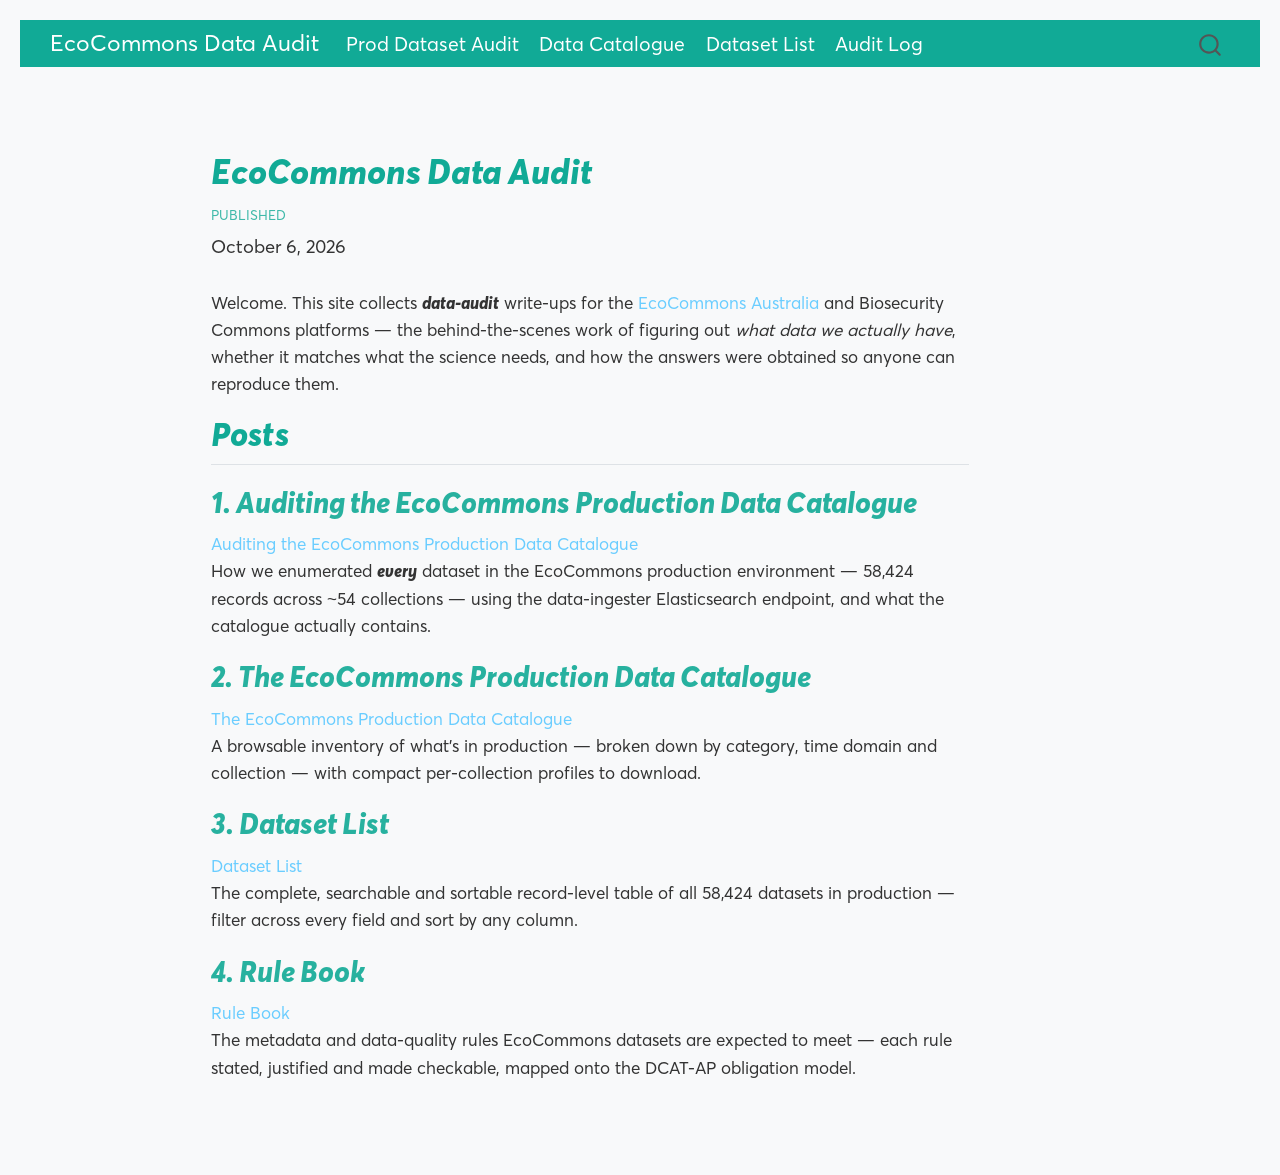
<file: docs/index.html>
<!DOCTYPE html>
<html xmlns="http://www.w3.org/1999/xhtml" lang="en" xml:lang="en"><head>

<meta charset="utf-8">
<meta name="generator" content="quarto-1.6.40">

<meta name="viewport" content="width=device-width, initial-scale=1.0, user-scalable=yes">

<meta name="dcterms.date" content="2026-10-06">

<title>EcoCommons Data Audit</title>
<style>
code{white-space: pre-wrap;}
span.smallcaps{font-variant: small-caps;}
div.columns{display: flex; gap: min(4vw, 1.5em);}
div.column{flex: auto; overflow-x: auto;}
div.hanging-indent{margin-left: 1.5em; text-indent: -1.5em;}
ul.task-list{list-style: none;}
ul.task-list li input[type="checkbox"] {
  width: 0.8em;
  margin: 0 0.8em 0.2em -1em; /* quarto-specific, see https://github.com/quarto-dev/quarto-cli/issues/4556 */ 
  vertical-align: middle;
}
</style>


<script src="site_libs/quarto-nav/quarto-nav.js"></script>
<script src="site_libs/quarto-nav/headroom.min.js"></script>
<script src="site_libs/clipboard/clipboard.min.js"></script>
<script src="site_libs/quarto-search/autocomplete.umd.js"></script>
<script src="site_libs/quarto-search/fuse.min.js"></script>
<script src="site_libs/quarto-search/quarto-search.js"></script>
<meta name="quarto:offset" content="./">
<link href="./https://raw.githubusercontent.com/EcoCommons-Australia-2024-2026/ec-notebook_site_materials/main/images/favicon_square.png" rel="icon" type="image/png">
<script src="site_libs/quarto-html/quarto.js"></script>
<script src="site_libs/quarto-html/popper.min.js"></script>
<script src="site_libs/quarto-html/tippy.umd.min.js"></script>
<script src="site_libs/quarto-html/anchor.min.js"></script>
<link href="site_libs/quarto-html/tippy.css" rel="stylesheet">
<link href="site_libs/quarto-html/quarto-syntax-highlighting-549806ee2085284f45b00abea8c6df48.css" rel="stylesheet" id="quarto-text-highlighting-styles">
<script src="site_libs/bootstrap/bootstrap.min.js"></script>
<link href="site_libs/bootstrap/bootstrap-icons.css" rel="stylesheet">
<link href="site_libs/bootstrap/bootstrap-6bd9cfa162949bde0a231f530c97869d.min.css" rel="stylesheet" append-hash="true" id="quarto-bootstrap" data-mode="light">
<script id="quarto-search-options" type="application/json">{
  "location": "navbar",
  "copy-button": false,
  "collapse-after": 3,
  "panel-placement": "end",
  "type": "overlay",
  "limit": 50,
  "keyboard-shortcut": [
    "f",
    "/",
    "s"
  ],
  "show-item-context": false,
  "language": {
    "search-no-results-text": "No results",
    "search-matching-documents-text": "matching documents",
    "search-copy-link-title": "Copy link to search",
    "search-hide-matches-text": "Hide additional matches",
    "search-more-match-text": "more match in this document",
    "search-more-matches-text": "more matches in this document",
    "search-clear-button-title": "Clear",
    "search-text-placeholder": "",
    "search-detached-cancel-button-title": "Cancel",
    "search-submit-button-title": "Submit",
    "search-label": "Search"
  }
}</script>


<link rel="stylesheet" href="styles/ec_html_template.css">
</head>

<body class="nav-fixed fullcontent">

<div id="quarto-search-results"></div>
  <header id="quarto-header" class="headroom fixed-top">
    <nav class="navbar navbar-expand-lg " data-bs-theme="dark">
      <div class="navbar-container container-fluid">
      <div class="navbar-brand-container mx-auto">
    <a class="navbar-brand" href="./index.html">
    <span class="navbar-title">EcoCommons Data Audit</span>
    </a>
  </div>
            <div id="quarto-search" class="" title="Search"></div>
          <button class="navbar-toggler" type="button" data-bs-toggle="collapse" data-bs-target="#navbarCollapse" aria-controls="navbarCollapse" role="menu" aria-expanded="false" aria-label="Toggle navigation" onclick="if (window.quartoToggleHeadroom) { window.quartoToggleHeadroom(); }">
  <span class="navbar-toggler-icon"></span>
</button>
          <div class="collapse navbar-collapse" id="navbarCollapse">
            <ul class="navbar-nav navbar-nav-scroll me-auto">
  <li class="nav-item">
    <a class="nav-link" href="./ecocommons_prod_data_audit.html"> 
<span class="menu-text">Prod Dataset Audit</span></a>
  </li>  
  <li class="nav-item">
    <a class="nav-link" href="./prod_dataset_catalogue.html"> 
<span class="menu-text">Data Catalogue</span></a>
  </li>  
  <li class="nav-item">
    <a class="nav-link" href="./dataset_list.html"> 
<span class="menu-text">Dataset List</span></a>
  </li>  
  <li class="nav-item">
    <a class="nav-link" href="./audit_log.html"> 
<span class="menu-text">Audit Log</span></a>
  </li>  
</ul>
          </div> <!-- /navcollapse -->
            <div class="quarto-navbar-tools">
</div>
      </div> <!-- /container-fluid -->
    </nav>
</header>
<!-- content -->
<div id="quarto-content" class="quarto-container page-columns page-rows-contents page-layout-article page-navbar">
<!-- sidebar -->
<!-- margin-sidebar -->
    
<!-- main -->
<main class="content" id="quarto-document-content">

<header id="title-block-header" class="quarto-title-block default">
<div class="quarto-title">
<h1 class="title">EcoCommons Data Audit</h1>
</div>



<div class="quarto-title-meta">

    
    <div>
    <div class="quarto-title-meta-heading">Published</div>
    <div class="quarto-title-meta-contents">
      <p class="date">October 6, 2026</p>
    </div>
  </div>
  
    
  </div>
  


</header>


<p>Welcome. This site collects <strong>data-audit</strong> write-ups for the <a href="https://www.ecocommons.org.au/">EcoCommons Australia</a> and Biosecurity Commons platforms — the behind-the-scenes work of figuring out <em>what data we actually have</em>, whether it matches what the science needs, and how the answers were obtained so anyone can reproduce them.</p>
<section id="posts" class="level2">
<h2 class="anchored" data-anchor-id="posts">Posts</h2>
<section id="auditing-the-ecocommons-production-data-catalogue" class="level3">
<h3 class="anchored" data-anchor-id="auditing-the-ecocommons-production-data-catalogue">1. Auditing the EcoCommons Production Data Catalogue</h3>
<p><a href="./ecocommons_prod_data_audit.html">Auditing the EcoCommons Production Data Catalogue</a><br>
How we enumerated <strong>every</strong> dataset in the EcoCommons production environment — 58,424 records across ~54 collections — using the data-ingester Elasticsearch endpoint, and what the catalogue actually contains.</p>
</section>
<section id="the-ecocommons-production-data-catalogue" class="level3">
<h3 class="anchored" data-anchor-id="the-ecocommons-production-data-catalogue">2. The EcoCommons Production Data Catalogue</h3>
<p><a href="./prod_dataset_catalogue.html">The EcoCommons Production Data Catalogue</a><br>
A browsable inventory of what’s in production — broken down by category, time domain and collection — with compact per-collection profiles to download.</p>
</section>
<section id="dataset-list" class="level3">
<h3 class="anchored" data-anchor-id="dataset-list">3. Dataset List</h3>
<p><a href="./dataset_list.html">Dataset List</a><br>
The complete, searchable and sortable record-level table of all 58,424 datasets in production — filter across every field and sort by any column.</p>
</section>
<section id="rule-book" class="level3">
<h3 class="anchored" data-anchor-id="rule-book">4. Rule Book</h3>
<p><a href="./rule_book.html">Rule Book</a><br>
The metadata and data-quality rules EcoCommons datasets are expected to meet — each rule stated, justified and made checkable, mapped onto the DCAT-AP obligation model.</p>


</section>
</section>

</main> <!-- /main -->
<script id="quarto-html-after-body" type="application/javascript">
window.document.addEventListener("DOMContentLoaded", function (event) {
  const toggleBodyColorMode = (bsSheetEl) => {
    const mode = bsSheetEl.getAttribute("data-mode");
    const bodyEl = window.document.querySelector("body");
    if (mode === "dark") {
      bodyEl.classList.add("quarto-dark");
      bodyEl.classList.remove("quarto-light");
    } else {
      bodyEl.classList.add("quarto-light");
      bodyEl.classList.remove("quarto-dark");
    }
  }
  const toggleBodyColorPrimary = () => {
    const bsSheetEl = window.document.querySelector("link#quarto-bootstrap");
    if (bsSheetEl) {
      toggleBodyColorMode(bsSheetEl);
    }
  }
  toggleBodyColorPrimary();  
  const icon = "";
  const anchorJS = new window.AnchorJS();
  anchorJS.options = {
    placement: 'right',
    icon: icon
  };
  anchorJS.add('.anchored');
  const isCodeAnnotation = (el) => {
    for (const clz of el.classList) {
      if (clz.startsWith('code-annotation-')) {                     
        return true;
      }
    }
    return false;
  }
  const onCopySuccess = function(e) {
    // button target
    const button = e.trigger;
    // don't keep focus
    button.blur();
    // flash "checked"
    button.classList.add('code-copy-button-checked');
    var currentTitle = button.getAttribute("title");
    button.setAttribute("title", "Copied!");
    let tooltip;
    if (window.bootstrap) {
      button.setAttribute("data-bs-toggle", "tooltip");
      button.setAttribute("data-bs-placement", "left");
      button.setAttribute("data-bs-title", "Copied!");
      tooltip = new bootstrap.Tooltip(button, 
        { trigger: "manual", 
          customClass: "code-copy-button-tooltip",
          offset: [0, -8]});
      tooltip.show();    
    }
    setTimeout(function() {
      if (tooltip) {
        tooltip.hide();
        button.removeAttribute("data-bs-title");
        button.removeAttribute("data-bs-toggle");
        button.removeAttribute("data-bs-placement");
      }
      button.setAttribute("title", currentTitle);
      button.classList.remove('code-copy-button-checked');
    }, 1000);
    // clear code selection
    e.clearSelection();
  }
  const getTextToCopy = function(trigger) {
      const codeEl = trigger.previousElementSibling.cloneNode(true);
      for (const childEl of codeEl.children) {
        if (isCodeAnnotation(childEl)) {
          childEl.remove();
        }
      }
      return codeEl.innerText;
  }
  const clipboard = new window.ClipboardJS('.code-copy-button:not([data-in-quarto-modal])', {
    text: getTextToCopy
  });
  clipboard.on('success', onCopySuccess);
  if (window.document.getElementById('quarto-embedded-source-code-modal')) {
    const clipboardModal = new window.ClipboardJS('.code-copy-button[data-in-quarto-modal]', {
      text: getTextToCopy,
      container: window.document.getElementById('quarto-embedded-source-code-modal')
    });
    clipboardModal.on('success', onCopySuccess);
  }
    var localhostRegex = new RegExp(/^(?:http|https):\/\/localhost\:?[0-9]*\//);
    var mailtoRegex = new RegExp(/^mailto:/);
      var filterRegex = new RegExp('/' + window.location.host + '/');
    var isInternal = (href) => {
        return filterRegex.test(href) || localhostRegex.test(href) || mailtoRegex.test(href);
    }
    // Inspect non-navigation links and adorn them if external
 	var links = window.document.querySelectorAll('a[href]:not(.nav-link):not(.navbar-brand):not(.toc-action):not(.sidebar-link):not(.sidebar-item-toggle):not(.pagination-link):not(.no-external):not([aria-hidden]):not(.dropdown-item):not(.quarto-navigation-tool):not(.about-link)');
    for (var i=0; i<links.length; i++) {
      const link = links[i];
      if (!isInternal(link.href)) {
        // undo the damage that might have been done by quarto-nav.js in the case of
        // links that we want to consider external
        if (link.dataset.originalHref !== undefined) {
          link.href = link.dataset.originalHref;
        }
      }
    }
  function tippyHover(el, contentFn, onTriggerFn, onUntriggerFn) {
    const config = {
      allowHTML: true,
      maxWidth: 500,
      delay: 100,
      arrow: false,
      appendTo: function(el) {
          return el.parentElement;
      },
      interactive: true,
      interactiveBorder: 10,
      theme: 'quarto',
      placement: 'bottom-start',
    };
    if (contentFn) {
      config.content = contentFn;
    }
    if (onTriggerFn) {
      config.onTrigger = onTriggerFn;
    }
    if (onUntriggerFn) {
      config.onUntrigger = onUntriggerFn;
    }
    window.tippy(el, config); 
  }
  const noterefs = window.document.querySelectorAll('a[role="doc-noteref"]');
  for (var i=0; i<noterefs.length; i++) {
    const ref = noterefs[i];
    tippyHover(ref, function() {
      // use id or data attribute instead here
      let href = ref.getAttribute('data-footnote-href') || ref.getAttribute('href');
      try { href = new URL(href).hash; } catch {}
      const id = href.replace(/^#\/?/, "");
      const note = window.document.getElementById(id);
      if (note) {
        return note.innerHTML;
      } else {
        return "";
      }
    });
  }
  const xrefs = window.document.querySelectorAll('a.quarto-xref');
  const processXRef = (id, note) => {
    // Strip column container classes
    const stripColumnClz = (el) => {
      el.classList.remove("page-full", "page-columns");
      if (el.children) {
        for (const child of el.children) {
          stripColumnClz(child);
        }
      }
    }
    stripColumnClz(note)
    if (id === null || id.startsWith('sec-')) {
      // Special case sections, only their first couple elements
      const container = document.createElement("div");
      if (note.children && note.children.length > 2) {
        container.appendChild(note.children[0].cloneNode(true));
        for (let i = 1; i < note.children.length; i++) {
          const child = note.children[i];
          if (child.tagName === "P" && child.innerText === "") {
            continue;
          } else {
            container.appendChild(child.cloneNode(true));
            break;
          }
        }
        if (window.Quarto?.typesetMath) {
          window.Quarto.typesetMath(container);
        }
        return container.innerHTML
      } else {
        if (window.Quarto?.typesetMath) {
          window.Quarto.typesetMath(note);
        }
        return note.innerHTML;
      }
    } else {
      // Remove any anchor links if they are present
      const anchorLink = note.querySelector('a.anchorjs-link');
      if (anchorLink) {
        anchorLink.remove();
      }
      if (window.Quarto?.typesetMath) {
        window.Quarto.typesetMath(note);
      }
      if (note.classList.contains("callout")) {
        return note.outerHTML;
      } else {
        return note.innerHTML;
      }
    }
  }
  for (var i=0; i<xrefs.length; i++) {
    const xref = xrefs[i];
    tippyHover(xref, undefined, function(instance) {
      instance.disable();
      let url = xref.getAttribute('href');
      let hash = undefined; 
      if (url.startsWith('#')) {
        hash = url;
      } else {
        try { hash = new URL(url).hash; } catch {}
      }
      if (hash) {
        const id = hash.replace(/^#\/?/, "");
        const note = window.document.getElementById(id);
        if (note !== null) {
          try {
            const html = processXRef(id, note.cloneNode(true));
            instance.setContent(html);
          } finally {
            instance.enable();
            instance.show();
          }
        } else {
          // See if we can fetch this
          fetch(url.split('#')[0])
          .then(res => res.text())
          .then(html => {
            const parser = new DOMParser();
            const htmlDoc = parser.parseFromString(html, "text/html");
            const note = htmlDoc.getElementById(id);
            if (note !== null) {
              const html = processXRef(id, note);
              instance.setContent(html);
            } 
          }).finally(() => {
            instance.enable();
            instance.show();
          });
        }
      } else {
        // See if we can fetch a full url (with no hash to target)
        // This is a special case and we should probably do some content thinning / targeting
        fetch(url)
        .then(res => res.text())
        .then(html => {
          const parser = new DOMParser();
          const htmlDoc = parser.parseFromString(html, "text/html");
          const note = htmlDoc.querySelector('main.content');
          if (note !== null) {
            // This should only happen for chapter cross references
            // (since there is no id in the URL)
            // remove the first header
            if (note.children.length > 0 && note.children[0].tagName === "HEADER") {
              note.children[0].remove();
            }
            const html = processXRef(null, note);
            instance.setContent(html);
          } 
        }).finally(() => {
          instance.enable();
          instance.show();
        });
      }
    }, function(instance) {
    });
  }
      let selectedAnnoteEl;
      const selectorForAnnotation = ( cell, annotation) => {
        let cellAttr = 'data-code-cell="' + cell + '"';
        let lineAttr = 'data-code-annotation="' +  annotation + '"';
        const selector = 'span[' + cellAttr + '][' + lineAttr + ']';
        return selector;
      }
      const selectCodeLines = (annoteEl) => {
        const doc = window.document;
        const targetCell = annoteEl.getAttribute("data-target-cell");
        const targetAnnotation = annoteEl.getAttribute("data-target-annotation");
        const annoteSpan = window.document.querySelector(selectorForAnnotation(targetCell, targetAnnotation));
        const lines = annoteSpan.getAttribute("data-code-lines").split(",");
        const lineIds = lines.map((line) => {
          return targetCell + "-" + line;
        })
        let top = null;
        let height = null;
        let parent = null;
        if (lineIds.length > 0) {
            //compute the position of the single el (top and bottom and make a div)
            const el = window.document.getElementById(lineIds[0]);
            top = el.offsetTop;
            height = el.offsetHeight;
            parent = el.parentElement.parentElement;
          if (lineIds.length > 1) {
            const lastEl = window.document.getElementById(lineIds[lineIds.length - 1]);
            const bottom = lastEl.offsetTop + lastEl.offsetHeight;
            height = bottom - top;
          }
          if (top !== null && height !== null && parent !== null) {
            // cook up a div (if necessary) and position it 
            let div = window.document.getElementById("code-annotation-line-highlight");
            if (div === null) {
              div = window.document.createElement("div");
              div.setAttribute("id", "code-annotation-line-highlight");
              div.style.position = 'absolute';
              parent.appendChild(div);
            }
            div.style.top = top - 2 + "px";
            div.style.height = height + 4 + "px";
            div.style.left = 0;
            let gutterDiv = window.document.getElementById("code-annotation-line-highlight-gutter");
            if (gutterDiv === null) {
              gutterDiv = window.document.createElement("div");
              gutterDiv.setAttribute("id", "code-annotation-line-highlight-gutter");
              gutterDiv.style.position = 'absolute';
              const codeCell = window.document.getElementById(targetCell);
              const gutter = codeCell.querySelector('.code-annotation-gutter');
              gutter.appendChild(gutterDiv);
            }
            gutterDiv.style.top = top - 2 + "px";
            gutterDiv.style.height = height + 4 + "px";
          }
          selectedAnnoteEl = annoteEl;
        }
      };
      const unselectCodeLines = () => {
        const elementsIds = ["code-annotation-line-highlight", "code-annotation-line-highlight-gutter"];
        elementsIds.forEach((elId) => {
          const div = window.document.getElementById(elId);
          if (div) {
            div.remove();
          }
        });
        selectedAnnoteEl = undefined;
      };
        // Handle positioning of the toggle
    window.addEventListener(
      "resize",
      throttle(() => {
        elRect = undefined;
        if (selectedAnnoteEl) {
          selectCodeLines(selectedAnnoteEl);
        }
      }, 10)
    );
    function throttle(fn, ms) {
    let throttle = false;
    let timer;
      return (...args) => {
        if(!throttle) { // first call gets through
            fn.apply(this, args);
            throttle = true;
        } else { // all the others get throttled
            if(timer) clearTimeout(timer); // cancel #2
            timer = setTimeout(() => {
              fn.apply(this, args);
              timer = throttle = false;
            }, ms);
        }
      };
    }
      // Attach click handler to the DT
      const annoteDls = window.document.querySelectorAll('dt[data-target-cell]');
      for (const annoteDlNode of annoteDls) {
        annoteDlNode.addEventListener('click', (event) => {
          const clickedEl = event.target;
          if (clickedEl !== selectedAnnoteEl) {
            unselectCodeLines();
            const activeEl = window.document.querySelector('dt[data-target-cell].code-annotation-active');
            if (activeEl) {
              activeEl.classList.remove('code-annotation-active');
            }
            selectCodeLines(clickedEl);
            clickedEl.classList.add('code-annotation-active');
          } else {
            // Unselect the line
            unselectCodeLines();
            clickedEl.classList.remove('code-annotation-active');
          }
        });
      }
  const findCites = (el) => {
    const parentEl = el.parentElement;
    if (parentEl) {
      const cites = parentEl.dataset.cites;
      if (cites) {
        return {
          el,
          cites: cites.split(' ')
        };
      } else {
        return findCites(el.parentElement)
      }
    } else {
      return undefined;
    }
  };
  var bibliorefs = window.document.querySelectorAll('a[role="doc-biblioref"]');
  for (var i=0; i<bibliorefs.length; i++) {
    const ref = bibliorefs[i];
    const citeInfo = findCites(ref);
    if (citeInfo) {
      tippyHover(citeInfo.el, function() {
        var popup = window.document.createElement('div');
        citeInfo.cites.forEach(function(cite) {
          var citeDiv = window.document.createElement('div');
          citeDiv.classList.add('hanging-indent');
          citeDiv.classList.add('csl-entry');
          var biblioDiv = window.document.getElementById('ref-' + cite);
          if (biblioDiv) {
            citeDiv.innerHTML = biblioDiv.innerHTML;
          }
          popup.appendChild(citeDiv);
        });
        return popup.innerHTML;
      });
    }
  }
});
</script>
</div> <!-- /content -->




</body></html>
</file>
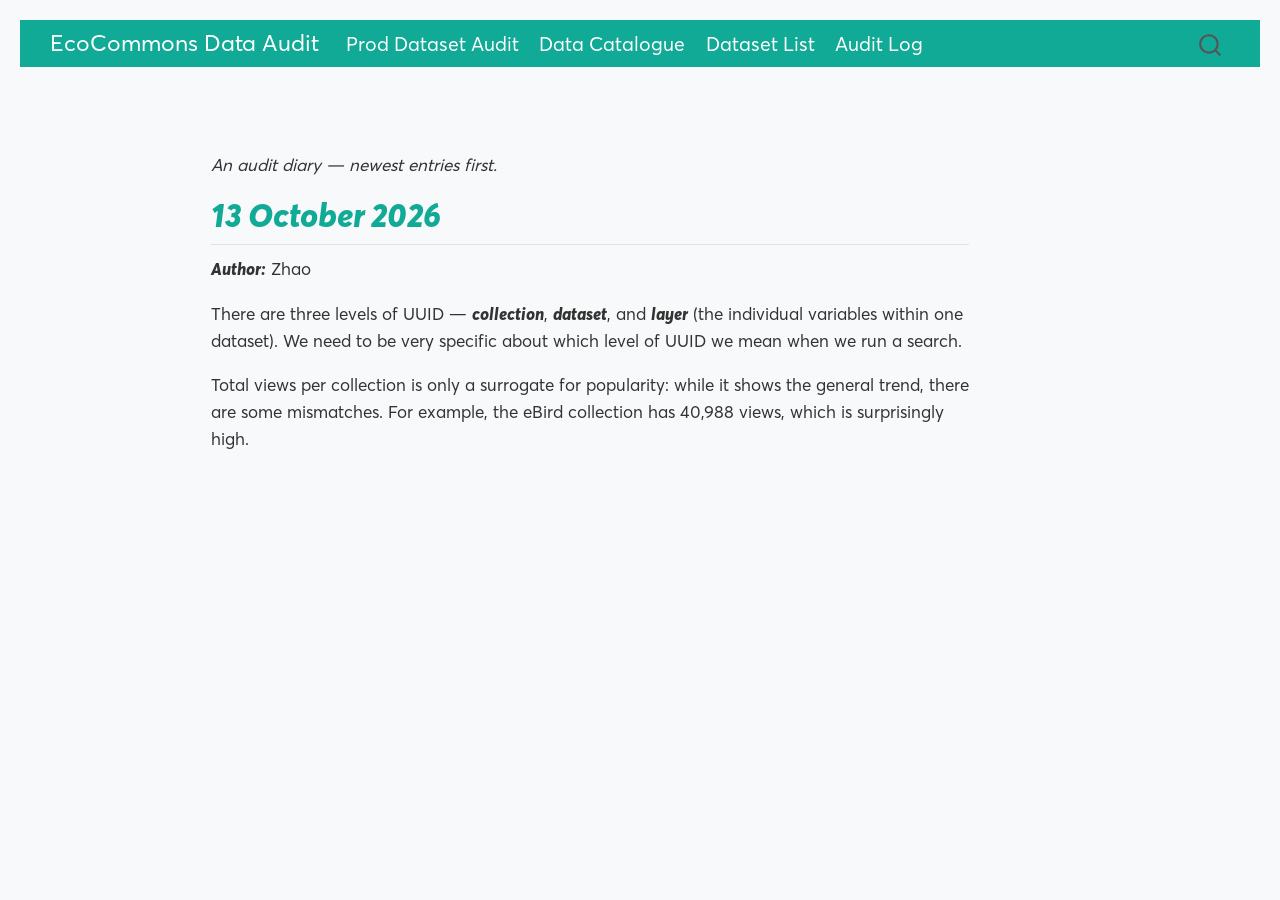
<file: docs/audit_log.html>
<!DOCTYPE html>
<html xmlns="http://www.w3.org/1999/xhtml" lang="en" xml:lang="en"><head>

<meta charset="utf-8">
<meta name="generator" content="quarto-1.6.40">

<meta name="viewport" content="width=device-width, initial-scale=1.0, user-scalable=yes">

<meta name="dcterms.date" content="2026-10-13">
<meta name="description" content="A dated, append-only log of changes to the EcoCommons data audit — what was checked or changed, why, and by whom — maintained across each audit pass.">

<title>Dataset Audit Log – EcoCommons Data Audit</title>
<style>
code{white-space: pre-wrap;}
span.smallcaps{font-variant: small-caps;}
div.columns{display: flex; gap: min(4vw, 1.5em);}
div.column{flex: auto; overflow-x: auto;}
div.hanging-indent{margin-left: 1.5em; text-indent: -1.5em;}
ul.task-list{list-style: none;}
ul.task-list li input[type="checkbox"] {
  width: 0.8em;
  margin: 0 0.8em 0.2em -1em; /* quarto-specific, see https://github.com/quarto-dev/quarto-cli/issues/4556 */ 
  vertical-align: middle;
}
</style>


<script src="site_libs/quarto-nav/quarto-nav.js"></script>
<script src="site_libs/quarto-nav/headroom.min.js"></script>
<script src="site_libs/clipboard/clipboard.min.js"></script>
<script src="site_libs/quarto-search/autocomplete.umd.js"></script>
<script src="site_libs/quarto-search/fuse.min.js"></script>
<script src="site_libs/quarto-search/quarto-search.js"></script>
<meta name="quarto:offset" content="./">
<link href="./https://raw.githubusercontent.com/EcoCommons-Australia-2024-2026/ec-notebook_site_materials/main/images/favicon_square.png" rel="icon" type="image/png">
<script src="site_libs/quarto-html/quarto.js"></script>
<script src="site_libs/quarto-html/popper.min.js"></script>
<script src="site_libs/quarto-html/tippy.umd.min.js"></script>
<script src="site_libs/quarto-html/anchor.min.js"></script>
<link href="site_libs/quarto-html/tippy.css" rel="stylesheet">
<link href="site_libs/quarto-html/quarto-syntax-highlighting-549806ee2085284f45b00abea8c6df48.css" rel="stylesheet" id="quarto-text-highlighting-styles">
<script src="site_libs/bootstrap/bootstrap.min.js"></script>
<link href="site_libs/bootstrap/bootstrap-icons.css" rel="stylesheet">
<link href="site_libs/bootstrap/bootstrap-6bd9cfa162949bde0a231f530c97869d.min.css" rel="stylesheet" append-hash="true" id="quarto-bootstrap" data-mode="light">
<script id="quarto-search-options" type="application/json">{
  "location": "navbar",
  "copy-button": false,
  "collapse-after": 3,
  "panel-placement": "end",
  "type": "overlay",
  "limit": 50,
  "keyboard-shortcut": [
    "f",
    "/",
    "s"
  ],
  "show-item-context": false,
  "language": {
    "search-no-results-text": "No results",
    "search-matching-documents-text": "matching documents",
    "search-copy-link-title": "Copy link to search",
    "search-hide-matches-text": "Hide additional matches",
    "search-more-match-text": "more match in this document",
    "search-more-matches-text": "more matches in this document",
    "search-clear-button-title": "Clear",
    "search-text-placeholder": "",
    "search-detached-cancel-button-title": "Cancel",
    "search-submit-button-title": "Submit",
    "search-label": "Search"
  }
}</script>


<link rel="stylesheet" href="styles/ec_html_template.css">
</head>

<body class="nav-fixed fullcontent">

<div id="quarto-search-results"></div>
  <header id="quarto-header" class="headroom fixed-top">
    <nav class="navbar navbar-expand-lg " data-bs-theme="dark">
      <div class="navbar-container container-fluid">
      <div class="navbar-brand-container mx-auto">
    <a class="navbar-brand" href="./index.html">
    <span class="navbar-title">EcoCommons Data Audit</span>
    </a>
  </div>
            <div id="quarto-search" class="" title="Search"></div>
          <button class="navbar-toggler" type="button" data-bs-toggle="collapse" data-bs-target="#navbarCollapse" aria-controls="navbarCollapse" role="menu" aria-expanded="false" aria-label="Toggle navigation" onclick="if (window.quartoToggleHeadroom) { window.quartoToggleHeadroom(); }">
  <span class="navbar-toggler-icon"></span>
</button>
          <div class="collapse navbar-collapse" id="navbarCollapse">
            <ul class="navbar-nav navbar-nav-scroll me-auto">
  <li class="nav-item">
    <a class="nav-link" href="./ecocommons_prod_data_audit.html"> 
<span class="menu-text">Prod Dataset Audit</span></a>
  </li>  
  <li class="nav-item">
    <a class="nav-link" href="./prod_dataset_catalogue.html"> 
<span class="menu-text">Data Catalogue</span></a>
  </li>  
  <li class="nav-item">
    <a class="nav-link" href="./dataset_list.html"> 
<span class="menu-text">Dataset List</span></a>
  </li>  
  <li class="nav-item">
    <a class="nav-link active" href="./audit_log.html" aria-current="page"> 
<span class="menu-text">Audit Log</span></a>
  </li>  
</ul>
          </div> <!-- /navcollapse -->
            <div class="quarto-navbar-tools">
</div>
      </div> <!-- /container-fluid -->
    </nav>
</header>
<!-- content -->
<div id="quarto-content" class="quarto-container page-columns page-rows-contents page-layout-article page-navbar">
<!-- sidebar -->
<!-- margin-sidebar -->
    
<!-- main -->
<main class="content" id="quarto-document-content">

<header id="title-block-header" class="quarto-title-block default">
<div class="quarto-title">
<h1 class="title">Dataset Audit Log</h1>
<p class="subtitle lead">A running record of audit activity, catalogue changes and data-quality findings</p>
</div>

<div>
  <div class="description">
    A dated, append-only log of changes to the EcoCommons data audit — what was checked or changed, why, and by whom — maintained across each audit pass.
  </div>
</div>


<div class="quarto-title-meta">

    
    <div>
    <div class="quarto-title-meta-heading">Published</div>
    <div class="quarto-title-meta-contents">
      <p class="date">October 13, 2026</p>
    </div>
  </div>
  
    
  </div>
  


</header>


<style>
/* This page: hide the title block (title / subtitle / description / date)
   so the page opens directly on the log. The page title is still used for
   the navbar tab and the browser tab via the YAML `title`. */
#title-block-header { display: none; }
</style>
<p><em>An audit diary — newest entries first.</em></p>
<section id="october-2026" class="level2">
<h2 class="anchored" data-anchor-id="october-2026">13 October 2026</h2>
<p><strong>Author:</strong> Zhao</p>
<p>There are three levels of UUID — <strong>collection</strong>, <strong>dataset</strong>, and <strong>layer</strong> (the individual variables within one dataset). We need to be very specific about which level of UUID we mean when we run a search.</p>
<p>Total views per collection is only a surrogate for popularity: while it shows the general trend, there are some mismatches. For example, the eBird collection has 40,988 views, which is surprisingly high.</p>


</section>

</main> <!-- /main -->
<script id="quarto-html-after-body" type="application/javascript">
window.document.addEventListener("DOMContentLoaded", function (event) {
  const toggleBodyColorMode = (bsSheetEl) => {
    const mode = bsSheetEl.getAttribute("data-mode");
    const bodyEl = window.document.querySelector("body");
    if (mode === "dark") {
      bodyEl.classList.add("quarto-dark");
      bodyEl.classList.remove("quarto-light");
    } else {
      bodyEl.classList.add("quarto-light");
      bodyEl.classList.remove("quarto-dark");
    }
  }
  const toggleBodyColorPrimary = () => {
    const bsSheetEl = window.document.querySelector("link#quarto-bootstrap");
    if (bsSheetEl) {
      toggleBodyColorMode(bsSheetEl);
    }
  }
  toggleBodyColorPrimary();  
  const icon = "";
  const anchorJS = new window.AnchorJS();
  anchorJS.options = {
    placement: 'right',
    icon: icon
  };
  anchorJS.add('.anchored');
  const isCodeAnnotation = (el) => {
    for (const clz of el.classList) {
      if (clz.startsWith('code-annotation-')) {                     
        return true;
      }
    }
    return false;
  }
  const onCopySuccess = function(e) {
    // button target
    const button = e.trigger;
    // don't keep focus
    button.blur();
    // flash "checked"
    button.classList.add('code-copy-button-checked');
    var currentTitle = button.getAttribute("title");
    button.setAttribute("title", "Copied!");
    let tooltip;
    if (window.bootstrap) {
      button.setAttribute("data-bs-toggle", "tooltip");
      button.setAttribute("data-bs-placement", "left");
      button.setAttribute("data-bs-title", "Copied!");
      tooltip = new bootstrap.Tooltip(button, 
        { trigger: "manual", 
          customClass: "code-copy-button-tooltip",
          offset: [0, -8]});
      tooltip.show();    
    }
    setTimeout(function() {
      if (tooltip) {
        tooltip.hide();
        button.removeAttribute("data-bs-title");
        button.removeAttribute("data-bs-toggle");
        button.removeAttribute("data-bs-placement");
      }
      button.setAttribute("title", currentTitle);
      button.classList.remove('code-copy-button-checked');
    }, 1000);
    // clear code selection
    e.clearSelection();
  }
  const getTextToCopy = function(trigger) {
      const codeEl = trigger.previousElementSibling.cloneNode(true);
      for (const childEl of codeEl.children) {
        if (isCodeAnnotation(childEl)) {
          childEl.remove();
        }
      }
      return codeEl.innerText;
  }
  const clipboard = new window.ClipboardJS('.code-copy-button:not([data-in-quarto-modal])', {
    text: getTextToCopy
  });
  clipboard.on('success', onCopySuccess);
  if (window.document.getElementById('quarto-embedded-source-code-modal')) {
    const clipboardModal = new window.ClipboardJS('.code-copy-button[data-in-quarto-modal]', {
      text: getTextToCopy,
      container: window.document.getElementById('quarto-embedded-source-code-modal')
    });
    clipboardModal.on('success', onCopySuccess);
  }
    var localhostRegex = new RegExp(/^(?:http|https):\/\/localhost\:?[0-9]*\//);
    var mailtoRegex = new RegExp(/^mailto:/);
      var filterRegex = new RegExp('/' + window.location.host + '/');
    var isInternal = (href) => {
        return filterRegex.test(href) || localhostRegex.test(href) || mailtoRegex.test(href);
    }
    // Inspect non-navigation links and adorn them if external
 	var links = window.document.querySelectorAll('a[href]:not(.nav-link):not(.navbar-brand):not(.toc-action):not(.sidebar-link):not(.sidebar-item-toggle):not(.pagination-link):not(.no-external):not([aria-hidden]):not(.dropdown-item):not(.quarto-navigation-tool):not(.about-link)');
    for (var i=0; i<links.length; i++) {
      const link = links[i];
      if (!isInternal(link.href)) {
        // undo the damage that might have been done by quarto-nav.js in the case of
        // links that we want to consider external
        if (link.dataset.originalHref !== undefined) {
          link.href = link.dataset.originalHref;
        }
      }
    }
  function tippyHover(el, contentFn, onTriggerFn, onUntriggerFn) {
    const config = {
      allowHTML: true,
      maxWidth: 500,
      delay: 100,
      arrow: false,
      appendTo: function(el) {
          return el.parentElement;
      },
      interactive: true,
      interactiveBorder: 10,
      theme: 'quarto',
      placement: 'bottom-start',
    };
    if (contentFn) {
      config.content = contentFn;
    }
    if (onTriggerFn) {
      config.onTrigger = onTriggerFn;
    }
    if (onUntriggerFn) {
      config.onUntrigger = onUntriggerFn;
    }
    window.tippy(el, config); 
  }
  const noterefs = window.document.querySelectorAll('a[role="doc-noteref"]');
  for (var i=0; i<noterefs.length; i++) {
    const ref = noterefs[i];
    tippyHover(ref, function() {
      // use id or data attribute instead here
      let href = ref.getAttribute('data-footnote-href') || ref.getAttribute('href');
      try { href = new URL(href).hash; } catch {}
      const id = href.replace(/^#\/?/, "");
      const note = window.document.getElementById(id);
      if (note) {
        return note.innerHTML;
      } else {
        return "";
      }
    });
  }
  const xrefs = window.document.querySelectorAll('a.quarto-xref');
  const processXRef = (id, note) => {
    // Strip column container classes
    const stripColumnClz = (el) => {
      el.classList.remove("page-full", "page-columns");
      if (el.children) {
        for (const child of el.children) {
          stripColumnClz(child);
        }
      }
    }
    stripColumnClz(note)
    if (id === null || id.startsWith('sec-')) {
      // Special case sections, only their first couple elements
      const container = document.createElement("div");
      if (note.children && note.children.length > 2) {
        container.appendChild(note.children[0].cloneNode(true));
        for (let i = 1; i < note.children.length; i++) {
          const child = note.children[i];
          if (child.tagName === "P" && child.innerText === "") {
            continue;
          } else {
            container.appendChild(child.cloneNode(true));
            break;
          }
        }
        if (window.Quarto?.typesetMath) {
          window.Quarto.typesetMath(container);
        }
        return container.innerHTML
      } else {
        if (window.Quarto?.typesetMath) {
          window.Quarto.typesetMath(note);
        }
        return note.innerHTML;
      }
    } else {
      // Remove any anchor links if they are present
      const anchorLink = note.querySelector('a.anchorjs-link');
      if (anchorLink) {
        anchorLink.remove();
      }
      if (window.Quarto?.typesetMath) {
        window.Quarto.typesetMath(note);
      }
      if (note.classList.contains("callout")) {
        return note.outerHTML;
      } else {
        return note.innerHTML;
      }
    }
  }
  for (var i=0; i<xrefs.length; i++) {
    const xref = xrefs[i];
    tippyHover(xref, undefined, function(instance) {
      instance.disable();
      let url = xref.getAttribute('href');
      let hash = undefined; 
      if (url.startsWith('#')) {
        hash = url;
      } else {
        try { hash = new URL(url).hash; } catch {}
      }
      if (hash) {
        const id = hash.replace(/^#\/?/, "");
        const note = window.document.getElementById(id);
        if (note !== null) {
          try {
            const html = processXRef(id, note.cloneNode(true));
            instance.setContent(html);
          } finally {
            instance.enable();
            instance.show();
          }
        } else {
          // See if we can fetch this
          fetch(url.split('#')[0])
          .then(res => res.text())
          .then(html => {
            const parser = new DOMParser();
            const htmlDoc = parser.parseFromString(html, "text/html");
            const note = htmlDoc.getElementById(id);
            if (note !== null) {
              const html = processXRef(id, note);
              instance.setContent(html);
            } 
          }).finally(() => {
            instance.enable();
            instance.show();
          });
        }
      } else {
        // See if we can fetch a full url (with no hash to target)
        // This is a special case and we should probably do some content thinning / targeting
        fetch(url)
        .then(res => res.text())
        .then(html => {
          const parser = new DOMParser();
          const htmlDoc = parser.parseFromString(html, "text/html");
          const note = htmlDoc.querySelector('main.content');
          if (note !== null) {
            // This should only happen for chapter cross references
            // (since there is no id in the URL)
            // remove the first header
            if (note.children.length > 0 && note.children[0].tagName === "HEADER") {
              note.children[0].remove();
            }
            const html = processXRef(null, note);
            instance.setContent(html);
          } 
        }).finally(() => {
          instance.enable();
          instance.show();
        });
      }
    }, function(instance) {
    });
  }
      let selectedAnnoteEl;
      const selectorForAnnotation = ( cell, annotation) => {
        let cellAttr = 'data-code-cell="' + cell + '"';
        let lineAttr = 'data-code-annotation="' +  annotation + '"';
        const selector = 'span[' + cellAttr + '][' + lineAttr + ']';
        return selector;
      }
      const selectCodeLines = (annoteEl) => {
        const doc = window.document;
        const targetCell = annoteEl.getAttribute("data-target-cell");
        const targetAnnotation = annoteEl.getAttribute("data-target-annotation");
        const annoteSpan = window.document.querySelector(selectorForAnnotation(targetCell, targetAnnotation));
        const lines = annoteSpan.getAttribute("data-code-lines").split(",");
        const lineIds = lines.map((line) => {
          return targetCell + "-" + line;
        })
        let top = null;
        let height = null;
        let parent = null;
        if (lineIds.length > 0) {
            //compute the position of the single el (top and bottom and make a div)
            const el = window.document.getElementById(lineIds[0]);
            top = el.offsetTop;
            height = el.offsetHeight;
            parent = el.parentElement.parentElement;
          if (lineIds.length > 1) {
            const lastEl = window.document.getElementById(lineIds[lineIds.length - 1]);
            const bottom = lastEl.offsetTop + lastEl.offsetHeight;
            height = bottom - top;
          }
          if (top !== null && height !== null && parent !== null) {
            // cook up a div (if necessary) and position it 
            let div = window.document.getElementById("code-annotation-line-highlight");
            if (div === null) {
              div = window.document.createElement("div");
              div.setAttribute("id", "code-annotation-line-highlight");
              div.style.position = 'absolute';
              parent.appendChild(div);
            }
            div.style.top = top - 2 + "px";
            div.style.height = height + 4 + "px";
            div.style.left = 0;
            let gutterDiv = window.document.getElementById("code-annotation-line-highlight-gutter");
            if (gutterDiv === null) {
              gutterDiv = window.document.createElement("div");
              gutterDiv.setAttribute("id", "code-annotation-line-highlight-gutter");
              gutterDiv.style.position = 'absolute';
              const codeCell = window.document.getElementById(targetCell);
              const gutter = codeCell.querySelector('.code-annotation-gutter');
              gutter.appendChild(gutterDiv);
            }
            gutterDiv.style.top = top - 2 + "px";
            gutterDiv.style.height = height + 4 + "px";
          }
          selectedAnnoteEl = annoteEl;
        }
      };
      const unselectCodeLines = () => {
        const elementsIds = ["code-annotation-line-highlight", "code-annotation-line-highlight-gutter"];
        elementsIds.forEach((elId) => {
          const div = window.document.getElementById(elId);
          if (div) {
            div.remove();
          }
        });
        selectedAnnoteEl = undefined;
      };
        // Handle positioning of the toggle
    window.addEventListener(
      "resize",
      throttle(() => {
        elRect = undefined;
        if (selectedAnnoteEl) {
          selectCodeLines(selectedAnnoteEl);
        }
      }, 10)
    );
    function throttle(fn, ms) {
    let throttle = false;
    let timer;
      return (...args) => {
        if(!throttle) { // first call gets through
            fn.apply(this, args);
            throttle = true;
        } else { // all the others get throttled
            if(timer) clearTimeout(timer); // cancel #2
            timer = setTimeout(() => {
              fn.apply(this, args);
              timer = throttle = false;
            }, ms);
        }
      };
    }
      // Attach click handler to the DT
      const annoteDls = window.document.querySelectorAll('dt[data-target-cell]');
      for (const annoteDlNode of annoteDls) {
        annoteDlNode.addEventListener('click', (event) => {
          const clickedEl = event.target;
          if (clickedEl !== selectedAnnoteEl) {
            unselectCodeLines();
            const activeEl = window.document.querySelector('dt[data-target-cell].code-annotation-active');
            if (activeEl) {
              activeEl.classList.remove('code-annotation-active');
            }
            selectCodeLines(clickedEl);
            clickedEl.classList.add('code-annotation-active');
          } else {
            // Unselect the line
            unselectCodeLines();
            clickedEl.classList.remove('code-annotation-active');
          }
        });
      }
  const findCites = (el) => {
    const parentEl = el.parentElement;
    if (parentEl) {
      const cites = parentEl.dataset.cites;
      if (cites) {
        return {
          el,
          cites: cites.split(' ')
        };
      } else {
        return findCites(el.parentElement)
      }
    } else {
      return undefined;
    }
  };
  var bibliorefs = window.document.querySelectorAll('a[role="doc-biblioref"]');
  for (var i=0; i<bibliorefs.length; i++) {
    const ref = bibliorefs[i];
    const citeInfo = findCites(ref);
    if (citeInfo) {
      tippyHover(citeInfo.el, function() {
        var popup = window.document.createElement('div');
        citeInfo.cites.forEach(function(cite) {
          var citeDiv = window.document.createElement('div');
          citeDiv.classList.add('hanging-indent');
          citeDiv.classList.add('csl-entry');
          var biblioDiv = window.document.getElementById('ref-' + cite);
          if (biblioDiv) {
            citeDiv.innerHTML = biblioDiv.innerHTML;
          }
          popup.appendChild(citeDiv);
        });
        return popup.innerHTML;
      });
    }
  }
});
</script>
</div> <!-- /content -->




</body></html>
</file>
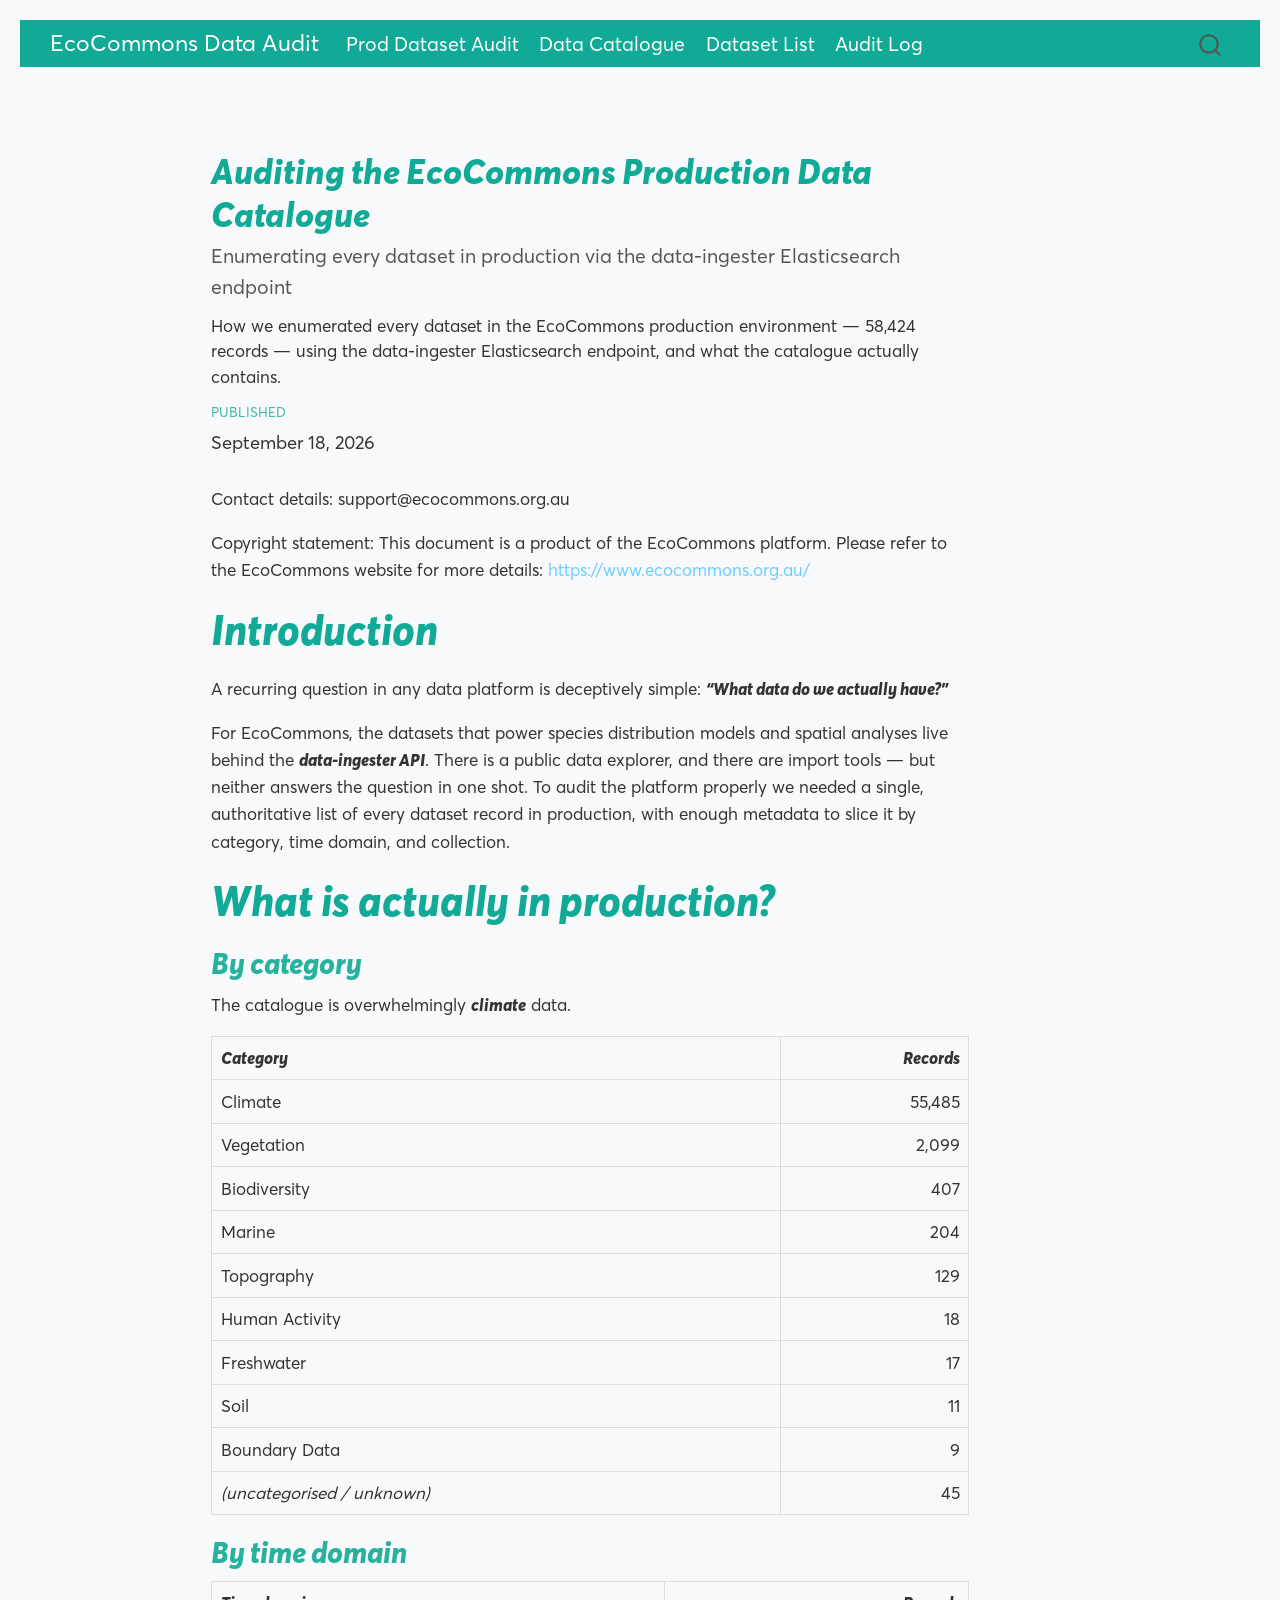
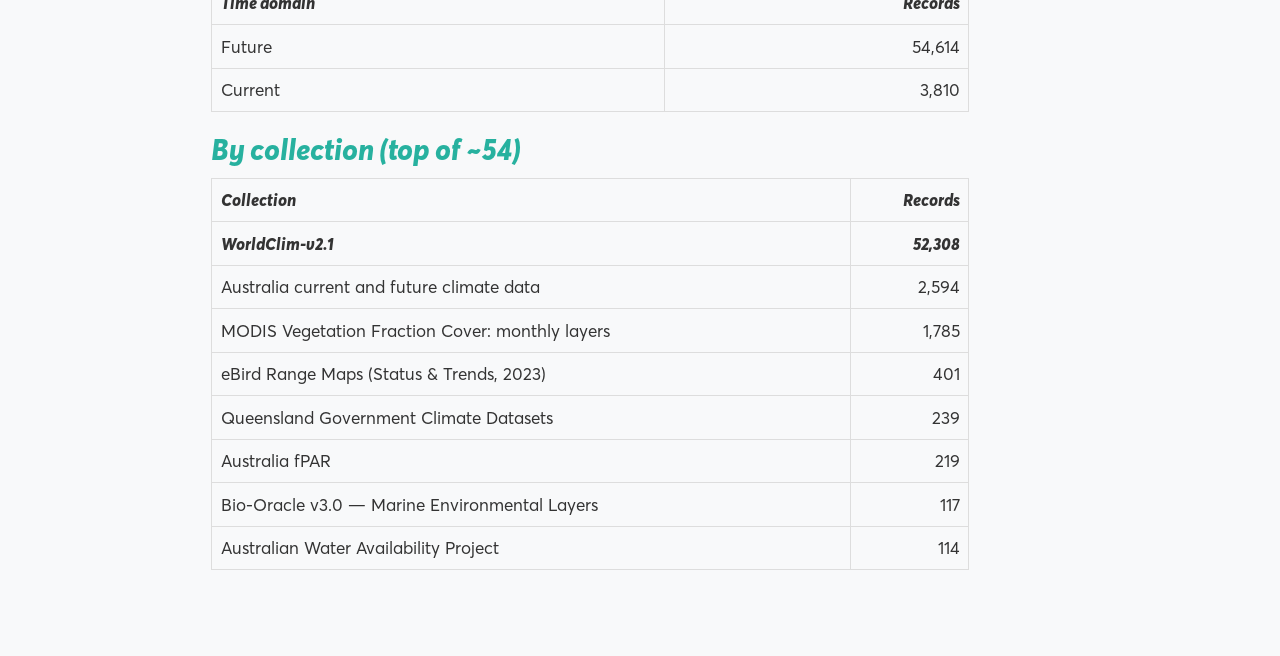
<file: docs/ecocommons_prod_data_audit.html>
<!DOCTYPE html>
<html xmlns="http://www.w3.org/1999/xhtml" lang="en" xml:lang="en"><head>

<meta charset="utf-8">
<meta name="generator" content="quarto-1.6.40">

<meta name="viewport" content="width=device-width, initial-scale=1.0, user-scalable=yes">

<meta name="dcterms.date" content="2026-09-18">
<meta name="description" content="How we enumerated every dataset in the EcoCommons production environment — 58,424 records — using the data-ingester Elasticsearch endpoint, and what the catalogue actually contains.">

<title>Auditing the EcoCommons Production Data Catalogue – EcoCommons Data Audit</title>
<style>
code{white-space: pre-wrap;}
span.smallcaps{font-variant: small-caps;}
div.columns{display: flex; gap: min(4vw, 1.5em);}
div.column{flex: auto; overflow-x: auto;}
div.hanging-indent{margin-left: 1.5em; text-indent: -1.5em;}
ul.task-list{list-style: none;}
ul.task-list li input[type="checkbox"] {
  width: 0.8em;
  margin: 0 0.8em 0.2em -1em; /* quarto-specific, see https://github.com/quarto-dev/quarto-cli/issues/4556 */ 
  vertical-align: middle;
}
</style>


<script src="site_libs/quarto-nav/quarto-nav.js"></script>
<script src="site_libs/quarto-nav/headroom.min.js"></script>
<script src="site_libs/clipboard/clipboard.min.js"></script>
<script src="site_libs/quarto-search/autocomplete.umd.js"></script>
<script src="site_libs/quarto-search/fuse.min.js"></script>
<script src="site_libs/quarto-search/quarto-search.js"></script>
<meta name="quarto:offset" content="./">
<link href="./https://raw.githubusercontent.com/EcoCommons-Australia-2024-2026/ec-notebook_site_materials/main/images/favicon_square.png" rel="icon" type="image/png">
<script src="site_libs/quarto-html/quarto.js"></script>
<script src="site_libs/quarto-html/popper.min.js"></script>
<script src="site_libs/quarto-html/tippy.umd.min.js"></script>
<script src="site_libs/quarto-html/anchor.min.js"></script>
<link href="site_libs/quarto-html/tippy.css" rel="stylesheet">
<link href="site_libs/quarto-html/quarto-syntax-highlighting-549806ee2085284f45b00abea8c6df48.css" rel="stylesheet" id="quarto-text-highlighting-styles">
<script src="site_libs/bootstrap/bootstrap.min.js"></script>
<link href="site_libs/bootstrap/bootstrap-icons.css" rel="stylesheet">
<link href="site_libs/bootstrap/bootstrap-6bd9cfa162949bde0a231f530c97869d.min.css" rel="stylesheet" append-hash="true" id="quarto-bootstrap" data-mode="light">
<script id="quarto-search-options" type="application/json">{
  "location": "navbar",
  "copy-button": false,
  "collapse-after": 3,
  "panel-placement": "end",
  "type": "overlay",
  "limit": 50,
  "keyboard-shortcut": [
    "f",
    "/",
    "s"
  ],
  "show-item-context": false,
  "language": {
    "search-no-results-text": "No results",
    "search-matching-documents-text": "matching documents",
    "search-copy-link-title": "Copy link to search",
    "search-hide-matches-text": "Hide additional matches",
    "search-more-match-text": "more match in this document",
    "search-more-matches-text": "more matches in this document",
    "search-clear-button-title": "Clear",
    "search-text-placeholder": "",
    "search-detached-cancel-button-title": "Cancel",
    "search-submit-button-title": "Submit",
    "search-label": "Search"
  }
}</script>


<link rel="stylesheet" href="styles/ec_html_template.css">
</head>

<body class="nav-fixed fullcontent">

<div id="quarto-search-results"></div>
  <header id="quarto-header" class="headroom fixed-top">
    <nav class="navbar navbar-expand-lg " data-bs-theme="dark">
      <div class="navbar-container container-fluid">
      <div class="navbar-brand-container mx-auto">
    <a class="navbar-brand" href="./index.html">
    <span class="navbar-title">EcoCommons Data Audit</span>
    </a>
  </div>
            <div id="quarto-search" class="" title="Search"></div>
          <button class="navbar-toggler" type="button" data-bs-toggle="collapse" data-bs-target="#navbarCollapse" aria-controls="navbarCollapse" role="menu" aria-expanded="false" aria-label="Toggle navigation" onclick="if (window.quartoToggleHeadroom) { window.quartoToggleHeadroom(); }">
  <span class="navbar-toggler-icon"></span>
</button>
          <div class="collapse navbar-collapse" id="navbarCollapse">
            <ul class="navbar-nav navbar-nav-scroll me-auto">
  <li class="nav-item">
    <a class="nav-link active" href="./ecocommons_prod_data_audit.html" aria-current="page"> 
<span class="menu-text">Prod Dataset Audit</span></a>
  </li>  
  <li class="nav-item">
    <a class="nav-link" href="./prod_dataset_catalogue.html"> 
<span class="menu-text">Data Catalogue</span></a>
  </li>  
  <li class="nav-item">
    <a class="nav-link" href="./dataset_list.html"> 
<span class="menu-text">Dataset List</span></a>
  </li>  
  <li class="nav-item">
    <a class="nav-link" href="./audit_log.html"> 
<span class="menu-text">Audit Log</span></a>
  </li>  
</ul>
          </div> <!-- /navcollapse -->
            <div class="quarto-navbar-tools">
</div>
      </div> <!-- /container-fluid -->
    </nav>
</header>
<!-- content -->
<div id="quarto-content" class="quarto-container page-columns page-rows-contents page-layout-article page-navbar">
<!-- sidebar -->
<!-- margin-sidebar -->
    
<!-- main -->
<main class="content" id="quarto-document-content">

<header id="title-block-header" class="quarto-title-block default">
<div class="quarto-title">
<h1 class="title">Auditing the EcoCommons Production Data Catalogue</h1>
<p class="subtitle lead">Enumerating every dataset in production via the data-ingester Elasticsearch endpoint</p>
</div>

<div>
  <div class="description">
    How we enumerated every dataset in the EcoCommons production environment — 58,424 records — using the data-ingester Elasticsearch endpoint, and what the catalogue actually contains.
  </div>
</div>


<div class="quarto-title-meta">

    
    <div>
    <div class="quarto-title-meta-heading">Published</div>
    <div class="quarto-title-meta-contents">
      <p class="date">September 18, 2026</p>
    </div>
  </div>
  
    
  </div>
  


</header>


<p>Contact details: support@ecocommons.org.au</p>
<p>Copyright statement: This document is a product of the EcoCommons platform. Please refer to the EcoCommons website for more details: <a href="https://www.ecocommons.org.au/" class="uri">https://www.ecocommons.org.au/</a></p>
<section id="introduction" class="level1">
<h1>Introduction</h1>
<p>A recurring question in any data platform is deceptively simple: <strong>“What data do we actually have?”</strong></p>
<p>For EcoCommons, the datasets that power species distribution models and spatial analyses live behind the <strong>data-ingester API</strong>. There is a public data explorer, and there are import tools — but neither answers the question in one shot. To audit the platform properly we needed a single, authoritative list of every dataset record in production, with enough metadata to slice it by category, time domain, and collection.</p>
</section>
<section id="what-is-actually-in-production" class="level1">
<h1>What is actually in production?</h1>
<section id="by-category" class="level3">
<h3 class="anchored" data-anchor-id="by-category">By category</h3>
<p>The catalogue is overwhelmingly <strong>climate</strong> data.</p>
<table class="caption-top table">
<thead>
<tr class="header">
<th style="text-align: left;">Category</th>
<th style="text-align: right;">Records</th>
</tr>
</thead>
<tbody>
<tr class="odd">
<td style="text-align: left;">Climate</td>
<td style="text-align: right;">55,485</td>
</tr>
<tr class="even">
<td style="text-align: left;">Vegetation</td>
<td style="text-align: right;">2,099</td>
</tr>
<tr class="odd">
<td style="text-align: left;">Biodiversity</td>
<td style="text-align: right;">407</td>
</tr>
<tr class="even">
<td style="text-align: left;">Marine</td>
<td style="text-align: right;">204</td>
</tr>
<tr class="odd">
<td style="text-align: left;">Topography</td>
<td style="text-align: right;">129</td>
</tr>
<tr class="even">
<td style="text-align: left;">Human Activity</td>
<td style="text-align: right;">18</td>
</tr>
<tr class="odd">
<td style="text-align: left;">Freshwater</td>
<td style="text-align: right;">17</td>
</tr>
<tr class="even">
<td style="text-align: left;">Soil</td>
<td style="text-align: right;">11</td>
</tr>
<tr class="odd">
<td style="text-align: left;">Boundary Data</td>
<td style="text-align: right;">9</td>
</tr>
<tr class="even">
<td style="text-align: left;"><em>(uncategorised / unknown)</em></td>
<td style="text-align: right;">45</td>
</tr>
</tbody>
</table>
</section>
<section id="by-time-domain" class="level3">
<h3 class="anchored" data-anchor-id="by-time-domain">By time domain</h3>
<table class="caption-top table">
<thead>
<tr class="header">
<th style="text-align: left;">Time domain</th>
<th style="text-align: right;">Records</th>
</tr>
</thead>
<tbody>
<tr class="odd">
<td style="text-align: left;">Future</td>
<td style="text-align: right;">54,614</td>
</tr>
<tr class="even">
<td style="text-align: left;">Current</td>
<td style="text-align: right;">3,810</td>
</tr>
</tbody>
</table>
</section>
<section id="by-collection-top-of-54" class="level3">
<h3 class="anchored" data-anchor-id="by-collection-top-of-54">By collection (top of ~54)</h3>
<table class="caption-top table">
<thead>
<tr class="header">
<th style="text-align: left;">Collection</th>
<th style="text-align: right;">Records</th>
</tr>
</thead>
<tbody>
<tr class="odd">
<td style="text-align: left;"><strong>WorldClim-v2.1</strong></td>
<td style="text-align: right;"><strong>52,308</strong></td>
</tr>
<tr class="even">
<td style="text-align: left;">Australia current and future climate data</td>
<td style="text-align: right;">2,594</td>
</tr>
<tr class="odd">
<td style="text-align: left;">MODIS Vegetation Fraction Cover: monthly layers</td>
<td style="text-align: right;">1,785</td>
</tr>
<tr class="even">
<td style="text-align: left;">eBird Range Maps (Status &amp; Trends, 2023)</td>
<td style="text-align: right;">401</td>
</tr>
<tr class="odd">
<td style="text-align: left;">Queensland Government Climate Datasets</td>
<td style="text-align: right;">239</td>
</tr>
<tr class="even">
<td style="text-align: left;">Australia fPAR</td>
<td style="text-align: right;">219</td>
</tr>
<tr class="odd">
<td style="text-align: left;">Bio-Oracle v3.0 — Marine Environmental Layers</td>
<td style="text-align: right;">117</td>
</tr>
<tr class="even">
<td style="text-align: left;">Australian Water Availability Project</td>
<td style="text-align: right;">114</td>
</tr>
</tbody>
</table>


</section>
</section>

</main> <!-- /main -->
<script id="quarto-html-after-body" type="application/javascript">
window.document.addEventListener("DOMContentLoaded", function (event) {
  const toggleBodyColorMode = (bsSheetEl) => {
    const mode = bsSheetEl.getAttribute("data-mode");
    const bodyEl = window.document.querySelector("body");
    if (mode === "dark") {
      bodyEl.classList.add("quarto-dark");
      bodyEl.classList.remove("quarto-light");
    } else {
      bodyEl.classList.add("quarto-light");
      bodyEl.classList.remove("quarto-dark");
    }
  }
  const toggleBodyColorPrimary = () => {
    const bsSheetEl = window.document.querySelector("link#quarto-bootstrap");
    if (bsSheetEl) {
      toggleBodyColorMode(bsSheetEl);
    }
  }
  toggleBodyColorPrimary();  
  const icon = "";
  const anchorJS = new window.AnchorJS();
  anchorJS.options = {
    placement: 'right',
    icon: icon
  };
  anchorJS.add('.anchored');
  const isCodeAnnotation = (el) => {
    for (const clz of el.classList) {
      if (clz.startsWith('code-annotation-')) {                     
        return true;
      }
    }
    return false;
  }
  const onCopySuccess = function(e) {
    // button target
    const button = e.trigger;
    // don't keep focus
    button.blur();
    // flash "checked"
    button.classList.add('code-copy-button-checked');
    var currentTitle = button.getAttribute("title");
    button.setAttribute("title", "Copied!");
    let tooltip;
    if (window.bootstrap) {
      button.setAttribute("data-bs-toggle", "tooltip");
      button.setAttribute("data-bs-placement", "left");
      button.setAttribute("data-bs-title", "Copied!");
      tooltip = new bootstrap.Tooltip(button, 
        { trigger: "manual", 
          customClass: "code-copy-button-tooltip",
          offset: [0, -8]});
      tooltip.show();    
    }
    setTimeout(function() {
      if (tooltip) {
        tooltip.hide();
        button.removeAttribute("data-bs-title");
        button.removeAttribute("data-bs-toggle");
        button.removeAttribute("data-bs-placement");
      }
      button.setAttribute("title", currentTitle);
      button.classList.remove('code-copy-button-checked');
    }, 1000);
    // clear code selection
    e.clearSelection();
  }
  const getTextToCopy = function(trigger) {
      const codeEl = trigger.previousElementSibling.cloneNode(true);
      for (const childEl of codeEl.children) {
        if (isCodeAnnotation(childEl)) {
          childEl.remove();
        }
      }
      return codeEl.innerText;
  }
  const clipboard = new window.ClipboardJS('.code-copy-button:not([data-in-quarto-modal])', {
    text: getTextToCopy
  });
  clipboard.on('success', onCopySuccess);
  if (window.document.getElementById('quarto-embedded-source-code-modal')) {
    const clipboardModal = new window.ClipboardJS('.code-copy-button[data-in-quarto-modal]', {
      text: getTextToCopy,
      container: window.document.getElementById('quarto-embedded-source-code-modal')
    });
    clipboardModal.on('success', onCopySuccess);
  }
    var localhostRegex = new RegExp(/^(?:http|https):\/\/localhost\:?[0-9]*\//);
    var mailtoRegex = new RegExp(/^mailto:/);
      var filterRegex = new RegExp('/' + window.location.host + '/');
    var isInternal = (href) => {
        return filterRegex.test(href) || localhostRegex.test(href) || mailtoRegex.test(href);
    }
    // Inspect non-navigation links and adorn them if external
 	var links = window.document.querySelectorAll('a[href]:not(.nav-link):not(.navbar-brand):not(.toc-action):not(.sidebar-link):not(.sidebar-item-toggle):not(.pagination-link):not(.no-external):not([aria-hidden]):not(.dropdown-item):not(.quarto-navigation-tool):not(.about-link)');
    for (var i=0; i<links.length; i++) {
      const link = links[i];
      if (!isInternal(link.href)) {
        // undo the damage that might have been done by quarto-nav.js in the case of
        // links that we want to consider external
        if (link.dataset.originalHref !== undefined) {
          link.href = link.dataset.originalHref;
        }
      }
    }
  function tippyHover(el, contentFn, onTriggerFn, onUntriggerFn) {
    const config = {
      allowHTML: true,
      maxWidth: 500,
      delay: 100,
      arrow: false,
      appendTo: function(el) {
          return el.parentElement;
      },
      interactive: true,
      interactiveBorder: 10,
      theme: 'quarto',
      placement: 'bottom-start',
    };
    if (contentFn) {
      config.content = contentFn;
    }
    if (onTriggerFn) {
      config.onTrigger = onTriggerFn;
    }
    if (onUntriggerFn) {
      config.onUntrigger = onUntriggerFn;
    }
    window.tippy(el, config); 
  }
  const noterefs = window.document.querySelectorAll('a[role="doc-noteref"]');
  for (var i=0; i<noterefs.length; i++) {
    const ref = noterefs[i];
    tippyHover(ref, function() {
      // use id or data attribute instead here
      let href = ref.getAttribute('data-footnote-href') || ref.getAttribute('href');
      try { href = new URL(href).hash; } catch {}
      const id = href.replace(/^#\/?/, "");
      const note = window.document.getElementById(id);
      if (note) {
        return note.innerHTML;
      } else {
        return "";
      }
    });
  }
  const xrefs = window.document.querySelectorAll('a.quarto-xref');
  const processXRef = (id, note) => {
    // Strip column container classes
    const stripColumnClz = (el) => {
      el.classList.remove("page-full", "page-columns");
      if (el.children) {
        for (const child of el.children) {
          stripColumnClz(child);
        }
      }
    }
    stripColumnClz(note)
    if (id === null || id.startsWith('sec-')) {
      // Special case sections, only their first couple elements
      const container = document.createElement("div");
      if (note.children && note.children.length > 2) {
        container.appendChild(note.children[0].cloneNode(true));
        for (let i = 1; i < note.children.length; i++) {
          const child = note.children[i];
          if (child.tagName === "P" && child.innerText === "") {
            continue;
          } else {
            container.appendChild(child.cloneNode(true));
            break;
          }
        }
        if (window.Quarto?.typesetMath) {
          window.Quarto.typesetMath(container);
        }
        return container.innerHTML
      } else {
        if (window.Quarto?.typesetMath) {
          window.Quarto.typesetMath(note);
        }
        return note.innerHTML;
      }
    } else {
      // Remove any anchor links if they are present
      const anchorLink = note.querySelector('a.anchorjs-link');
      if (anchorLink) {
        anchorLink.remove();
      }
      if (window.Quarto?.typesetMath) {
        window.Quarto.typesetMath(note);
      }
      if (note.classList.contains("callout")) {
        return note.outerHTML;
      } else {
        return note.innerHTML;
      }
    }
  }
  for (var i=0; i<xrefs.length; i++) {
    const xref = xrefs[i];
    tippyHover(xref, undefined, function(instance) {
      instance.disable();
      let url = xref.getAttribute('href');
      let hash = undefined; 
      if (url.startsWith('#')) {
        hash = url;
      } else {
        try { hash = new URL(url).hash; } catch {}
      }
      if (hash) {
        const id = hash.replace(/^#\/?/, "");
        const note = window.document.getElementById(id);
        if (note !== null) {
          try {
            const html = processXRef(id, note.cloneNode(true));
            instance.setContent(html);
          } finally {
            instance.enable();
            instance.show();
          }
        } else {
          // See if we can fetch this
          fetch(url.split('#')[0])
          .then(res => res.text())
          .then(html => {
            const parser = new DOMParser();
            const htmlDoc = parser.parseFromString(html, "text/html");
            const note = htmlDoc.getElementById(id);
            if (note !== null) {
              const html = processXRef(id, note);
              instance.setContent(html);
            } 
          }).finally(() => {
            instance.enable();
            instance.show();
          });
        }
      } else {
        // See if we can fetch a full url (with no hash to target)
        // This is a special case and we should probably do some content thinning / targeting
        fetch(url)
        .then(res => res.text())
        .then(html => {
          const parser = new DOMParser();
          const htmlDoc = parser.parseFromString(html, "text/html");
          const note = htmlDoc.querySelector('main.content');
          if (note !== null) {
            // This should only happen for chapter cross references
            // (since there is no id in the URL)
            // remove the first header
            if (note.children.length > 0 && note.children[0].tagName === "HEADER") {
              note.children[0].remove();
            }
            const html = processXRef(null, note);
            instance.setContent(html);
          } 
        }).finally(() => {
          instance.enable();
          instance.show();
        });
      }
    }, function(instance) {
    });
  }
      let selectedAnnoteEl;
      const selectorForAnnotation = ( cell, annotation) => {
        let cellAttr = 'data-code-cell="' + cell + '"';
        let lineAttr = 'data-code-annotation="' +  annotation + '"';
        const selector = 'span[' + cellAttr + '][' + lineAttr + ']';
        return selector;
      }
      const selectCodeLines = (annoteEl) => {
        const doc = window.document;
        const targetCell = annoteEl.getAttribute("data-target-cell");
        const targetAnnotation = annoteEl.getAttribute("data-target-annotation");
        const annoteSpan = window.document.querySelector(selectorForAnnotation(targetCell, targetAnnotation));
        const lines = annoteSpan.getAttribute("data-code-lines").split(",");
        const lineIds = lines.map((line) => {
          return targetCell + "-" + line;
        })
        let top = null;
        let height = null;
        let parent = null;
        if (lineIds.length > 0) {
            //compute the position of the single el (top and bottom and make a div)
            const el = window.document.getElementById(lineIds[0]);
            top = el.offsetTop;
            height = el.offsetHeight;
            parent = el.parentElement.parentElement;
          if (lineIds.length > 1) {
            const lastEl = window.document.getElementById(lineIds[lineIds.length - 1]);
            const bottom = lastEl.offsetTop + lastEl.offsetHeight;
            height = bottom - top;
          }
          if (top !== null && height !== null && parent !== null) {
            // cook up a div (if necessary) and position it 
            let div = window.document.getElementById("code-annotation-line-highlight");
            if (div === null) {
              div = window.document.createElement("div");
              div.setAttribute("id", "code-annotation-line-highlight");
              div.style.position = 'absolute';
              parent.appendChild(div);
            }
            div.style.top = top - 2 + "px";
            div.style.height = height + 4 + "px";
            div.style.left = 0;
            let gutterDiv = window.document.getElementById("code-annotation-line-highlight-gutter");
            if (gutterDiv === null) {
              gutterDiv = window.document.createElement("div");
              gutterDiv.setAttribute("id", "code-annotation-line-highlight-gutter");
              gutterDiv.style.position = 'absolute';
              const codeCell = window.document.getElementById(targetCell);
              const gutter = codeCell.querySelector('.code-annotation-gutter');
              gutter.appendChild(gutterDiv);
            }
            gutterDiv.style.top = top - 2 + "px";
            gutterDiv.style.height = height + 4 + "px";
          }
          selectedAnnoteEl = annoteEl;
        }
      };
      const unselectCodeLines = () => {
        const elementsIds = ["code-annotation-line-highlight", "code-annotation-line-highlight-gutter"];
        elementsIds.forEach((elId) => {
          const div = window.document.getElementById(elId);
          if (div) {
            div.remove();
          }
        });
        selectedAnnoteEl = undefined;
      };
        // Handle positioning of the toggle
    window.addEventListener(
      "resize",
      throttle(() => {
        elRect = undefined;
        if (selectedAnnoteEl) {
          selectCodeLines(selectedAnnoteEl);
        }
      }, 10)
    );
    function throttle(fn, ms) {
    let throttle = false;
    let timer;
      return (...args) => {
        if(!throttle) { // first call gets through
            fn.apply(this, args);
            throttle = true;
        } else { // all the others get throttled
            if(timer) clearTimeout(timer); // cancel #2
            timer = setTimeout(() => {
              fn.apply(this, args);
              timer = throttle = false;
            }, ms);
        }
      };
    }
      // Attach click handler to the DT
      const annoteDls = window.document.querySelectorAll('dt[data-target-cell]');
      for (const annoteDlNode of annoteDls) {
        annoteDlNode.addEventListener('click', (event) => {
          const clickedEl = event.target;
          if (clickedEl !== selectedAnnoteEl) {
            unselectCodeLines();
            const activeEl = window.document.querySelector('dt[data-target-cell].code-annotation-active');
            if (activeEl) {
              activeEl.classList.remove('code-annotation-active');
            }
            selectCodeLines(clickedEl);
            clickedEl.classList.add('code-annotation-active');
          } else {
            // Unselect the line
            unselectCodeLines();
            clickedEl.classList.remove('code-annotation-active');
          }
        });
      }
  const findCites = (el) => {
    const parentEl = el.parentElement;
    if (parentEl) {
      const cites = parentEl.dataset.cites;
      if (cites) {
        return {
          el,
          cites: cites.split(' ')
        };
      } else {
        return findCites(el.parentElement)
      }
    } else {
      return undefined;
    }
  };
  var bibliorefs = window.document.querySelectorAll('a[role="doc-biblioref"]');
  for (var i=0; i<bibliorefs.length; i++) {
    const ref = bibliorefs[i];
    const citeInfo = findCites(ref);
    if (citeInfo) {
      tippyHover(citeInfo.el, function() {
        var popup = window.document.createElement('div');
        citeInfo.cites.forEach(function(cite) {
          var citeDiv = window.document.createElement('div');
          citeDiv.classList.add('hanging-indent');
          citeDiv.classList.add('csl-entry');
          var biblioDiv = window.document.getElementById('ref-' + cite);
          if (biblioDiv) {
            citeDiv.innerHTML = biblioDiv.innerHTML;
          }
          popup.appendChild(citeDiv);
        });
        return popup.innerHTML;
      });
    }
  }
});
</script>
</div> <!-- /content -->




</body></html>
</file>
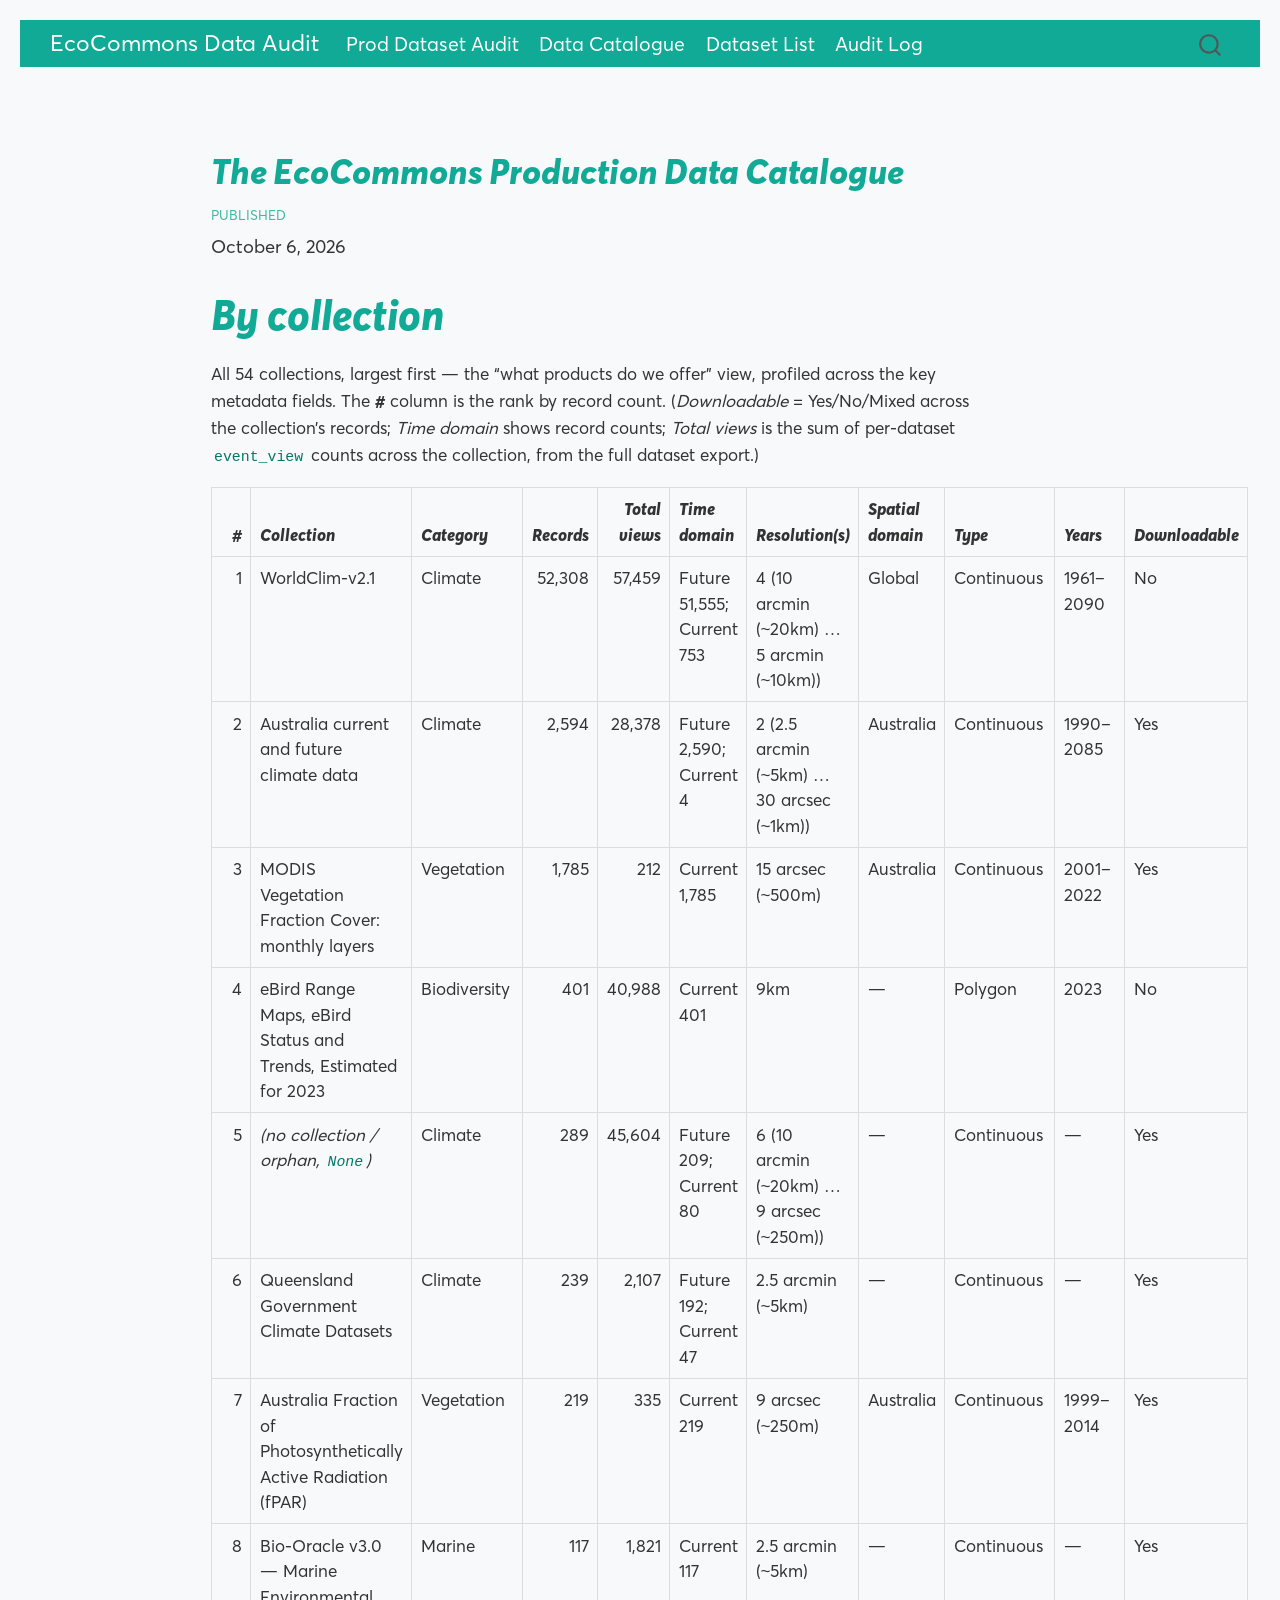
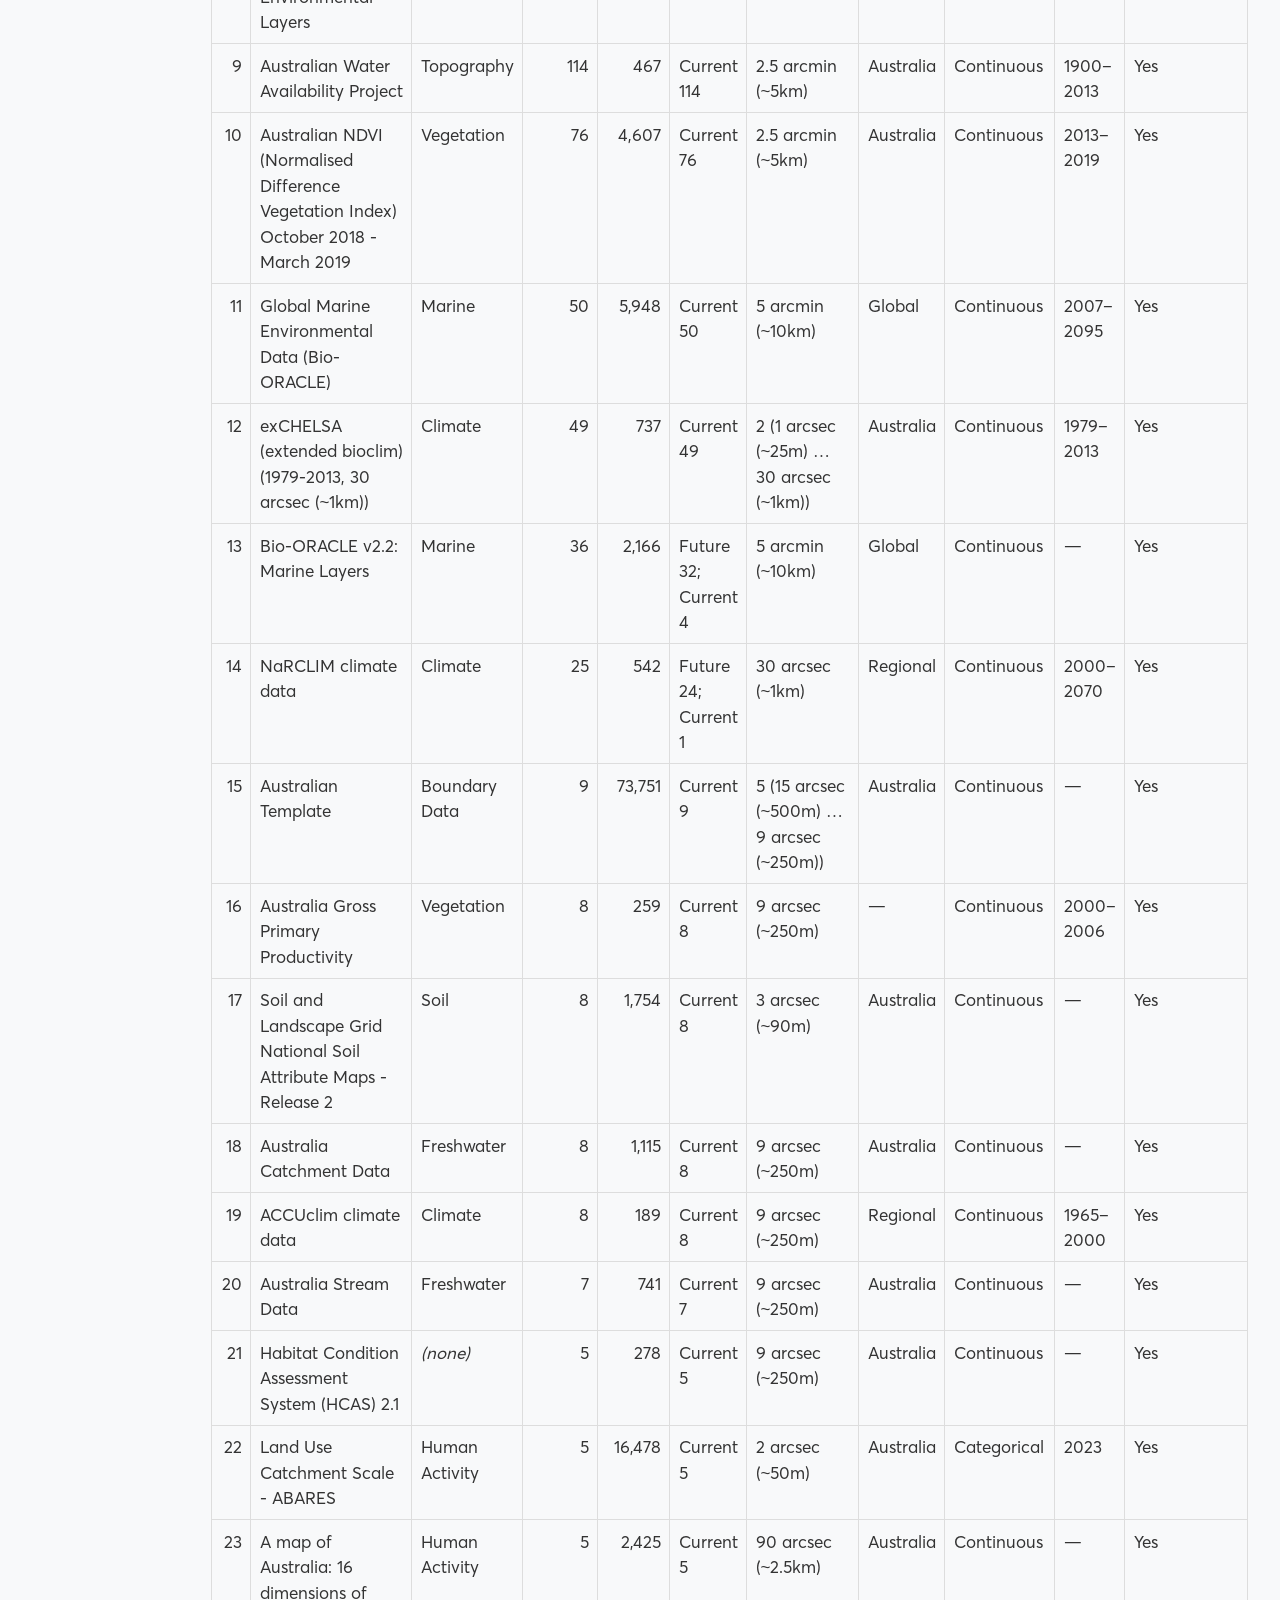
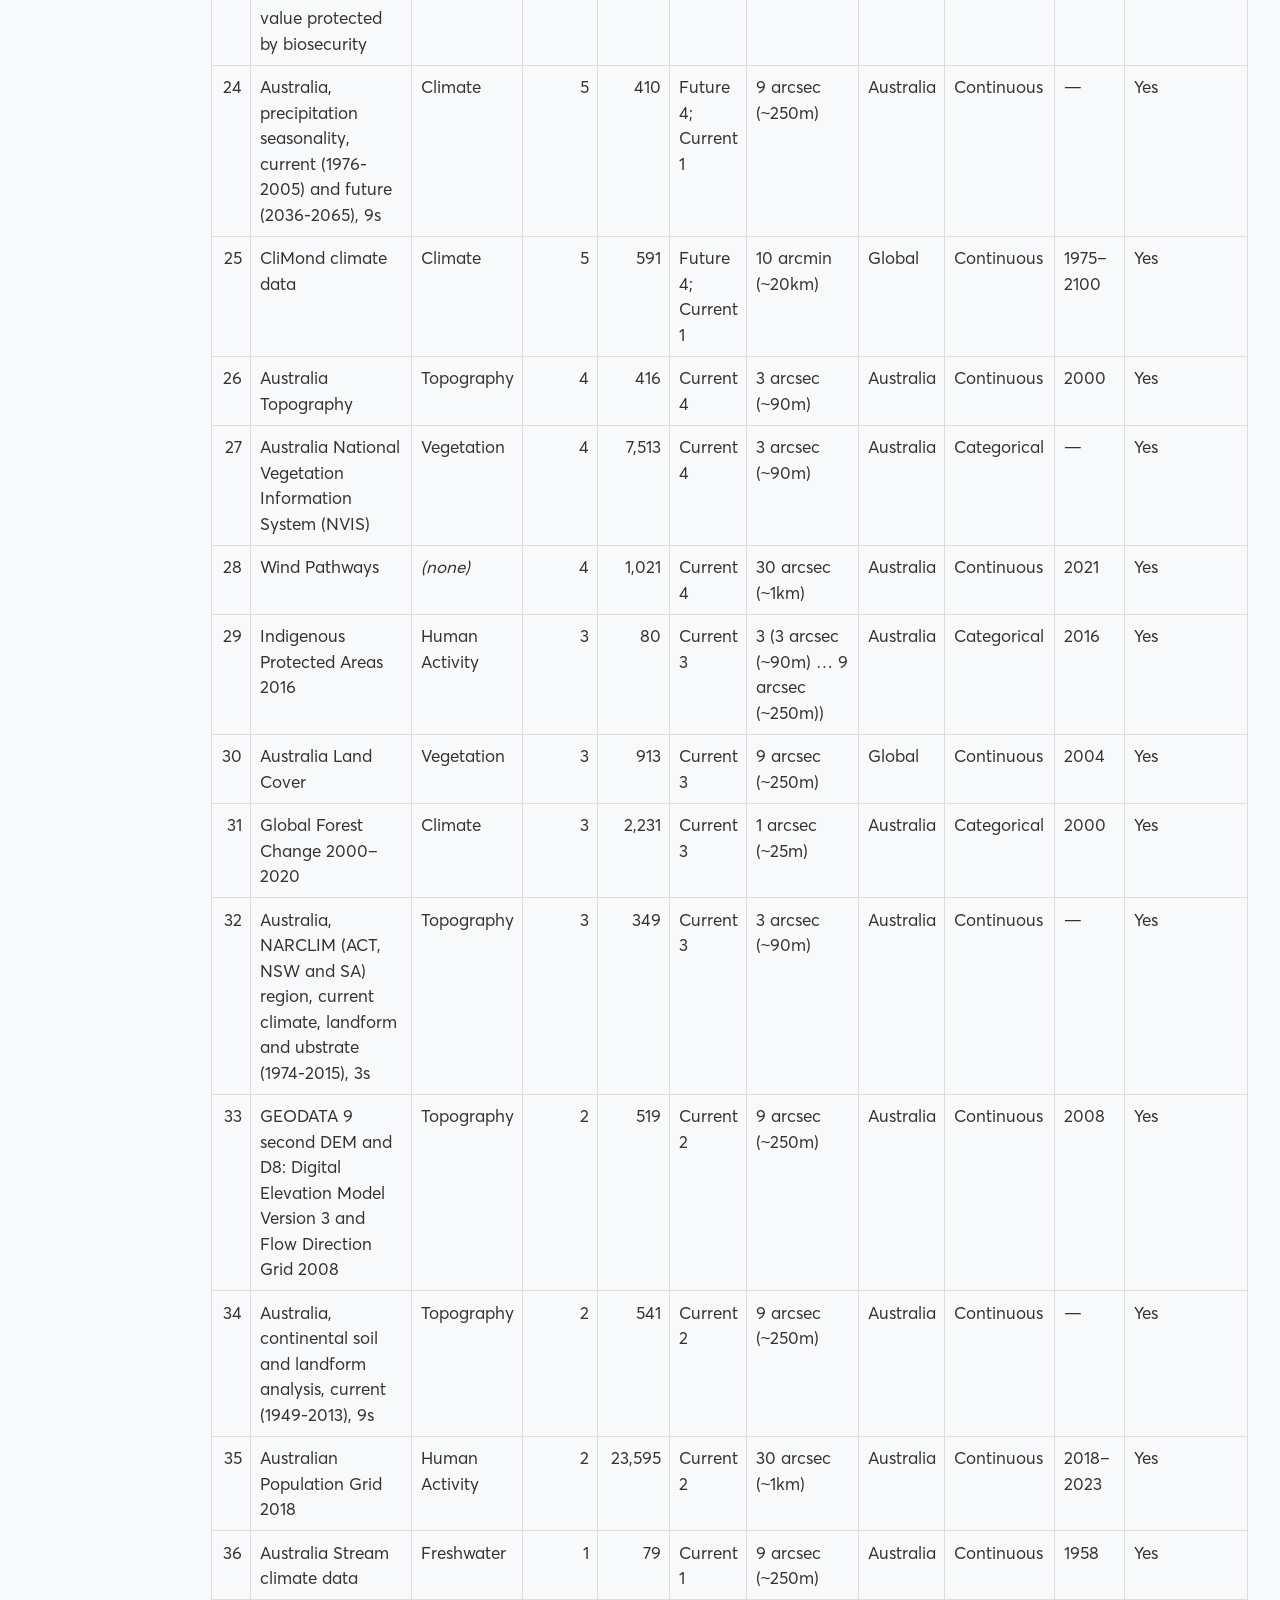
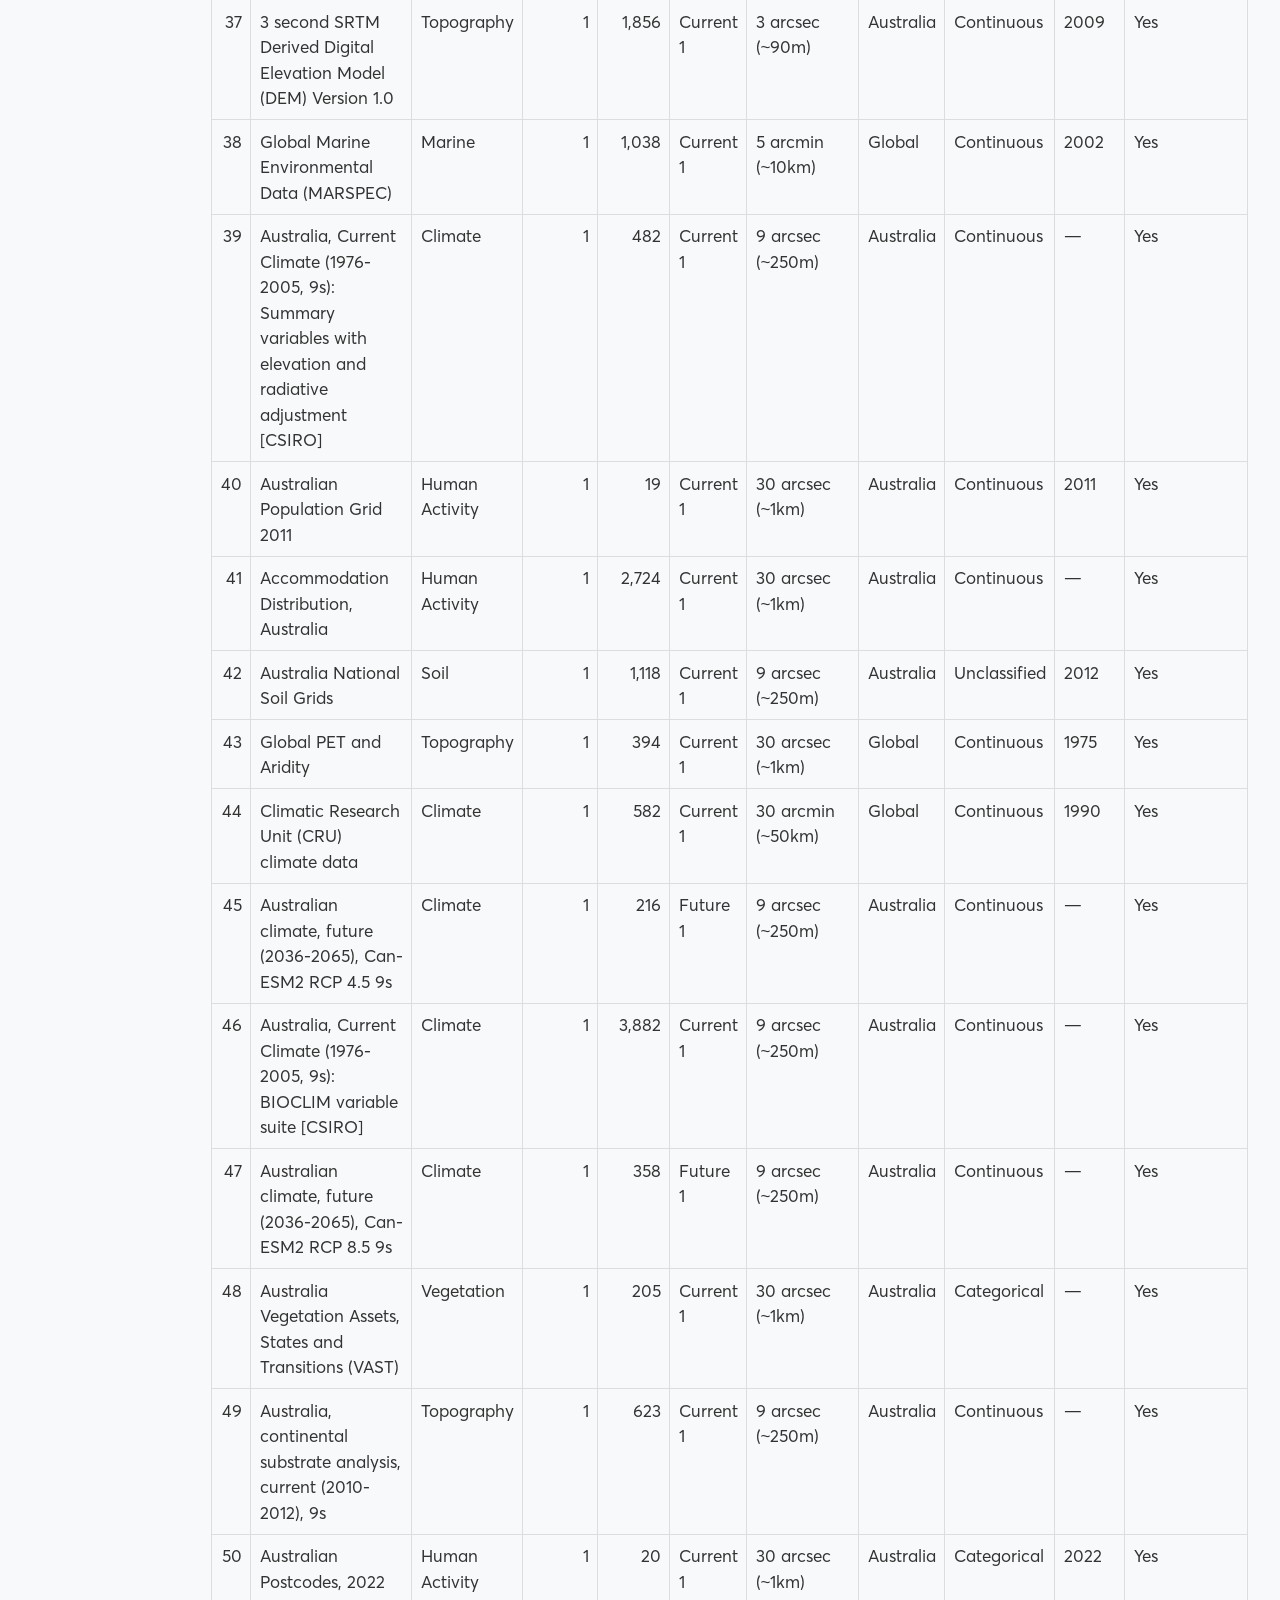
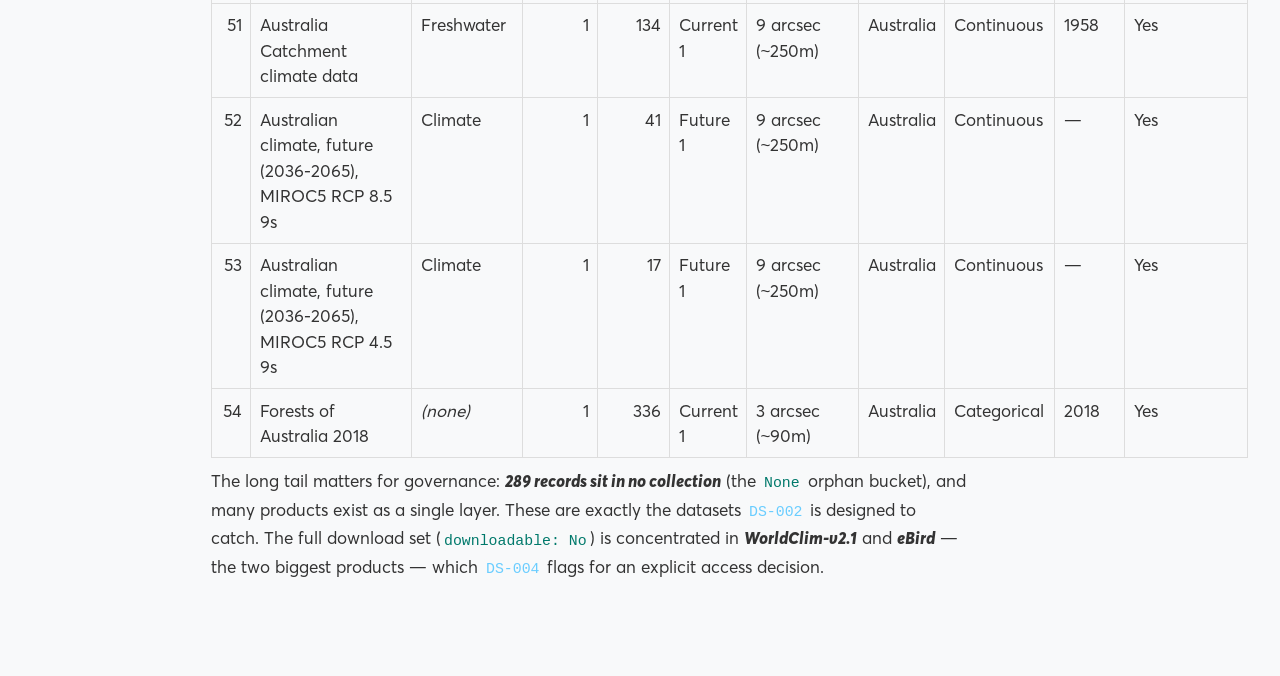
<file: docs/prod_dataset_catalogue.html>
<!DOCTYPE html>
<html xmlns="http://www.w3.org/1999/xhtml" lang="en" xml:lang="en"><head>

<meta charset="utf-8">
<meta name="generator" content="quarto-1.6.40">

<meta name="viewport" content="width=device-width, initial-scale=1.0, user-scalable=yes">

<meta name="dcterms.date" content="2026-10-06">

<title>The EcoCommons Production Data Catalogue – EcoCommons Data Audit</title>
<style>
code{white-space: pre-wrap;}
span.smallcaps{font-variant: small-caps;}
div.columns{display: flex; gap: min(4vw, 1.5em);}
div.column{flex: auto; overflow-x: auto;}
div.hanging-indent{margin-left: 1.5em; text-indent: -1.5em;}
ul.task-list{list-style: none;}
ul.task-list li input[type="checkbox"] {
  width: 0.8em;
  margin: 0 0.8em 0.2em -1em; /* quarto-specific, see https://github.com/quarto-dev/quarto-cli/issues/4556 */ 
  vertical-align: middle;
}
</style>


<script src="site_libs/quarto-nav/quarto-nav.js"></script>
<script src="site_libs/quarto-nav/headroom.min.js"></script>
<script src="site_libs/clipboard/clipboard.min.js"></script>
<script src="site_libs/quarto-search/autocomplete.umd.js"></script>
<script src="site_libs/quarto-search/fuse.min.js"></script>
<script src="site_libs/quarto-search/quarto-search.js"></script>
<meta name="quarto:offset" content="./">
<link href="./https://raw.githubusercontent.com/EcoCommons-Australia-2024-2026/ec-notebook_site_materials/main/images/favicon_square.png" rel="icon" type="image/png">
<script src="site_libs/quarto-html/quarto.js"></script>
<script src="site_libs/quarto-html/popper.min.js"></script>
<script src="site_libs/quarto-html/tippy.umd.min.js"></script>
<script src="site_libs/quarto-html/anchor.min.js"></script>
<link href="site_libs/quarto-html/tippy.css" rel="stylesheet">
<link href="site_libs/quarto-html/quarto-syntax-highlighting-549806ee2085284f45b00abea8c6df48.css" rel="stylesheet" id="quarto-text-highlighting-styles">
<script src="site_libs/bootstrap/bootstrap.min.js"></script>
<link href="site_libs/bootstrap/bootstrap-icons.css" rel="stylesheet">
<link href="site_libs/bootstrap/bootstrap-6bd9cfa162949bde0a231f530c97869d.min.css" rel="stylesheet" append-hash="true" id="quarto-bootstrap" data-mode="light">
<script id="quarto-search-options" type="application/json">{
  "location": "navbar",
  "copy-button": false,
  "collapse-after": 3,
  "panel-placement": "end",
  "type": "overlay",
  "limit": 50,
  "keyboard-shortcut": [
    "f",
    "/",
    "s"
  ],
  "show-item-context": false,
  "language": {
    "search-no-results-text": "No results",
    "search-matching-documents-text": "matching documents",
    "search-copy-link-title": "Copy link to search",
    "search-hide-matches-text": "Hide additional matches",
    "search-more-match-text": "more match in this document",
    "search-more-matches-text": "more matches in this document",
    "search-clear-button-title": "Clear",
    "search-text-placeholder": "",
    "search-detached-cancel-button-title": "Cancel",
    "search-submit-button-title": "Submit",
    "search-label": "Search"
  }
}</script>


<link rel="stylesheet" href="styles/ec_html_template.css">
</head>

<body class="nav-fixed fullcontent">

<div id="quarto-search-results"></div>
  <header id="quarto-header" class="headroom fixed-top">
    <nav class="navbar navbar-expand-lg " data-bs-theme="dark">
      <div class="navbar-container container-fluid">
      <div class="navbar-brand-container mx-auto">
    <a class="navbar-brand" href="./index.html">
    <span class="navbar-title">EcoCommons Data Audit</span>
    </a>
  </div>
            <div id="quarto-search" class="" title="Search"></div>
          <button class="navbar-toggler" type="button" data-bs-toggle="collapse" data-bs-target="#navbarCollapse" aria-controls="navbarCollapse" role="menu" aria-expanded="false" aria-label="Toggle navigation" onclick="if (window.quartoToggleHeadroom) { window.quartoToggleHeadroom(); }">
  <span class="navbar-toggler-icon"></span>
</button>
          <div class="collapse navbar-collapse" id="navbarCollapse">
            <ul class="navbar-nav navbar-nav-scroll me-auto">
  <li class="nav-item">
    <a class="nav-link" href="./ecocommons_prod_data_audit.html"> 
<span class="menu-text">Prod Dataset Audit</span></a>
  </li>  
  <li class="nav-item">
    <a class="nav-link active" href="./prod_dataset_catalogue.html" aria-current="page"> 
<span class="menu-text">Data Catalogue</span></a>
  </li>  
  <li class="nav-item">
    <a class="nav-link" href="./dataset_list.html"> 
<span class="menu-text">Dataset List</span></a>
  </li>  
  <li class="nav-item">
    <a class="nav-link" href="./audit_log.html"> 
<span class="menu-text">Audit Log</span></a>
  </li>  
</ul>
          </div> <!-- /navcollapse -->
            <div class="quarto-navbar-tools">
</div>
      </div> <!-- /container-fluid -->
    </nav>
</header>
<!-- content -->
<div id="quarto-content" class="quarto-container page-columns page-rows-contents page-layout-article page-navbar">
<!-- sidebar -->
<!-- margin-sidebar -->
    
<!-- main -->
<main class="content" id="quarto-document-content">

<header id="title-block-header" class="quarto-title-block default">
<div class="quarto-title">
<h1 class="title">The EcoCommons Production Data Catalogue</h1>
</div>



<div class="quarto-title-meta">

    
    <div>
    <div class="quarto-title-meta-heading">Published</div>
    <div class="quarto-title-meta-contents">
      <p class="date">October 6, 2026</p>
    </div>
  </div>
  
    
  </div>
  


</header>


<section id="by-collection" class="level1">
<h1>By collection</h1>
<p>All 54 collections, largest first — the “what products do we offer” view, profiled across the key metadata fields. The <strong>#</strong> column is the rank by record count. (<em>Downloadable</em> = Yes/No/Mixed across the collection’s records; <em>Time domain</em> shows record counts; <em>Total views</em> is the sum of per-dataset <code>event_view</code> counts across the collection, from the full dataset export.)</p>
<table class="caption-top table">
<colgroup>
<col style="width: 9%">
<col style="width: 9%">
<col style="width: 9%">
<col style="width: 9%">
<col style="width: 9%">
<col style="width: 9%">
<col style="width: 9%">
<col style="width: 9%">
<col style="width: 9%">
<col style="width: 9%">
<col style="width: 9%">
</colgroup>
<thead>
<tr class="header">
<th style="text-align: right;">#</th>
<th style="text-align: left;">Collection</th>
<th style="text-align: left;">Category</th>
<th style="text-align: right;">Records</th>
<th style="text-align: right;">Total views</th>
<th style="text-align: left;">Time domain</th>
<th style="text-align: left;">Resolution(s)</th>
<th style="text-align: left;">Spatial domain</th>
<th style="text-align: left;">Type</th>
<th style="text-align: left;">Years</th>
<th style="text-align: left;">Downloadable</th>
</tr>
</thead>
<tbody>
<tr class="odd">
<td style="text-align: right;">1</td>
<td style="text-align: left;">WorldClim-v2.1</td>
<td style="text-align: left;">Climate</td>
<td style="text-align: right;">52,308</td>
<td style="text-align: right;">57,459</td>
<td style="text-align: left;">Future 51,555; Current 753</td>
<td style="text-align: left;">4 (10 arcmin (~20km) … 5 arcmin (~10km))</td>
<td style="text-align: left;">Global</td>
<td style="text-align: left;">Continuous</td>
<td style="text-align: left;">1961–2090</td>
<td style="text-align: left;">No</td>
</tr>
<tr class="even">
<td style="text-align: right;">2</td>
<td style="text-align: left;">Australia current and future climate data</td>
<td style="text-align: left;">Climate</td>
<td style="text-align: right;">2,594</td>
<td style="text-align: right;">28,378</td>
<td style="text-align: left;">Future 2,590; Current 4</td>
<td style="text-align: left;">2 (2.5 arcmin (~5km) … 30 arcsec (~1km))</td>
<td style="text-align: left;">Australia</td>
<td style="text-align: left;">Continuous</td>
<td style="text-align: left;">1990–2085</td>
<td style="text-align: left;">Yes</td>
</tr>
<tr class="odd">
<td style="text-align: right;">3</td>
<td style="text-align: left;">MODIS Vegetation Fraction Cover: monthly layers</td>
<td style="text-align: left;">Vegetation</td>
<td style="text-align: right;">1,785</td>
<td style="text-align: right;">212</td>
<td style="text-align: left;">Current 1,785</td>
<td style="text-align: left;">15 arcsec (~500m)</td>
<td style="text-align: left;">Australia</td>
<td style="text-align: left;">Continuous</td>
<td style="text-align: left;">2001–2022</td>
<td style="text-align: left;">Yes</td>
</tr>
<tr class="even">
<td style="text-align: right;">4</td>
<td style="text-align: left;">eBird Range Maps, eBird Status and Trends, Estimated for 2023</td>
<td style="text-align: left;">Biodiversity</td>
<td style="text-align: right;">401</td>
<td style="text-align: right;">40,988</td>
<td style="text-align: left;">Current 401</td>
<td style="text-align: left;">9km</td>
<td style="text-align: left;">—</td>
<td style="text-align: left;">Polygon</td>
<td style="text-align: left;">2023</td>
<td style="text-align: left;">No</td>
</tr>
<tr class="odd">
<td style="text-align: right;">5</td>
<td style="text-align: left;"><em>(no collection / orphan, <code>None</code>)</em></td>
<td style="text-align: left;">Climate</td>
<td style="text-align: right;">289</td>
<td style="text-align: right;">45,604</td>
<td style="text-align: left;">Future 209; Current 80</td>
<td style="text-align: left;">6 (10 arcmin (~20km) … 9 arcsec (~250m))</td>
<td style="text-align: left;">—</td>
<td style="text-align: left;">Continuous</td>
<td style="text-align: left;">—</td>
<td style="text-align: left;">Yes</td>
</tr>
<tr class="even">
<td style="text-align: right;">6</td>
<td style="text-align: left;">Queensland Government Climate Datasets</td>
<td style="text-align: left;">Climate</td>
<td style="text-align: right;">239</td>
<td style="text-align: right;">2,107</td>
<td style="text-align: left;">Future 192; Current 47</td>
<td style="text-align: left;">2.5 arcmin (~5km)</td>
<td style="text-align: left;">—</td>
<td style="text-align: left;">Continuous</td>
<td style="text-align: left;">—</td>
<td style="text-align: left;">Yes</td>
</tr>
<tr class="odd">
<td style="text-align: right;">7</td>
<td style="text-align: left;">Australia Fraction of Photosynthetically Active Radiation (fPAR)</td>
<td style="text-align: left;">Vegetation</td>
<td style="text-align: right;">219</td>
<td style="text-align: right;">335</td>
<td style="text-align: left;">Current 219</td>
<td style="text-align: left;">9 arcsec (~250m)</td>
<td style="text-align: left;">Australia</td>
<td style="text-align: left;">Continuous</td>
<td style="text-align: left;">1999–2014</td>
<td style="text-align: left;">Yes</td>
</tr>
<tr class="even">
<td style="text-align: right;">8</td>
<td style="text-align: left;">Bio-Oracle v3.0 — Marine Environmental Layers</td>
<td style="text-align: left;">Marine</td>
<td style="text-align: right;">117</td>
<td style="text-align: right;">1,821</td>
<td style="text-align: left;">Current 117</td>
<td style="text-align: left;">2.5 arcmin (~5km)</td>
<td style="text-align: left;">—</td>
<td style="text-align: left;">Continuous</td>
<td style="text-align: left;">—</td>
<td style="text-align: left;">Yes</td>
</tr>
<tr class="odd">
<td style="text-align: right;">9</td>
<td style="text-align: left;">Australian Water Availability Project</td>
<td style="text-align: left;">Topography</td>
<td style="text-align: right;">114</td>
<td style="text-align: right;">467</td>
<td style="text-align: left;">Current 114</td>
<td style="text-align: left;">2.5 arcmin (~5km)</td>
<td style="text-align: left;">Australia</td>
<td style="text-align: left;">Continuous</td>
<td style="text-align: left;">1900–2013</td>
<td style="text-align: left;">Yes</td>
</tr>
<tr class="even">
<td style="text-align: right;">10</td>
<td style="text-align: left;">Australian NDVI (Normalised Difference Vegetation Index) October 2018 - March 2019</td>
<td style="text-align: left;">Vegetation</td>
<td style="text-align: right;">76</td>
<td style="text-align: right;">4,607</td>
<td style="text-align: left;">Current 76</td>
<td style="text-align: left;">2.5 arcmin (~5km)</td>
<td style="text-align: left;">Australia</td>
<td style="text-align: left;">Continuous</td>
<td style="text-align: left;">2013–2019</td>
<td style="text-align: left;">Yes</td>
</tr>
<tr class="odd">
<td style="text-align: right;">11</td>
<td style="text-align: left;">Global Marine Environmental Data (Bio-ORACLE)</td>
<td style="text-align: left;">Marine</td>
<td style="text-align: right;">50</td>
<td style="text-align: right;">5,948</td>
<td style="text-align: left;">Current 50</td>
<td style="text-align: left;">5 arcmin (~10km)</td>
<td style="text-align: left;">Global</td>
<td style="text-align: left;">Continuous</td>
<td style="text-align: left;">2007–2095</td>
<td style="text-align: left;">Yes</td>
</tr>
<tr class="even">
<td style="text-align: right;">12</td>
<td style="text-align: left;">exCHELSA (extended bioclim) (1979-2013, 30 arcsec (~1km))</td>
<td style="text-align: left;">Climate</td>
<td style="text-align: right;">49</td>
<td style="text-align: right;">737</td>
<td style="text-align: left;">Current 49</td>
<td style="text-align: left;">2 (1 arcsec (~25m) … 30 arcsec (~1km))</td>
<td style="text-align: left;">Australia</td>
<td style="text-align: left;">Continuous</td>
<td style="text-align: left;">1979–2013</td>
<td style="text-align: left;">Yes</td>
</tr>
<tr class="odd">
<td style="text-align: right;">13</td>
<td style="text-align: left;">Bio-ORACLE v2.2: Marine Layers</td>
<td style="text-align: left;">Marine</td>
<td style="text-align: right;">36</td>
<td style="text-align: right;">2,166</td>
<td style="text-align: left;">Future 32; Current 4</td>
<td style="text-align: left;">5 arcmin (~10km)</td>
<td style="text-align: left;">Global</td>
<td style="text-align: left;">Continuous</td>
<td style="text-align: left;">—</td>
<td style="text-align: left;">Yes</td>
</tr>
<tr class="even">
<td style="text-align: right;">14</td>
<td style="text-align: left;">NaRCLIM climate data</td>
<td style="text-align: left;">Climate</td>
<td style="text-align: right;">25</td>
<td style="text-align: right;">542</td>
<td style="text-align: left;">Future 24; Current 1</td>
<td style="text-align: left;">30 arcsec (~1km)</td>
<td style="text-align: left;">Regional</td>
<td style="text-align: left;">Continuous</td>
<td style="text-align: left;">2000–2070</td>
<td style="text-align: left;">Yes</td>
</tr>
<tr class="odd">
<td style="text-align: right;">15</td>
<td style="text-align: left;">Australian Template</td>
<td style="text-align: left;">Boundary Data</td>
<td style="text-align: right;">9</td>
<td style="text-align: right;">73,751</td>
<td style="text-align: left;">Current 9</td>
<td style="text-align: left;">5 (15 arcsec (~500m) … 9 arcsec (~250m))</td>
<td style="text-align: left;">Australia</td>
<td style="text-align: left;">Continuous</td>
<td style="text-align: left;">—</td>
<td style="text-align: left;">Yes</td>
</tr>
<tr class="even">
<td style="text-align: right;">16</td>
<td style="text-align: left;">Australia Gross Primary Productivity</td>
<td style="text-align: left;">Vegetation</td>
<td style="text-align: right;">8</td>
<td style="text-align: right;">259</td>
<td style="text-align: left;">Current 8</td>
<td style="text-align: left;">9 arcsec (~250m)</td>
<td style="text-align: left;">—</td>
<td style="text-align: left;">Continuous</td>
<td style="text-align: left;">2000–2006</td>
<td style="text-align: left;">Yes</td>
</tr>
<tr class="odd">
<td style="text-align: right;">17</td>
<td style="text-align: left;">Soil and Landscape Grid National Soil Attribute Maps - Release 2</td>
<td style="text-align: left;">Soil</td>
<td style="text-align: right;">8</td>
<td style="text-align: right;">1,754</td>
<td style="text-align: left;">Current 8</td>
<td style="text-align: left;">3 arcsec (~90m)</td>
<td style="text-align: left;">Australia</td>
<td style="text-align: left;">Continuous</td>
<td style="text-align: left;">—</td>
<td style="text-align: left;">Yes</td>
</tr>
<tr class="even">
<td style="text-align: right;">18</td>
<td style="text-align: left;">Australia Catchment Data</td>
<td style="text-align: left;">Freshwater</td>
<td style="text-align: right;">8</td>
<td style="text-align: right;">1,115</td>
<td style="text-align: left;">Current 8</td>
<td style="text-align: left;">9 arcsec (~250m)</td>
<td style="text-align: left;">Australia</td>
<td style="text-align: left;">Continuous</td>
<td style="text-align: left;">—</td>
<td style="text-align: left;">Yes</td>
</tr>
<tr class="odd">
<td style="text-align: right;">19</td>
<td style="text-align: left;">ACCUclim climate data</td>
<td style="text-align: left;">Climate</td>
<td style="text-align: right;">8</td>
<td style="text-align: right;">189</td>
<td style="text-align: left;">Current 8</td>
<td style="text-align: left;">9 arcsec (~250m)</td>
<td style="text-align: left;">Regional</td>
<td style="text-align: left;">Continuous</td>
<td style="text-align: left;">1965–2000</td>
<td style="text-align: left;">Yes</td>
</tr>
<tr class="even">
<td style="text-align: right;">20</td>
<td style="text-align: left;">Australia Stream Data</td>
<td style="text-align: left;">Freshwater</td>
<td style="text-align: right;">7</td>
<td style="text-align: right;">741</td>
<td style="text-align: left;">Current 7</td>
<td style="text-align: left;">9 arcsec (~250m)</td>
<td style="text-align: left;">Australia</td>
<td style="text-align: left;">Continuous</td>
<td style="text-align: left;">—</td>
<td style="text-align: left;">Yes</td>
</tr>
<tr class="odd">
<td style="text-align: right;">21</td>
<td style="text-align: left;">Habitat Condition Assessment System (HCAS) 2.1</td>
<td style="text-align: left;"><em>(none)</em></td>
<td style="text-align: right;">5</td>
<td style="text-align: right;">278</td>
<td style="text-align: left;">Current 5</td>
<td style="text-align: left;">9 arcsec (~250m)</td>
<td style="text-align: left;">Australia</td>
<td style="text-align: left;">Continuous</td>
<td style="text-align: left;">—</td>
<td style="text-align: left;">Yes</td>
</tr>
<tr class="even">
<td style="text-align: right;">22</td>
<td style="text-align: left;">Land Use Catchment Scale - ABARES</td>
<td style="text-align: left;">Human Activity</td>
<td style="text-align: right;">5</td>
<td style="text-align: right;">16,478</td>
<td style="text-align: left;">Current 5</td>
<td style="text-align: left;">2 arcsec (~50m)</td>
<td style="text-align: left;">Australia</td>
<td style="text-align: left;">Categorical</td>
<td style="text-align: left;">2023</td>
<td style="text-align: left;">Yes</td>
</tr>
<tr class="odd">
<td style="text-align: right;">23</td>
<td style="text-align: left;">A map of Australia: 16 dimensions of value protected by biosecurity</td>
<td style="text-align: left;">Human Activity</td>
<td style="text-align: right;">5</td>
<td style="text-align: right;">2,425</td>
<td style="text-align: left;">Current 5</td>
<td style="text-align: left;">90 arcsec (~2.5km)</td>
<td style="text-align: left;">Australia</td>
<td style="text-align: left;">Continuous</td>
<td style="text-align: left;">—</td>
<td style="text-align: left;">Yes</td>
</tr>
<tr class="even">
<td style="text-align: right;">24</td>
<td style="text-align: left;">Australia, precipitation seasonality, current (1976-2005) and future (2036-2065), 9s</td>
<td style="text-align: left;">Climate</td>
<td style="text-align: right;">5</td>
<td style="text-align: right;">410</td>
<td style="text-align: left;">Future 4; Current 1</td>
<td style="text-align: left;">9 arcsec (~250m)</td>
<td style="text-align: left;">Australia</td>
<td style="text-align: left;">Continuous</td>
<td style="text-align: left;">—</td>
<td style="text-align: left;">Yes</td>
</tr>
<tr class="odd">
<td style="text-align: right;">25</td>
<td style="text-align: left;">CliMond climate data</td>
<td style="text-align: left;">Climate</td>
<td style="text-align: right;">5</td>
<td style="text-align: right;">591</td>
<td style="text-align: left;">Future 4; Current 1</td>
<td style="text-align: left;">10 arcmin (~20km)</td>
<td style="text-align: left;">Global</td>
<td style="text-align: left;">Continuous</td>
<td style="text-align: left;">1975–2100</td>
<td style="text-align: left;">Yes</td>
</tr>
<tr class="even">
<td style="text-align: right;">26</td>
<td style="text-align: left;">Australia Topography</td>
<td style="text-align: left;">Topography</td>
<td style="text-align: right;">4</td>
<td style="text-align: right;">416</td>
<td style="text-align: left;">Current 4</td>
<td style="text-align: left;">3 arcsec (~90m)</td>
<td style="text-align: left;">Australia</td>
<td style="text-align: left;">Continuous</td>
<td style="text-align: left;">2000</td>
<td style="text-align: left;">Yes</td>
</tr>
<tr class="odd">
<td style="text-align: right;">27</td>
<td style="text-align: left;">Australia National Vegetation Information System (NVIS)</td>
<td style="text-align: left;">Vegetation</td>
<td style="text-align: right;">4</td>
<td style="text-align: right;">7,513</td>
<td style="text-align: left;">Current 4</td>
<td style="text-align: left;">3 arcsec (~90m)</td>
<td style="text-align: left;">Australia</td>
<td style="text-align: left;">Categorical</td>
<td style="text-align: left;">—</td>
<td style="text-align: left;">Yes</td>
</tr>
<tr class="even">
<td style="text-align: right;">28</td>
<td style="text-align: left;">Wind Pathways</td>
<td style="text-align: left;"><em>(none)</em></td>
<td style="text-align: right;">4</td>
<td style="text-align: right;">1,021</td>
<td style="text-align: left;">Current 4</td>
<td style="text-align: left;">30 arcsec (~1km)</td>
<td style="text-align: left;">Australia</td>
<td style="text-align: left;">Continuous</td>
<td style="text-align: left;">2021</td>
<td style="text-align: left;">Yes</td>
</tr>
<tr class="odd">
<td style="text-align: right;">29</td>
<td style="text-align: left;">Indigenous Protected Areas 2016</td>
<td style="text-align: left;">Human Activity</td>
<td style="text-align: right;">3</td>
<td style="text-align: right;">80</td>
<td style="text-align: left;">Current 3</td>
<td style="text-align: left;">3 (3 arcsec (~90m) … 9 arcsec (~250m))</td>
<td style="text-align: left;">Australia</td>
<td style="text-align: left;">Categorical</td>
<td style="text-align: left;">2016</td>
<td style="text-align: left;">Yes</td>
</tr>
<tr class="even">
<td style="text-align: right;">30</td>
<td style="text-align: left;">Australia Land Cover</td>
<td style="text-align: left;">Vegetation</td>
<td style="text-align: right;">3</td>
<td style="text-align: right;">913</td>
<td style="text-align: left;">Current 3</td>
<td style="text-align: left;">9 arcsec (~250m)</td>
<td style="text-align: left;">Global</td>
<td style="text-align: left;">Continuous</td>
<td style="text-align: left;">2004</td>
<td style="text-align: left;">Yes</td>
</tr>
<tr class="odd">
<td style="text-align: right;">31</td>
<td style="text-align: left;">Global Forest Change 2000–2020</td>
<td style="text-align: left;">Climate</td>
<td style="text-align: right;">3</td>
<td style="text-align: right;">2,231</td>
<td style="text-align: left;">Current 3</td>
<td style="text-align: left;">1 arcsec (~25m)</td>
<td style="text-align: left;">Australia</td>
<td style="text-align: left;">Categorical</td>
<td style="text-align: left;">2000</td>
<td style="text-align: left;">Yes</td>
</tr>
<tr class="even">
<td style="text-align: right;">32</td>
<td style="text-align: left;">Australia, NARCLIM (ACT, NSW and SA) region, current climate, landform and ubstrate (1974-2015), 3s</td>
<td style="text-align: left;">Topography</td>
<td style="text-align: right;">3</td>
<td style="text-align: right;">349</td>
<td style="text-align: left;">Current 3</td>
<td style="text-align: left;">3 arcsec (~90m)</td>
<td style="text-align: left;">Australia</td>
<td style="text-align: left;">Continuous</td>
<td style="text-align: left;">—</td>
<td style="text-align: left;">Yes</td>
</tr>
<tr class="odd">
<td style="text-align: right;">33</td>
<td style="text-align: left;">GEODATA 9 second DEM and D8: Digital Elevation Model Version 3 and Flow Direction Grid 2008</td>
<td style="text-align: left;">Topography</td>
<td style="text-align: right;">2</td>
<td style="text-align: right;">519</td>
<td style="text-align: left;">Current 2</td>
<td style="text-align: left;">9 arcsec (~250m)</td>
<td style="text-align: left;">Australia</td>
<td style="text-align: left;">Continuous</td>
<td style="text-align: left;">2008</td>
<td style="text-align: left;">Yes</td>
</tr>
<tr class="even">
<td style="text-align: right;">34</td>
<td style="text-align: left;">Australia, continental soil and landform analysis, current (1949-2013), 9s</td>
<td style="text-align: left;">Topography</td>
<td style="text-align: right;">2</td>
<td style="text-align: right;">541</td>
<td style="text-align: left;">Current 2</td>
<td style="text-align: left;">9 arcsec (~250m)</td>
<td style="text-align: left;">Australia</td>
<td style="text-align: left;">Continuous</td>
<td style="text-align: left;">—</td>
<td style="text-align: left;">Yes</td>
</tr>
<tr class="odd">
<td style="text-align: right;">35</td>
<td style="text-align: left;">Australian Population Grid 2018</td>
<td style="text-align: left;">Human Activity</td>
<td style="text-align: right;">2</td>
<td style="text-align: right;">23,595</td>
<td style="text-align: left;">Current 2</td>
<td style="text-align: left;">30 arcsec (~1km)</td>
<td style="text-align: left;">Australia</td>
<td style="text-align: left;">Continuous</td>
<td style="text-align: left;">2018–2023</td>
<td style="text-align: left;">Yes</td>
</tr>
<tr class="even">
<td style="text-align: right;">36</td>
<td style="text-align: left;">Australia Stream climate data</td>
<td style="text-align: left;">Freshwater</td>
<td style="text-align: right;">1</td>
<td style="text-align: right;">79</td>
<td style="text-align: left;">Current 1</td>
<td style="text-align: left;">9 arcsec (~250m)</td>
<td style="text-align: left;">Australia</td>
<td style="text-align: left;">Continuous</td>
<td style="text-align: left;">1958</td>
<td style="text-align: left;">Yes</td>
</tr>
<tr class="odd">
<td style="text-align: right;">37</td>
<td style="text-align: left;">3 second SRTM Derived Digital Elevation Model (DEM) Version 1.0</td>
<td style="text-align: left;">Topography</td>
<td style="text-align: right;">1</td>
<td style="text-align: right;">1,856</td>
<td style="text-align: left;">Current 1</td>
<td style="text-align: left;">3 arcsec (~90m)</td>
<td style="text-align: left;">Australia</td>
<td style="text-align: left;">Continuous</td>
<td style="text-align: left;">2009</td>
<td style="text-align: left;">Yes</td>
</tr>
<tr class="even">
<td style="text-align: right;">38</td>
<td style="text-align: left;">Global Marine Environmental Data (MARSPEC)</td>
<td style="text-align: left;">Marine</td>
<td style="text-align: right;">1</td>
<td style="text-align: right;">1,038</td>
<td style="text-align: left;">Current 1</td>
<td style="text-align: left;">5 arcmin (~10km)</td>
<td style="text-align: left;">Global</td>
<td style="text-align: left;">Continuous</td>
<td style="text-align: left;">2002</td>
<td style="text-align: left;">Yes</td>
</tr>
<tr class="odd">
<td style="text-align: right;">39</td>
<td style="text-align: left;">Australia, Current Climate (1976-2005, 9s): Summary variables with elevation and radiative adjustment [CSIRO]</td>
<td style="text-align: left;">Climate</td>
<td style="text-align: right;">1</td>
<td style="text-align: right;">482</td>
<td style="text-align: left;">Current 1</td>
<td style="text-align: left;">9 arcsec (~250m)</td>
<td style="text-align: left;">Australia</td>
<td style="text-align: left;">Continuous</td>
<td style="text-align: left;">—</td>
<td style="text-align: left;">Yes</td>
</tr>
<tr class="even">
<td style="text-align: right;">40</td>
<td style="text-align: left;">Australian Population Grid 2011</td>
<td style="text-align: left;">Human Activity</td>
<td style="text-align: right;">1</td>
<td style="text-align: right;">19</td>
<td style="text-align: left;">Current 1</td>
<td style="text-align: left;">30 arcsec (~1km)</td>
<td style="text-align: left;">Australia</td>
<td style="text-align: left;">Continuous</td>
<td style="text-align: left;">2011</td>
<td style="text-align: left;">Yes</td>
</tr>
<tr class="odd">
<td style="text-align: right;">41</td>
<td style="text-align: left;">Accommodation Distribution, Australia</td>
<td style="text-align: left;">Human Activity</td>
<td style="text-align: right;">1</td>
<td style="text-align: right;">2,724</td>
<td style="text-align: left;">Current 1</td>
<td style="text-align: left;">30 arcsec (~1km)</td>
<td style="text-align: left;">Australia</td>
<td style="text-align: left;">Continuous</td>
<td style="text-align: left;">—</td>
<td style="text-align: left;">Yes</td>
</tr>
<tr class="even">
<td style="text-align: right;">42</td>
<td style="text-align: left;">Australia National Soil Grids</td>
<td style="text-align: left;">Soil</td>
<td style="text-align: right;">1</td>
<td style="text-align: right;">1,118</td>
<td style="text-align: left;">Current 1</td>
<td style="text-align: left;">9 arcsec (~250m)</td>
<td style="text-align: left;">Australia</td>
<td style="text-align: left;">Unclassified</td>
<td style="text-align: left;">2012</td>
<td style="text-align: left;">Yes</td>
</tr>
<tr class="odd">
<td style="text-align: right;">43</td>
<td style="text-align: left;">Global PET and Aridity</td>
<td style="text-align: left;">Topography</td>
<td style="text-align: right;">1</td>
<td style="text-align: right;">394</td>
<td style="text-align: left;">Current 1</td>
<td style="text-align: left;">30 arcsec (~1km)</td>
<td style="text-align: left;">Global</td>
<td style="text-align: left;">Continuous</td>
<td style="text-align: left;">1975</td>
<td style="text-align: left;">Yes</td>
</tr>
<tr class="even">
<td style="text-align: right;">44</td>
<td style="text-align: left;">Climatic Research Unit (CRU) climate data</td>
<td style="text-align: left;">Climate</td>
<td style="text-align: right;">1</td>
<td style="text-align: right;">582</td>
<td style="text-align: left;">Current 1</td>
<td style="text-align: left;">30 arcmin (~50km)</td>
<td style="text-align: left;">Global</td>
<td style="text-align: left;">Continuous</td>
<td style="text-align: left;">1990</td>
<td style="text-align: left;">Yes</td>
</tr>
<tr class="odd">
<td style="text-align: right;">45</td>
<td style="text-align: left;">Australian climate, future (2036-2065), Can-ESM2 RCP 4.5 9s</td>
<td style="text-align: left;">Climate</td>
<td style="text-align: right;">1</td>
<td style="text-align: right;">216</td>
<td style="text-align: left;">Future 1</td>
<td style="text-align: left;">9 arcsec (~250m)</td>
<td style="text-align: left;">Australia</td>
<td style="text-align: left;">Continuous</td>
<td style="text-align: left;">—</td>
<td style="text-align: left;">Yes</td>
</tr>
<tr class="even">
<td style="text-align: right;">46</td>
<td style="text-align: left;">Australia, Current Climate (1976-2005, 9s): BIOCLIM variable suite [CSIRO]</td>
<td style="text-align: left;">Climate</td>
<td style="text-align: right;">1</td>
<td style="text-align: right;">3,882</td>
<td style="text-align: left;">Current 1</td>
<td style="text-align: left;">9 arcsec (~250m)</td>
<td style="text-align: left;">Australia</td>
<td style="text-align: left;">Continuous</td>
<td style="text-align: left;">—</td>
<td style="text-align: left;">Yes</td>
</tr>
<tr class="odd">
<td style="text-align: right;">47</td>
<td style="text-align: left;">Australian climate, future (2036-2065), Can-ESM2 RCP 8.5 9s</td>
<td style="text-align: left;">Climate</td>
<td style="text-align: right;">1</td>
<td style="text-align: right;">358</td>
<td style="text-align: left;">Future 1</td>
<td style="text-align: left;">9 arcsec (~250m)</td>
<td style="text-align: left;">Australia</td>
<td style="text-align: left;">Continuous</td>
<td style="text-align: left;">—</td>
<td style="text-align: left;">Yes</td>
</tr>
<tr class="even">
<td style="text-align: right;">48</td>
<td style="text-align: left;">Australia Vegetation Assets, States and Transitions (VAST)</td>
<td style="text-align: left;">Vegetation</td>
<td style="text-align: right;">1</td>
<td style="text-align: right;">205</td>
<td style="text-align: left;">Current 1</td>
<td style="text-align: left;">30 arcsec (~1km)</td>
<td style="text-align: left;">Australia</td>
<td style="text-align: left;">Categorical</td>
<td style="text-align: left;">—</td>
<td style="text-align: left;">Yes</td>
</tr>
<tr class="odd">
<td style="text-align: right;">49</td>
<td style="text-align: left;">Australia, continental substrate analysis, current (2010-2012), 9s</td>
<td style="text-align: left;">Topography</td>
<td style="text-align: right;">1</td>
<td style="text-align: right;">623</td>
<td style="text-align: left;">Current 1</td>
<td style="text-align: left;">9 arcsec (~250m)</td>
<td style="text-align: left;">Australia</td>
<td style="text-align: left;">Continuous</td>
<td style="text-align: left;">—</td>
<td style="text-align: left;">Yes</td>
</tr>
<tr class="even">
<td style="text-align: right;">50</td>
<td style="text-align: left;">Australian Postcodes, 2022</td>
<td style="text-align: left;">Human Activity</td>
<td style="text-align: right;">1</td>
<td style="text-align: right;">20</td>
<td style="text-align: left;">Current 1</td>
<td style="text-align: left;">30 arcsec (~1km)</td>
<td style="text-align: left;">Australia</td>
<td style="text-align: left;">Categorical</td>
<td style="text-align: left;">2022</td>
<td style="text-align: left;">Yes</td>
</tr>
<tr class="odd">
<td style="text-align: right;">51</td>
<td style="text-align: left;">Australia Catchment climate data</td>
<td style="text-align: left;">Freshwater</td>
<td style="text-align: right;">1</td>
<td style="text-align: right;">134</td>
<td style="text-align: left;">Current 1</td>
<td style="text-align: left;">9 arcsec (~250m)</td>
<td style="text-align: left;">Australia</td>
<td style="text-align: left;">Continuous</td>
<td style="text-align: left;">1958</td>
<td style="text-align: left;">Yes</td>
</tr>
<tr class="even">
<td style="text-align: right;">52</td>
<td style="text-align: left;">Australian climate, future (2036-2065), MIROC5 RCP 8.5 9s</td>
<td style="text-align: left;">Climate</td>
<td style="text-align: right;">1</td>
<td style="text-align: right;">41</td>
<td style="text-align: left;">Future 1</td>
<td style="text-align: left;">9 arcsec (~250m)</td>
<td style="text-align: left;">Australia</td>
<td style="text-align: left;">Continuous</td>
<td style="text-align: left;">—</td>
<td style="text-align: left;">Yes</td>
</tr>
<tr class="odd">
<td style="text-align: right;">53</td>
<td style="text-align: left;">Australian climate, future (2036-2065), MIROC5 RCP 4.5 9s</td>
<td style="text-align: left;">Climate</td>
<td style="text-align: right;">1</td>
<td style="text-align: right;">17</td>
<td style="text-align: left;">Future 1</td>
<td style="text-align: left;">9 arcsec (~250m)</td>
<td style="text-align: left;">Australia</td>
<td style="text-align: left;">Continuous</td>
<td style="text-align: left;">—</td>
<td style="text-align: left;">Yes</td>
</tr>
<tr class="even">
<td style="text-align: right;">54</td>
<td style="text-align: left;">Forests of Australia 2018</td>
<td style="text-align: left;"><em>(none)</em></td>
<td style="text-align: right;">1</td>
<td style="text-align: right;">336</td>
<td style="text-align: left;">Current 1</td>
<td style="text-align: left;">3 arcsec (~90m)</td>
<td style="text-align: left;">Australia</td>
<td style="text-align: left;">Categorical</td>
<td style="text-align: left;">2018</td>
<td style="text-align: left;">Yes</td>
</tr>
</tbody>
</table>
<p>The long tail matters for governance: <strong>289 records sit in no collection</strong> (the <code>None</code> orphan bucket), and many products exist as a single layer. These are exactly the datasets <a href="./rule_book.html#ds-002"><code>DS-002</code></a> is designed to catch. The full download set (<code>downloadable: No</code>) is concentrated in <strong>WorldClim-v2.1</strong> and <strong>eBird</strong> — the two biggest products — which <a href="./rule_book.html#ds-004"><code>DS-004</code></a> flags for an explicit access decision.</p>


</section>

</main> <!-- /main -->
<script id="quarto-html-after-body" type="application/javascript">
window.document.addEventListener("DOMContentLoaded", function (event) {
  const toggleBodyColorMode = (bsSheetEl) => {
    const mode = bsSheetEl.getAttribute("data-mode");
    const bodyEl = window.document.querySelector("body");
    if (mode === "dark") {
      bodyEl.classList.add("quarto-dark");
      bodyEl.classList.remove("quarto-light");
    } else {
      bodyEl.classList.add("quarto-light");
      bodyEl.classList.remove("quarto-dark");
    }
  }
  const toggleBodyColorPrimary = () => {
    const bsSheetEl = window.document.querySelector("link#quarto-bootstrap");
    if (bsSheetEl) {
      toggleBodyColorMode(bsSheetEl);
    }
  }
  toggleBodyColorPrimary();  
  const icon = "";
  const anchorJS = new window.AnchorJS();
  anchorJS.options = {
    placement: 'right',
    icon: icon
  };
  anchorJS.add('.anchored');
  const isCodeAnnotation = (el) => {
    for (const clz of el.classList) {
      if (clz.startsWith('code-annotation-')) {                     
        return true;
      }
    }
    return false;
  }
  const onCopySuccess = function(e) {
    // button target
    const button = e.trigger;
    // don't keep focus
    button.blur();
    // flash "checked"
    button.classList.add('code-copy-button-checked');
    var currentTitle = button.getAttribute("title");
    button.setAttribute("title", "Copied!");
    let tooltip;
    if (window.bootstrap) {
      button.setAttribute("data-bs-toggle", "tooltip");
      button.setAttribute("data-bs-placement", "left");
      button.setAttribute("data-bs-title", "Copied!");
      tooltip = new bootstrap.Tooltip(button, 
        { trigger: "manual", 
          customClass: "code-copy-button-tooltip",
          offset: [0, -8]});
      tooltip.show();    
    }
    setTimeout(function() {
      if (tooltip) {
        tooltip.hide();
        button.removeAttribute("data-bs-title");
        button.removeAttribute("data-bs-toggle");
        button.removeAttribute("data-bs-placement");
      }
      button.setAttribute("title", currentTitle);
      button.classList.remove('code-copy-button-checked');
    }, 1000);
    // clear code selection
    e.clearSelection();
  }
  const getTextToCopy = function(trigger) {
      const codeEl = trigger.previousElementSibling.cloneNode(true);
      for (const childEl of codeEl.children) {
        if (isCodeAnnotation(childEl)) {
          childEl.remove();
        }
      }
      return codeEl.innerText;
  }
  const clipboard = new window.ClipboardJS('.code-copy-button:not([data-in-quarto-modal])', {
    text: getTextToCopy
  });
  clipboard.on('success', onCopySuccess);
  if (window.document.getElementById('quarto-embedded-source-code-modal')) {
    const clipboardModal = new window.ClipboardJS('.code-copy-button[data-in-quarto-modal]', {
      text: getTextToCopy,
      container: window.document.getElementById('quarto-embedded-source-code-modal')
    });
    clipboardModal.on('success', onCopySuccess);
  }
    var localhostRegex = new RegExp(/^(?:http|https):\/\/localhost\:?[0-9]*\//);
    var mailtoRegex = new RegExp(/^mailto:/);
      var filterRegex = new RegExp('/' + window.location.host + '/');
    var isInternal = (href) => {
        return filterRegex.test(href) || localhostRegex.test(href) || mailtoRegex.test(href);
    }
    // Inspect non-navigation links and adorn them if external
 	var links = window.document.querySelectorAll('a[href]:not(.nav-link):not(.navbar-brand):not(.toc-action):not(.sidebar-link):not(.sidebar-item-toggle):not(.pagination-link):not(.no-external):not([aria-hidden]):not(.dropdown-item):not(.quarto-navigation-tool):not(.about-link)');
    for (var i=0; i<links.length; i++) {
      const link = links[i];
      if (!isInternal(link.href)) {
        // undo the damage that might have been done by quarto-nav.js in the case of
        // links that we want to consider external
        if (link.dataset.originalHref !== undefined) {
          link.href = link.dataset.originalHref;
        }
      }
    }
  function tippyHover(el, contentFn, onTriggerFn, onUntriggerFn) {
    const config = {
      allowHTML: true,
      maxWidth: 500,
      delay: 100,
      arrow: false,
      appendTo: function(el) {
          return el.parentElement;
      },
      interactive: true,
      interactiveBorder: 10,
      theme: 'quarto',
      placement: 'bottom-start',
    };
    if (contentFn) {
      config.content = contentFn;
    }
    if (onTriggerFn) {
      config.onTrigger = onTriggerFn;
    }
    if (onUntriggerFn) {
      config.onUntrigger = onUntriggerFn;
    }
    window.tippy(el, config); 
  }
  const noterefs = window.document.querySelectorAll('a[role="doc-noteref"]');
  for (var i=0; i<noterefs.length; i++) {
    const ref = noterefs[i];
    tippyHover(ref, function() {
      // use id or data attribute instead here
      let href = ref.getAttribute('data-footnote-href') || ref.getAttribute('href');
      try { href = new URL(href).hash; } catch {}
      const id = href.replace(/^#\/?/, "");
      const note = window.document.getElementById(id);
      if (note) {
        return note.innerHTML;
      } else {
        return "";
      }
    });
  }
  const xrefs = window.document.querySelectorAll('a.quarto-xref');
  const processXRef = (id, note) => {
    // Strip column container classes
    const stripColumnClz = (el) => {
      el.classList.remove("page-full", "page-columns");
      if (el.children) {
        for (const child of el.children) {
          stripColumnClz(child);
        }
      }
    }
    stripColumnClz(note)
    if (id === null || id.startsWith('sec-')) {
      // Special case sections, only their first couple elements
      const container = document.createElement("div");
      if (note.children && note.children.length > 2) {
        container.appendChild(note.children[0].cloneNode(true));
        for (let i = 1; i < note.children.length; i++) {
          const child = note.children[i];
          if (child.tagName === "P" && child.innerText === "") {
            continue;
          } else {
            container.appendChild(child.cloneNode(true));
            break;
          }
        }
        if (window.Quarto?.typesetMath) {
          window.Quarto.typesetMath(container);
        }
        return container.innerHTML
      } else {
        if (window.Quarto?.typesetMath) {
          window.Quarto.typesetMath(note);
        }
        return note.innerHTML;
      }
    } else {
      // Remove any anchor links if they are present
      const anchorLink = note.querySelector('a.anchorjs-link');
      if (anchorLink) {
        anchorLink.remove();
      }
      if (window.Quarto?.typesetMath) {
        window.Quarto.typesetMath(note);
      }
      if (note.classList.contains("callout")) {
        return note.outerHTML;
      } else {
        return note.innerHTML;
      }
    }
  }
  for (var i=0; i<xrefs.length; i++) {
    const xref = xrefs[i];
    tippyHover(xref, undefined, function(instance) {
      instance.disable();
      let url = xref.getAttribute('href');
      let hash = undefined; 
      if (url.startsWith('#')) {
        hash = url;
      } else {
        try { hash = new URL(url).hash; } catch {}
      }
      if (hash) {
        const id = hash.replace(/^#\/?/, "");
        const note = window.document.getElementById(id);
        if (note !== null) {
          try {
            const html = processXRef(id, note.cloneNode(true));
            instance.setContent(html);
          } finally {
            instance.enable();
            instance.show();
          }
        } else {
          // See if we can fetch this
          fetch(url.split('#')[0])
          .then(res => res.text())
          .then(html => {
            const parser = new DOMParser();
            const htmlDoc = parser.parseFromString(html, "text/html");
            const note = htmlDoc.getElementById(id);
            if (note !== null) {
              const html = processXRef(id, note);
              instance.setContent(html);
            } 
          }).finally(() => {
            instance.enable();
            instance.show();
          });
        }
      } else {
        // See if we can fetch a full url (with no hash to target)
        // This is a special case and we should probably do some content thinning / targeting
        fetch(url)
        .then(res => res.text())
        .then(html => {
          const parser = new DOMParser();
          const htmlDoc = parser.parseFromString(html, "text/html");
          const note = htmlDoc.querySelector('main.content');
          if (note !== null) {
            // This should only happen for chapter cross references
            // (since there is no id in the URL)
            // remove the first header
            if (note.children.length > 0 && note.children[0].tagName === "HEADER") {
              note.children[0].remove();
            }
            const html = processXRef(null, note);
            instance.setContent(html);
          } 
        }).finally(() => {
          instance.enable();
          instance.show();
        });
      }
    }, function(instance) {
    });
  }
      let selectedAnnoteEl;
      const selectorForAnnotation = ( cell, annotation) => {
        let cellAttr = 'data-code-cell="' + cell + '"';
        let lineAttr = 'data-code-annotation="' +  annotation + '"';
        const selector = 'span[' + cellAttr + '][' + lineAttr + ']';
        return selector;
      }
      const selectCodeLines = (annoteEl) => {
        const doc = window.document;
        const targetCell = annoteEl.getAttribute("data-target-cell");
        const targetAnnotation = annoteEl.getAttribute("data-target-annotation");
        const annoteSpan = window.document.querySelector(selectorForAnnotation(targetCell, targetAnnotation));
        const lines = annoteSpan.getAttribute("data-code-lines").split(",");
        const lineIds = lines.map((line) => {
          return targetCell + "-" + line;
        })
        let top = null;
        let height = null;
        let parent = null;
        if (lineIds.length > 0) {
            //compute the position of the single el (top and bottom and make a div)
            const el = window.document.getElementById(lineIds[0]);
            top = el.offsetTop;
            height = el.offsetHeight;
            parent = el.parentElement.parentElement;
          if (lineIds.length > 1) {
            const lastEl = window.document.getElementById(lineIds[lineIds.length - 1]);
            const bottom = lastEl.offsetTop + lastEl.offsetHeight;
            height = bottom - top;
          }
          if (top !== null && height !== null && parent !== null) {
            // cook up a div (if necessary) and position it 
            let div = window.document.getElementById("code-annotation-line-highlight");
            if (div === null) {
              div = window.document.createElement("div");
              div.setAttribute("id", "code-annotation-line-highlight");
              div.style.position = 'absolute';
              parent.appendChild(div);
            }
            div.style.top = top - 2 + "px";
            div.style.height = height + 4 + "px";
            div.style.left = 0;
            let gutterDiv = window.document.getElementById("code-annotation-line-highlight-gutter");
            if (gutterDiv === null) {
              gutterDiv = window.document.createElement("div");
              gutterDiv.setAttribute("id", "code-annotation-line-highlight-gutter");
              gutterDiv.style.position = 'absolute';
              const codeCell = window.document.getElementById(targetCell);
              const gutter = codeCell.querySelector('.code-annotation-gutter');
              gutter.appendChild(gutterDiv);
            }
            gutterDiv.style.top = top - 2 + "px";
            gutterDiv.style.height = height + 4 + "px";
          }
          selectedAnnoteEl = annoteEl;
        }
      };
      const unselectCodeLines = () => {
        const elementsIds = ["code-annotation-line-highlight", "code-annotation-line-highlight-gutter"];
        elementsIds.forEach((elId) => {
          const div = window.document.getElementById(elId);
          if (div) {
            div.remove();
          }
        });
        selectedAnnoteEl = undefined;
      };
        // Handle positioning of the toggle
    window.addEventListener(
      "resize",
      throttle(() => {
        elRect = undefined;
        if (selectedAnnoteEl) {
          selectCodeLines(selectedAnnoteEl);
        }
      }, 10)
    );
    function throttle(fn, ms) {
    let throttle = false;
    let timer;
      return (...args) => {
        if(!throttle) { // first call gets through
            fn.apply(this, args);
            throttle = true;
        } else { // all the others get throttled
            if(timer) clearTimeout(timer); // cancel #2
            timer = setTimeout(() => {
              fn.apply(this, args);
              timer = throttle = false;
            }, ms);
        }
      };
    }
      // Attach click handler to the DT
      const annoteDls = window.document.querySelectorAll('dt[data-target-cell]');
      for (const annoteDlNode of annoteDls) {
        annoteDlNode.addEventListener('click', (event) => {
          const clickedEl = event.target;
          if (clickedEl !== selectedAnnoteEl) {
            unselectCodeLines();
            const activeEl = window.document.querySelector('dt[data-target-cell].code-annotation-active');
            if (activeEl) {
              activeEl.classList.remove('code-annotation-active');
            }
            selectCodeLines(clickedEl);
            clickedEl.classList.add('code-annotation-active');
          } else {
            // Unselect the line
            unselectCodeLines();
            clickedEl.classList.remove('code-annotation-active');
          }
        });
      }
  const findCites = (el) => {
    const parentEl = el.parentElement;
    if (parentEl) {
      const cites = parentEl.dataset.cites;
      if (cites) {
        return {
          el,
          cites: cites.split(' ')
        };
      } else {
        return findCites(el.parentElement)
      }
    } else {
      return undefined;
    }
  };
  var bibliorefs = window.document.querySelectorAll('a[role="doc-biblioref"]');
  for (var i=0; i<bibliorefs.length; i++) {
    const ref = bibliorefs[i];
    const citeInfo = findCites(ref);
    if (citeInfo) {
      tippyHover(citeInfo.el, function() {
        var popup = window.document.createElement('div');
        citeInfo.cites.forEach(function(cite) {
          var citeDiv = window.document.createElement('div');
          citeDiv.classList.add('hanging-indent');
          citeDiv.classList.add('csl-entry');
          var biblioDiv = window.document.getElementById('ref-' + cite);
          if (biblioDiv) {
            citeDiv.innerHTML = biblioDiv.innerHTML;
          }
          popup.appendChild(citeDiv);
        });
        return popup.innerHTML;
      });
    }
  }
});
</script>
</div> <!-- /content -->




</body></html>
</file>
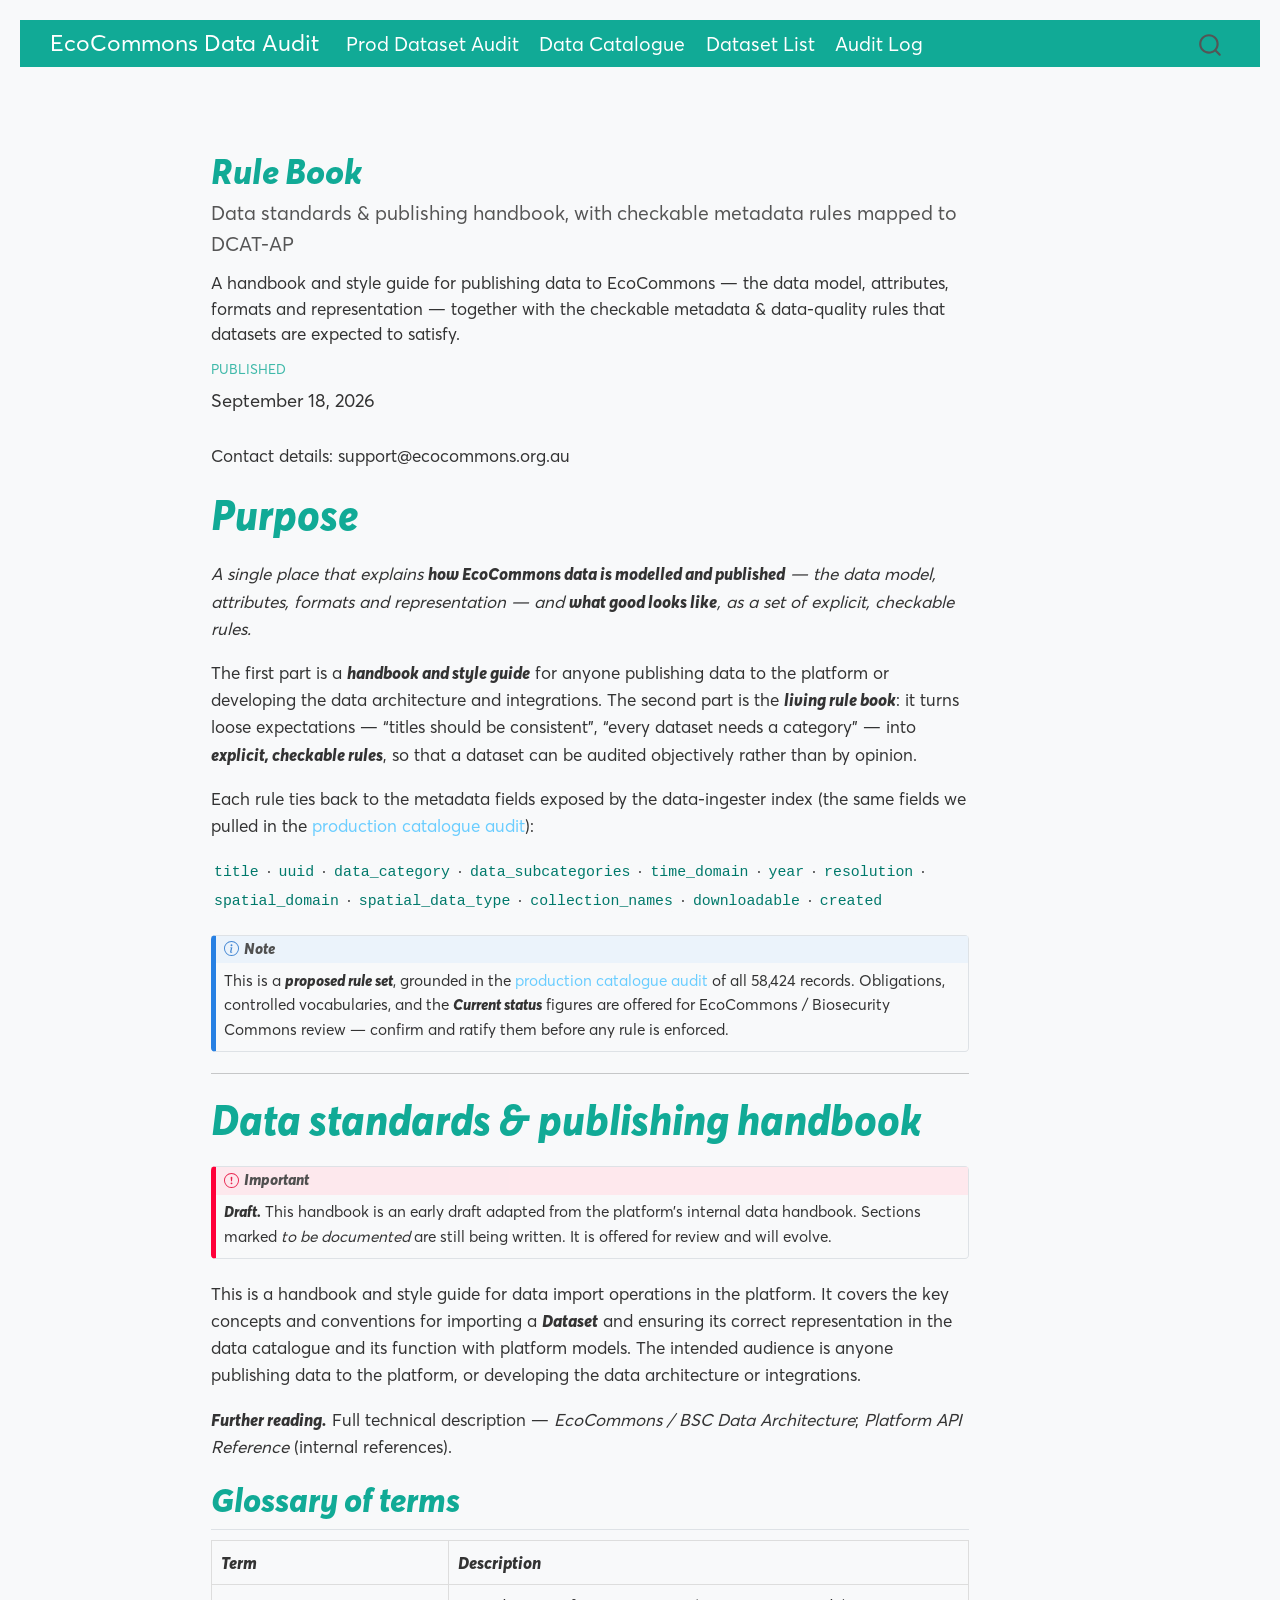
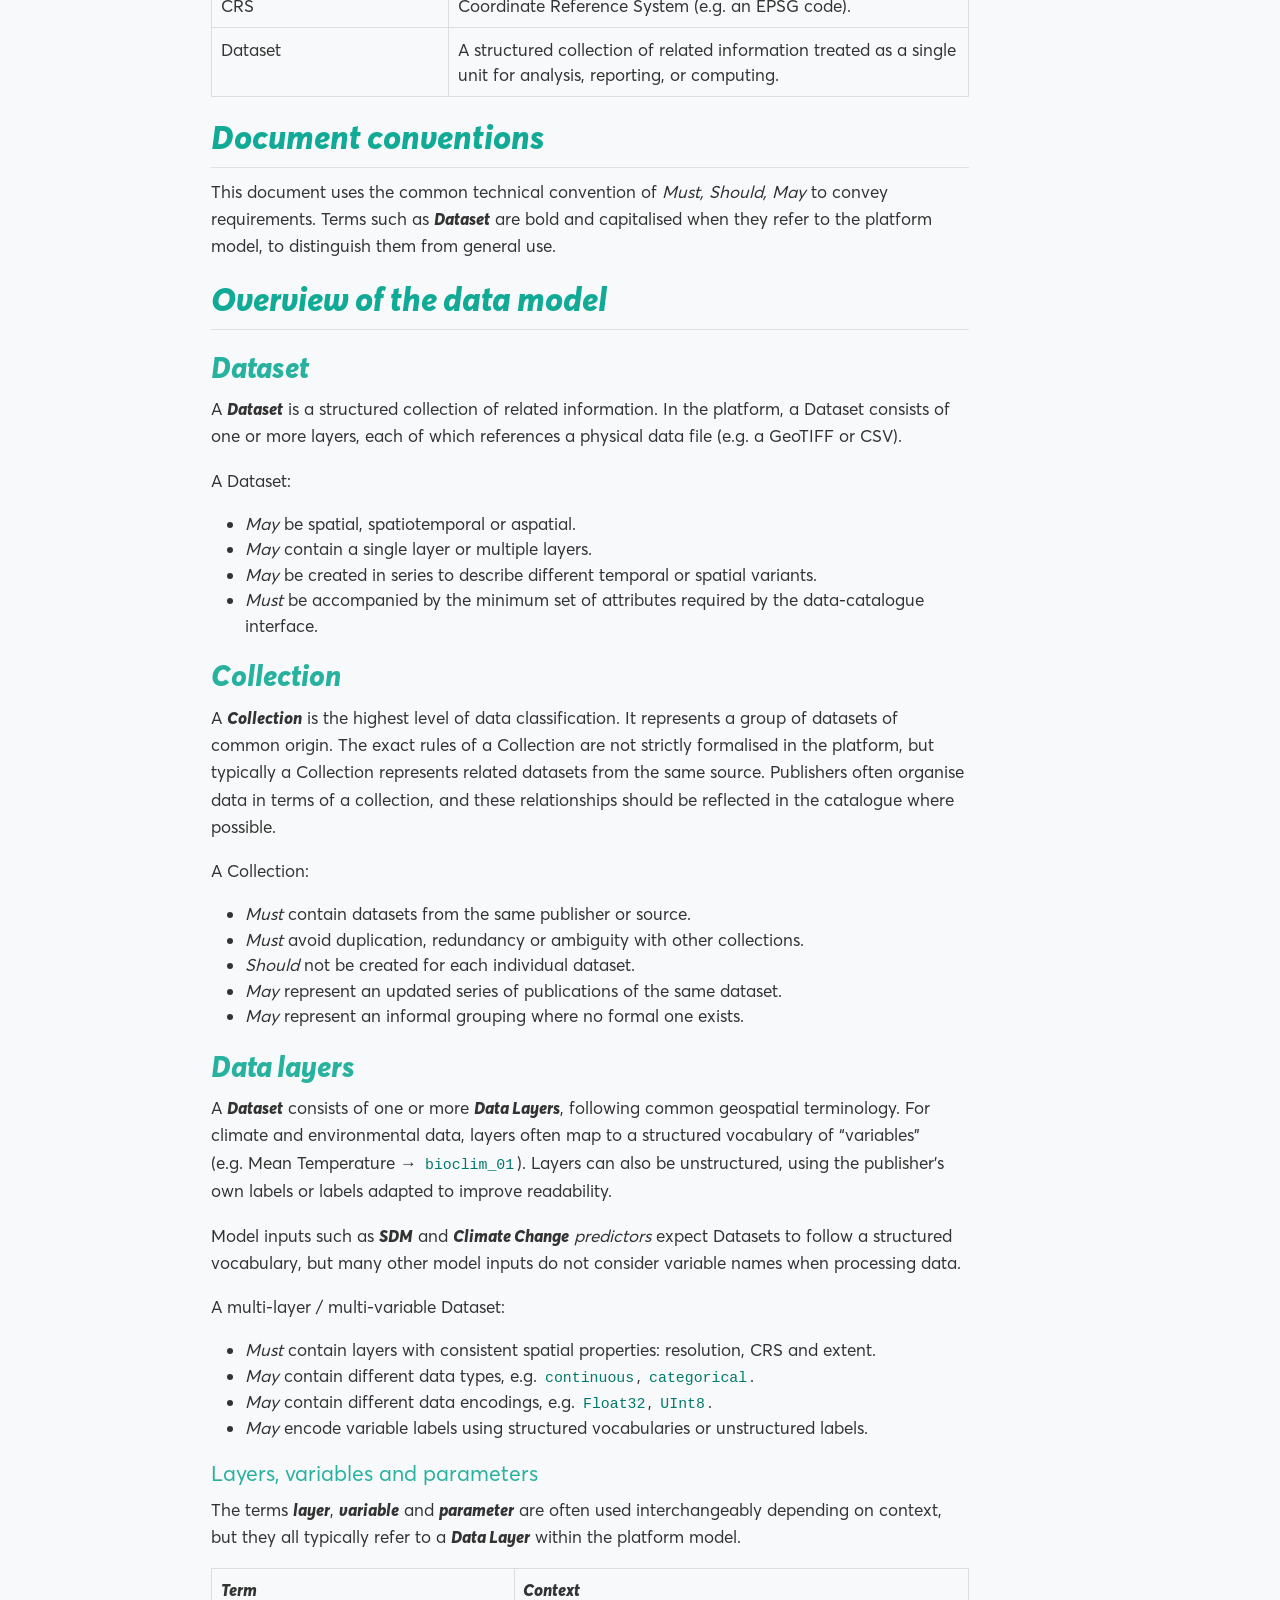
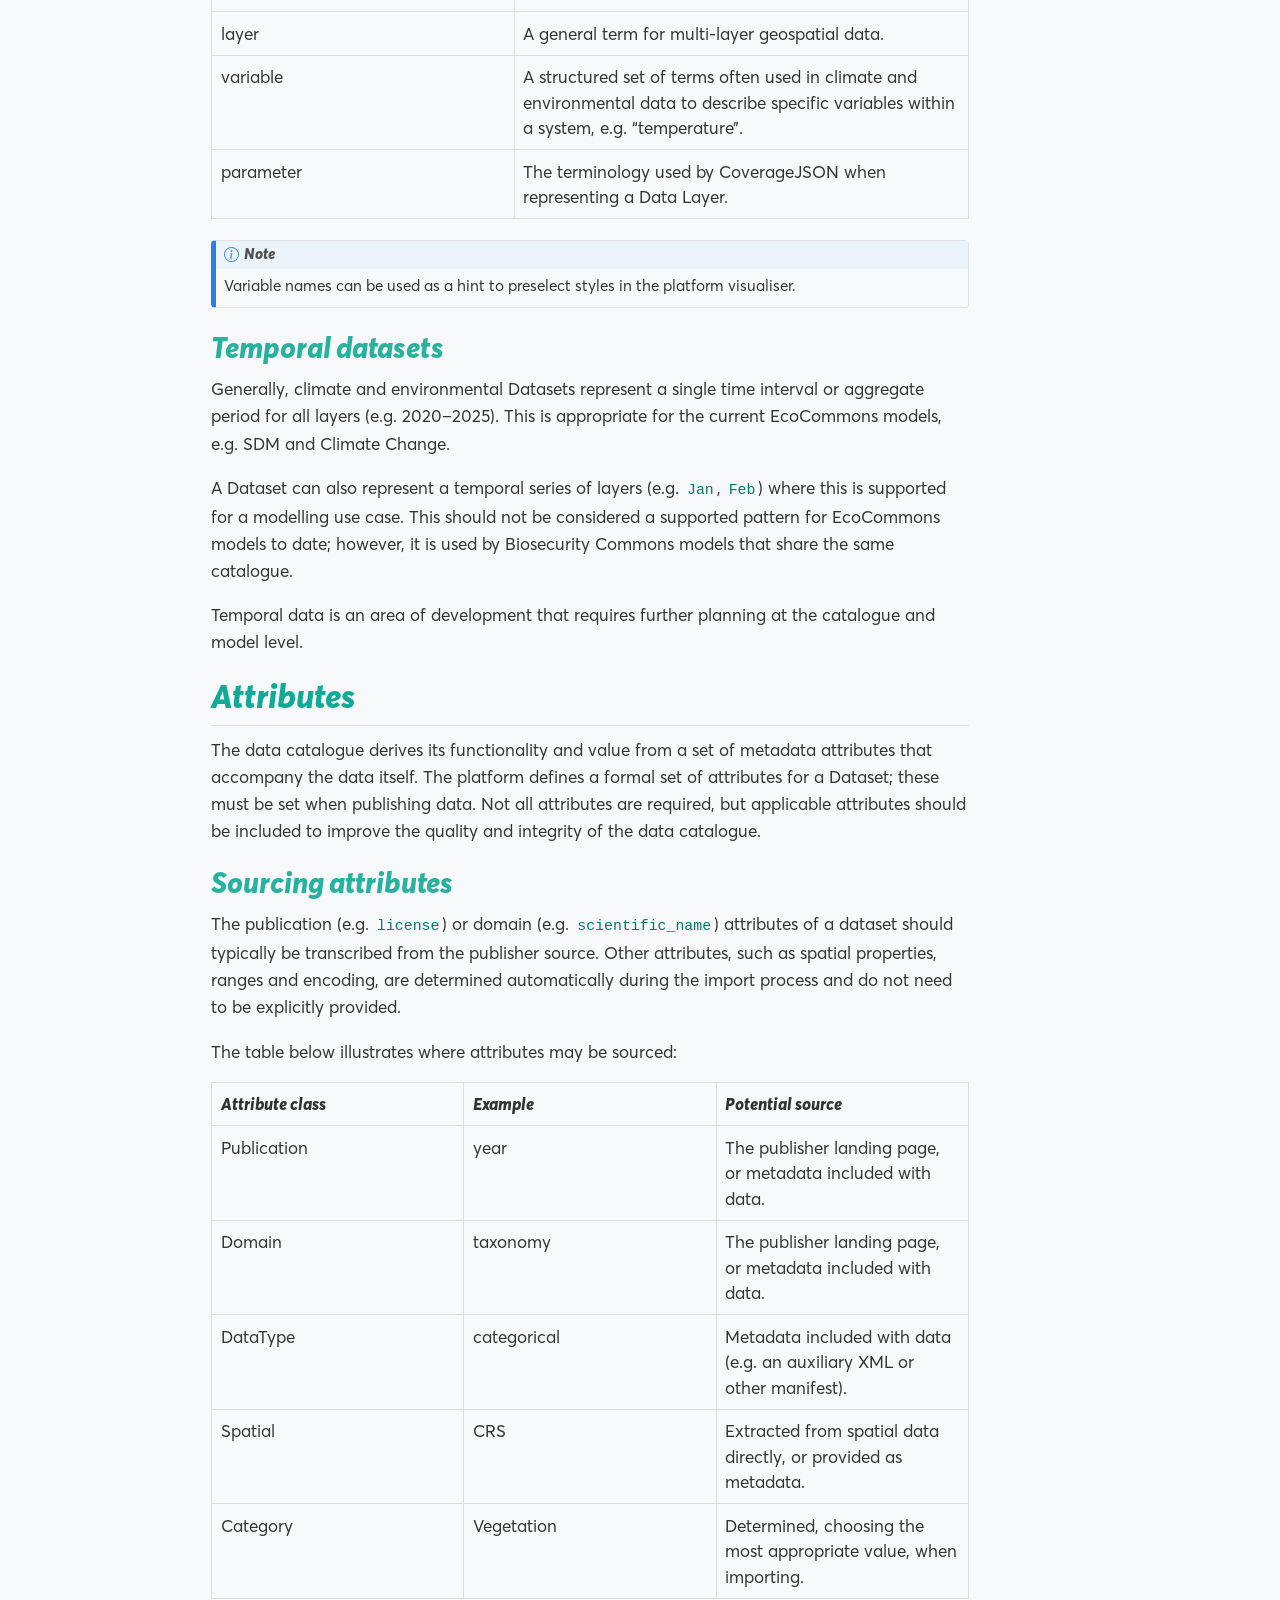
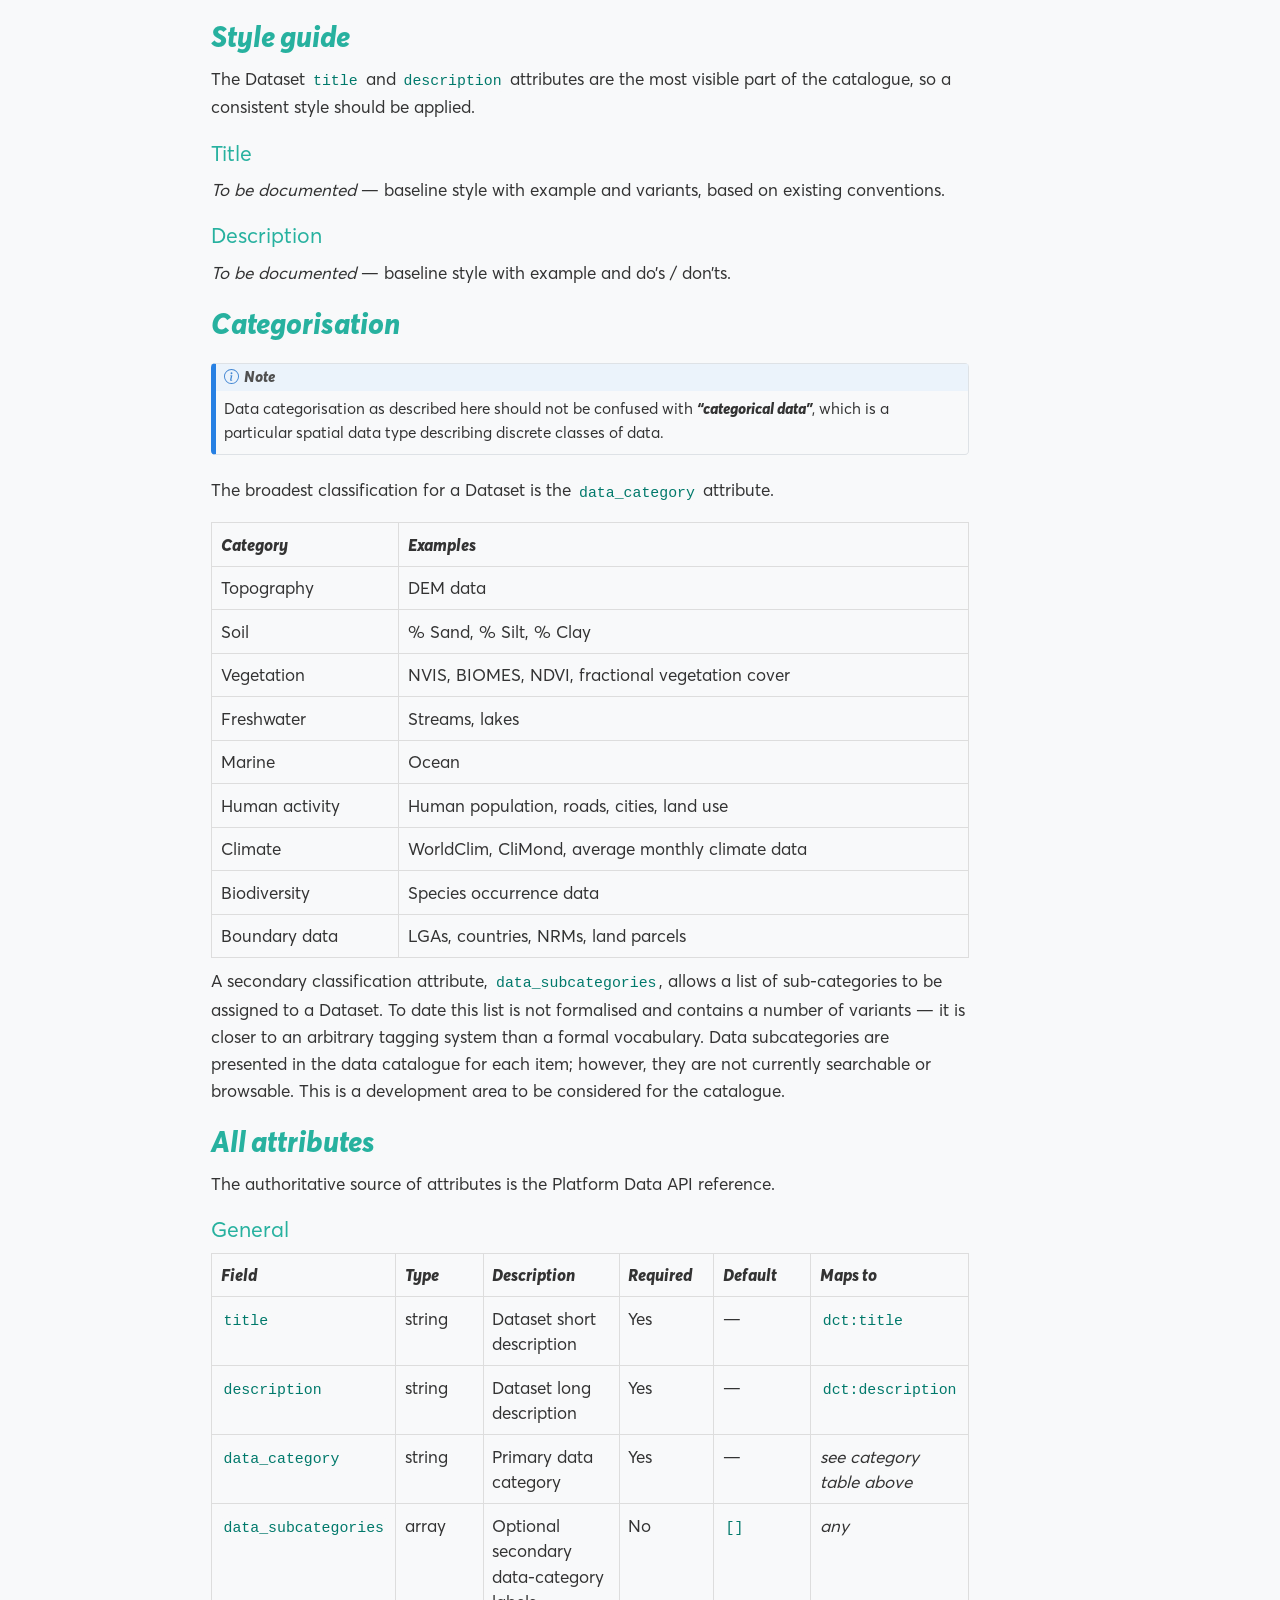
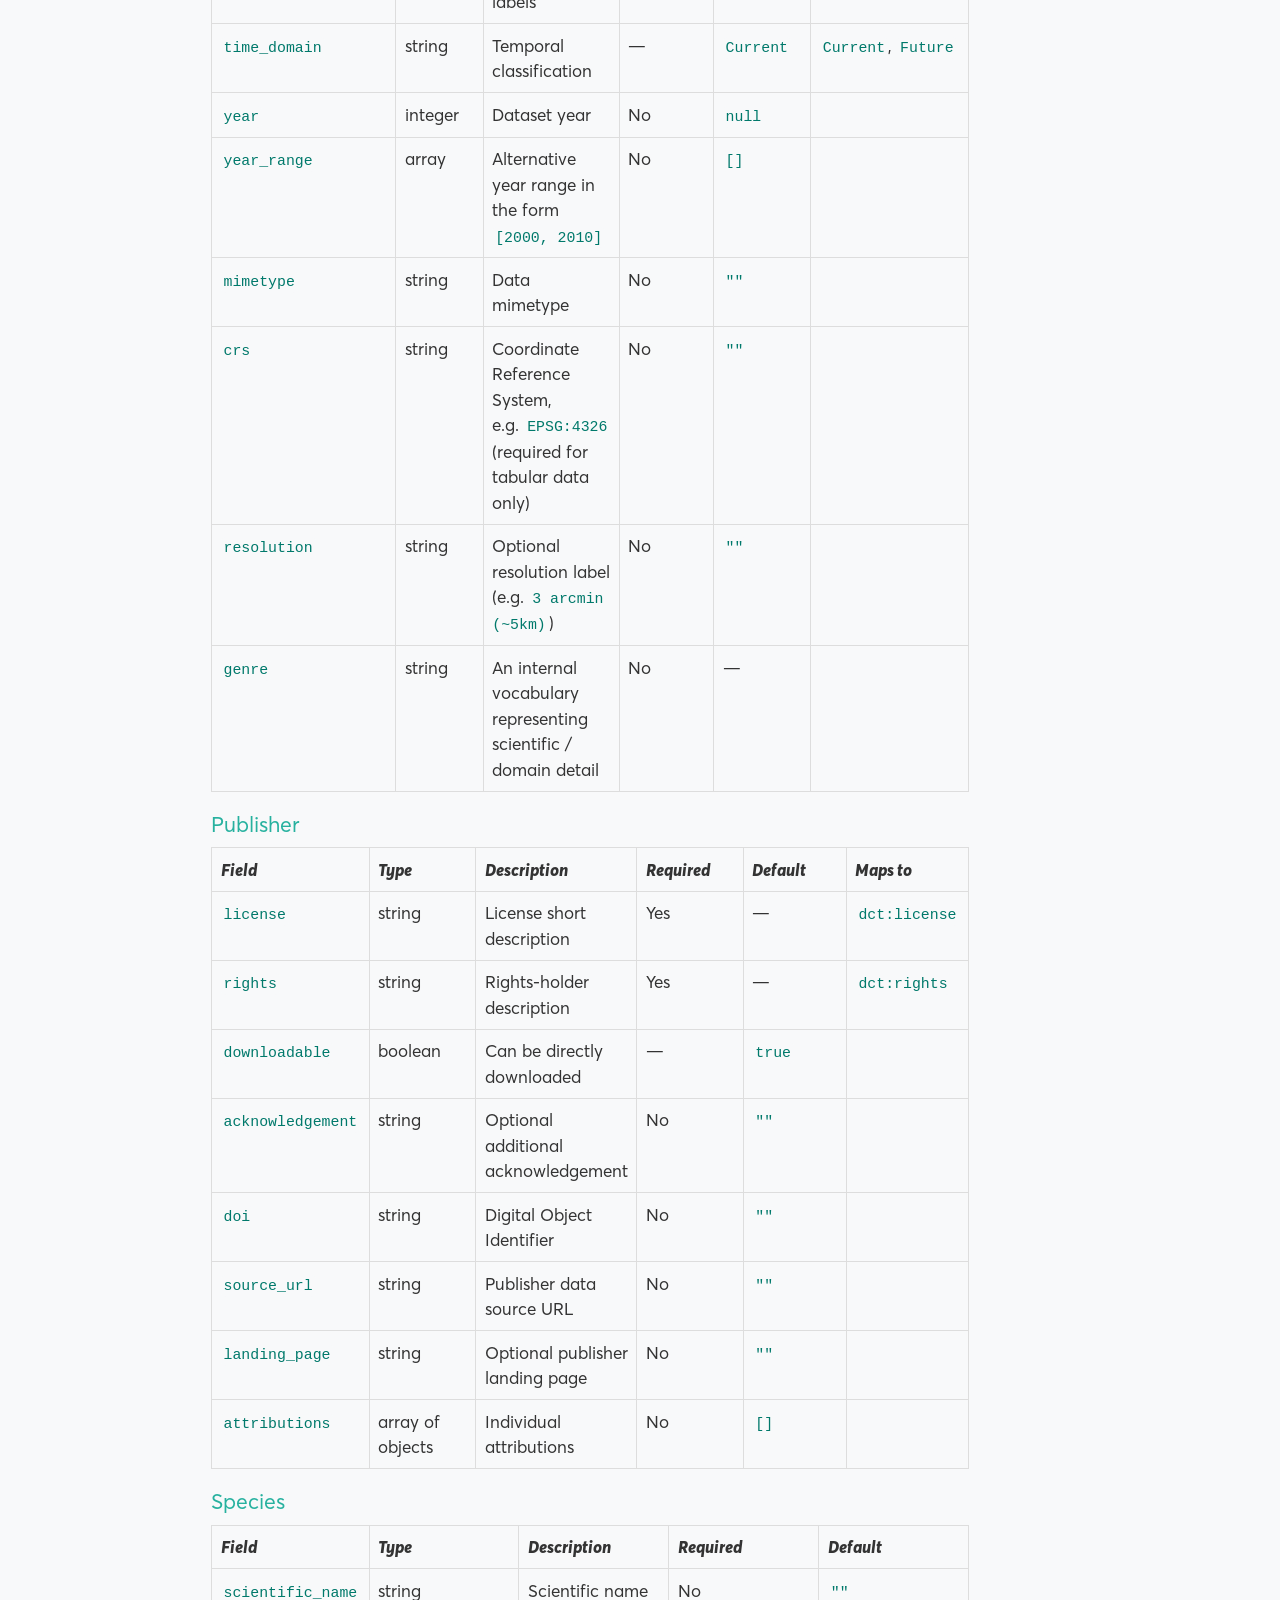
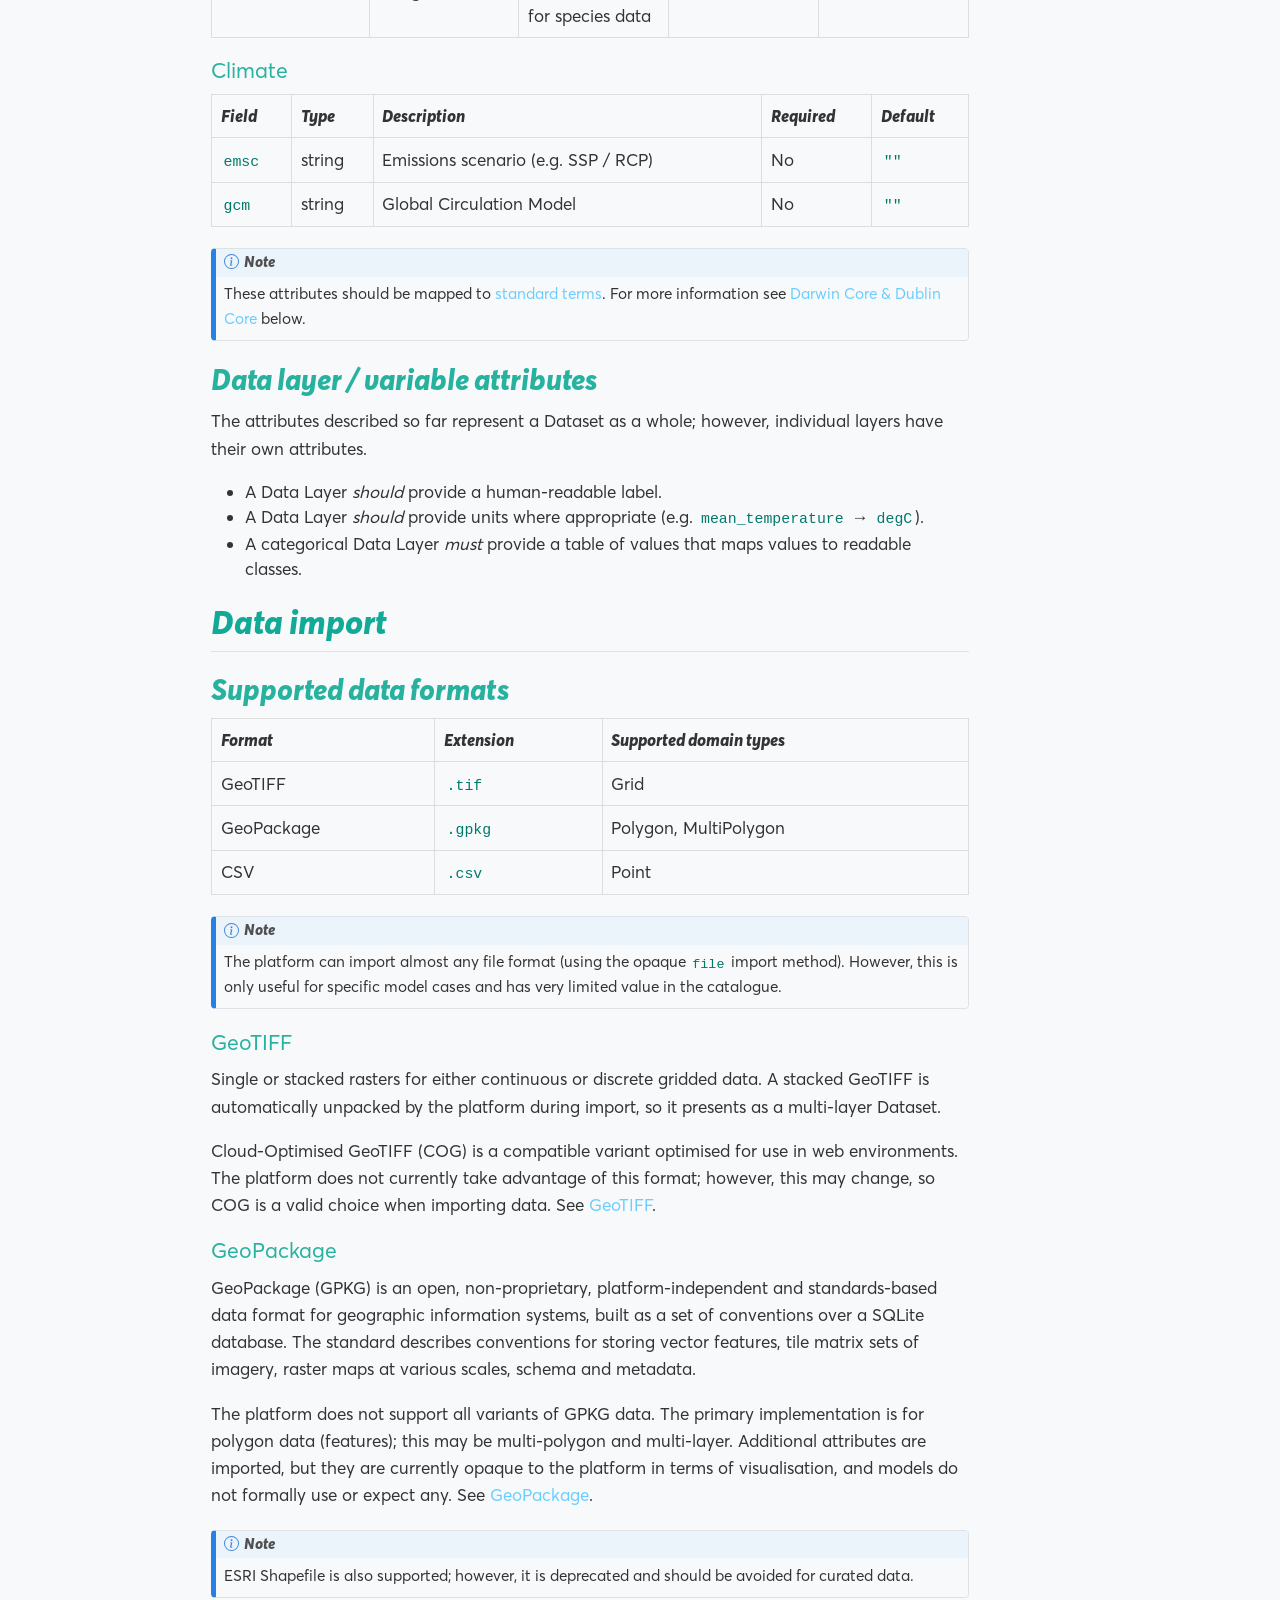
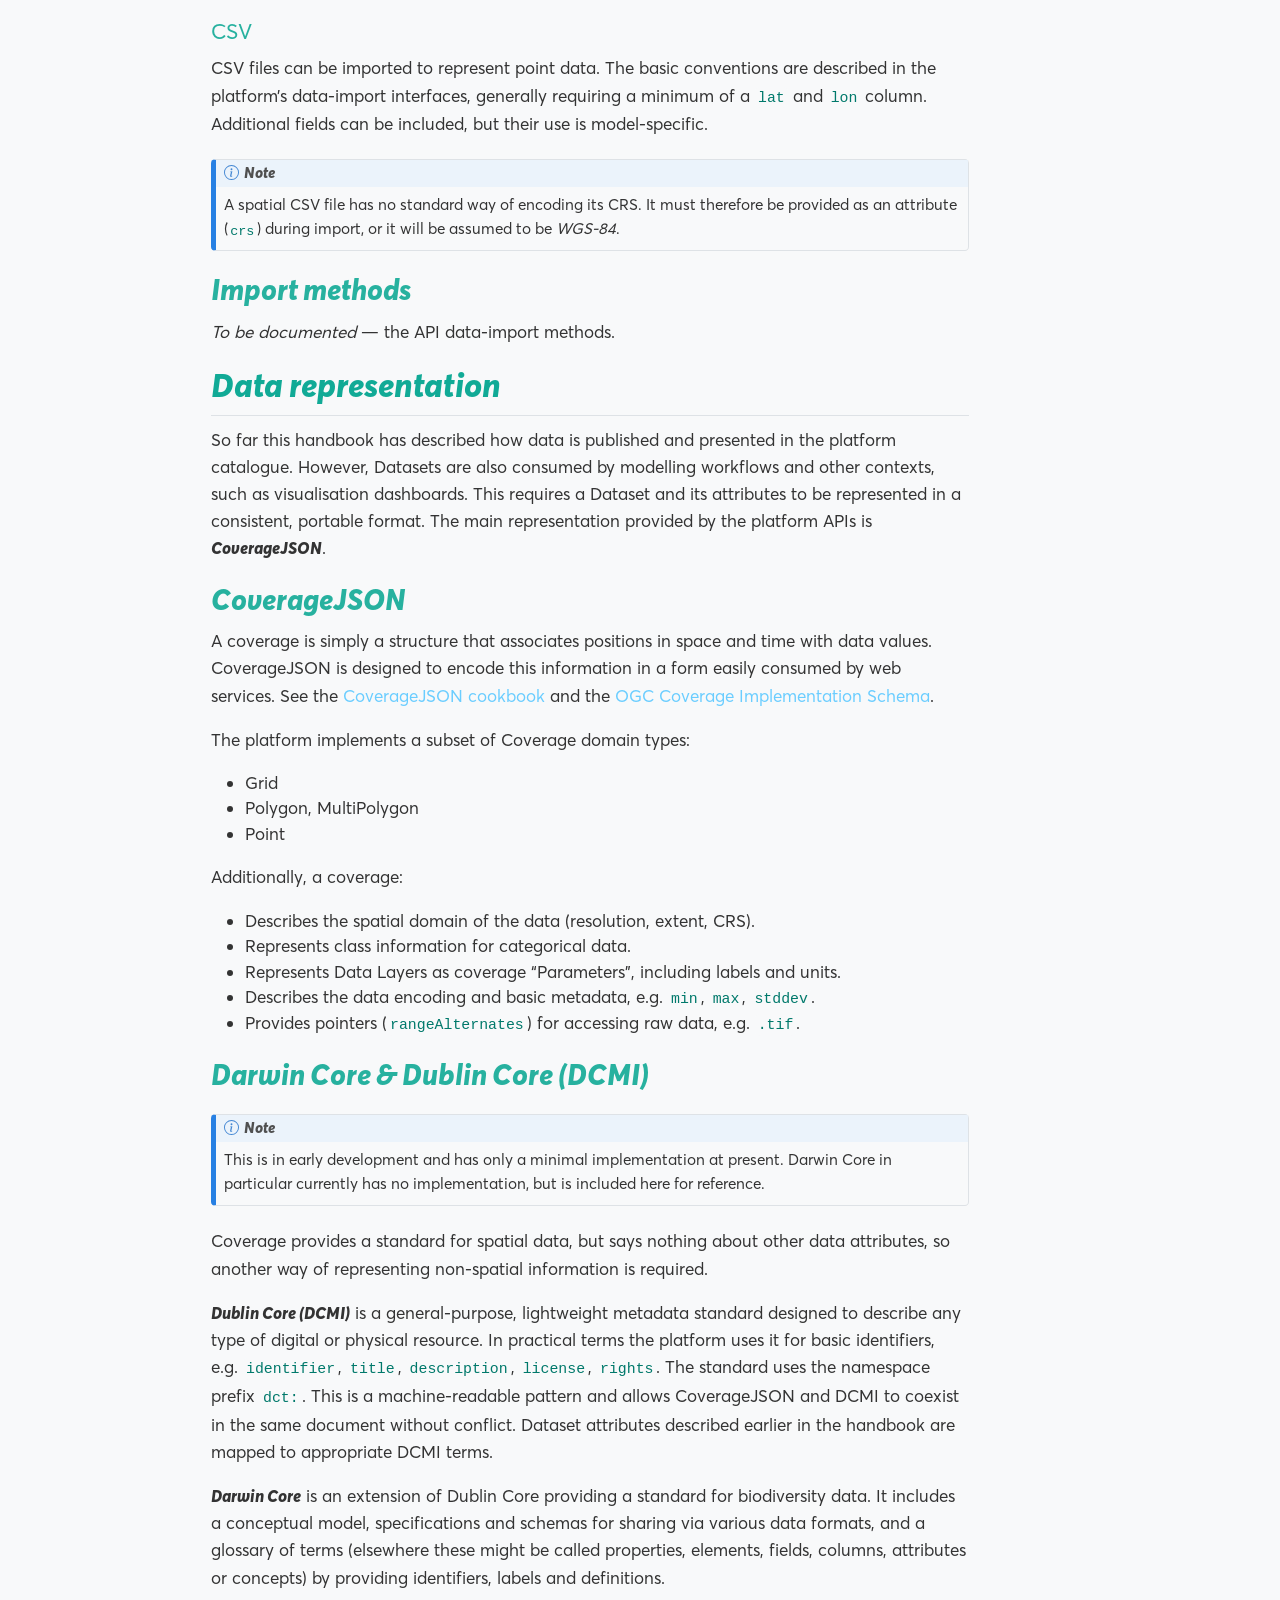
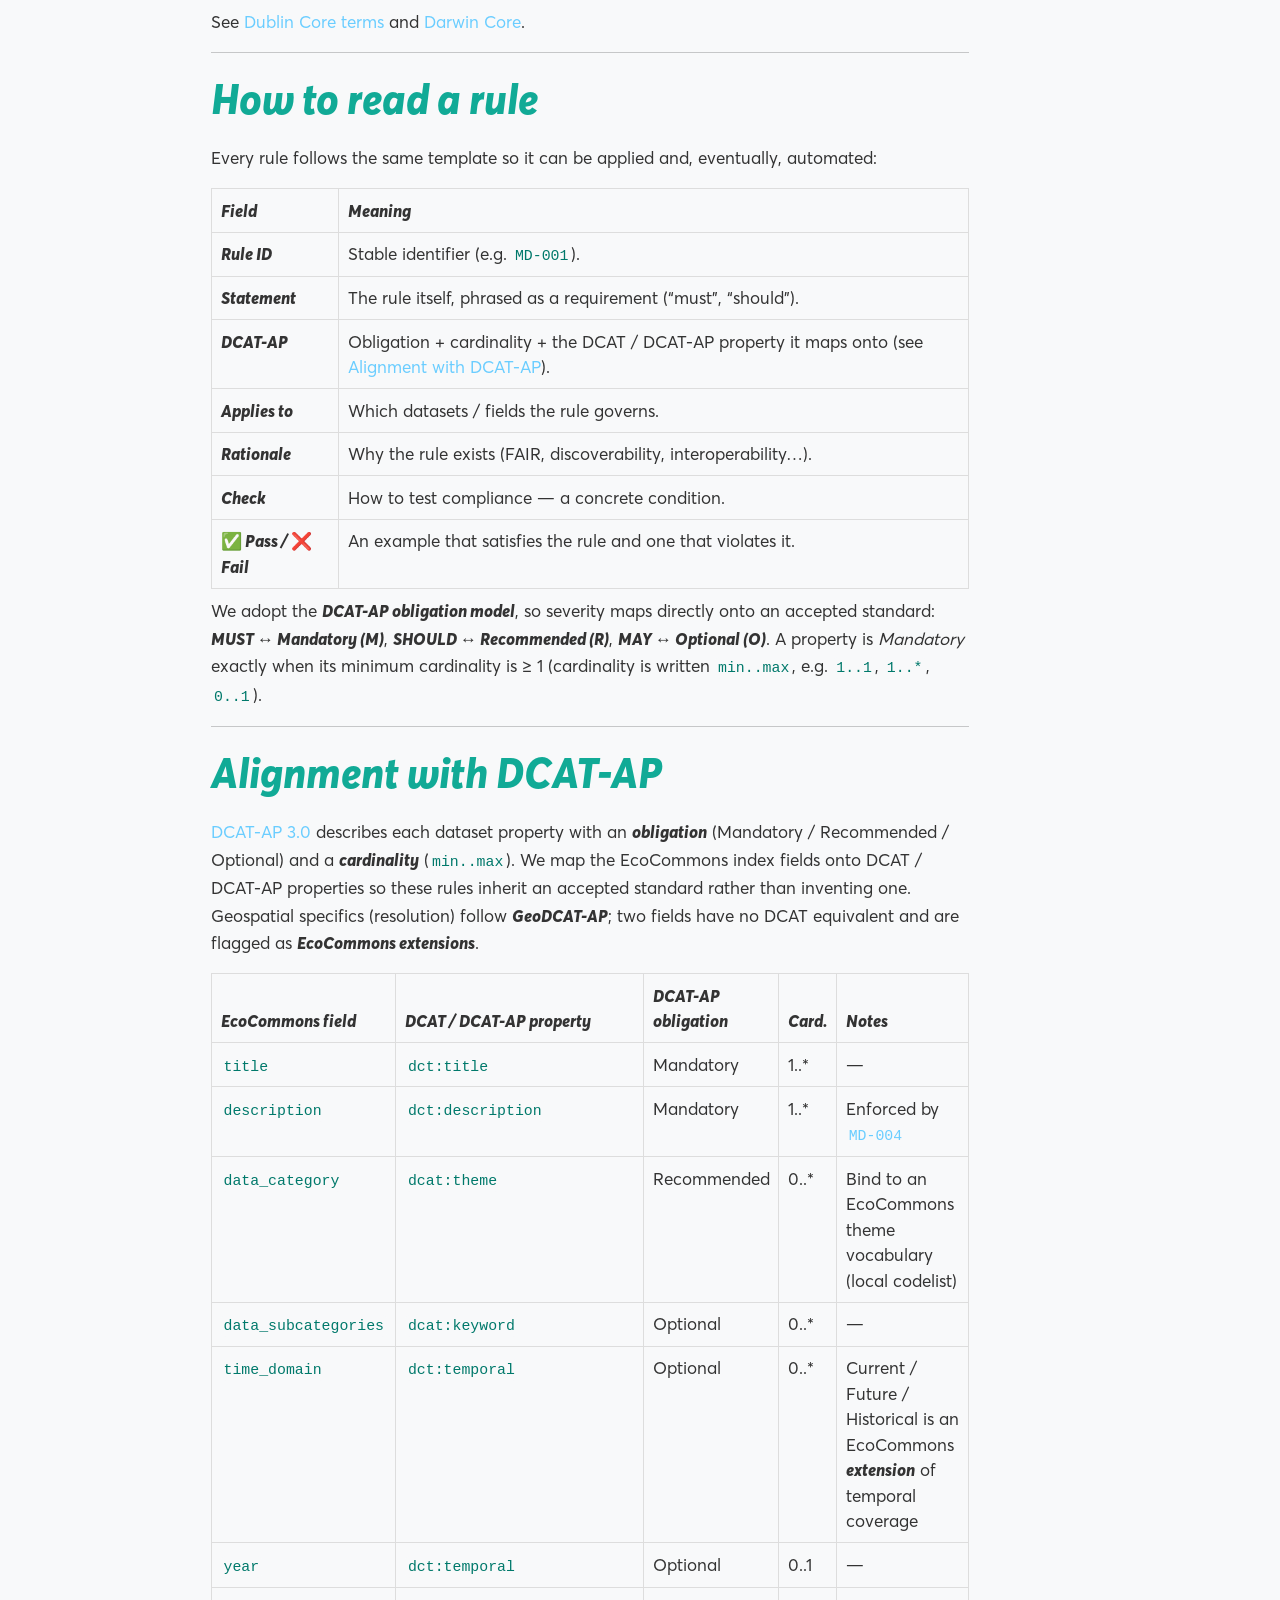
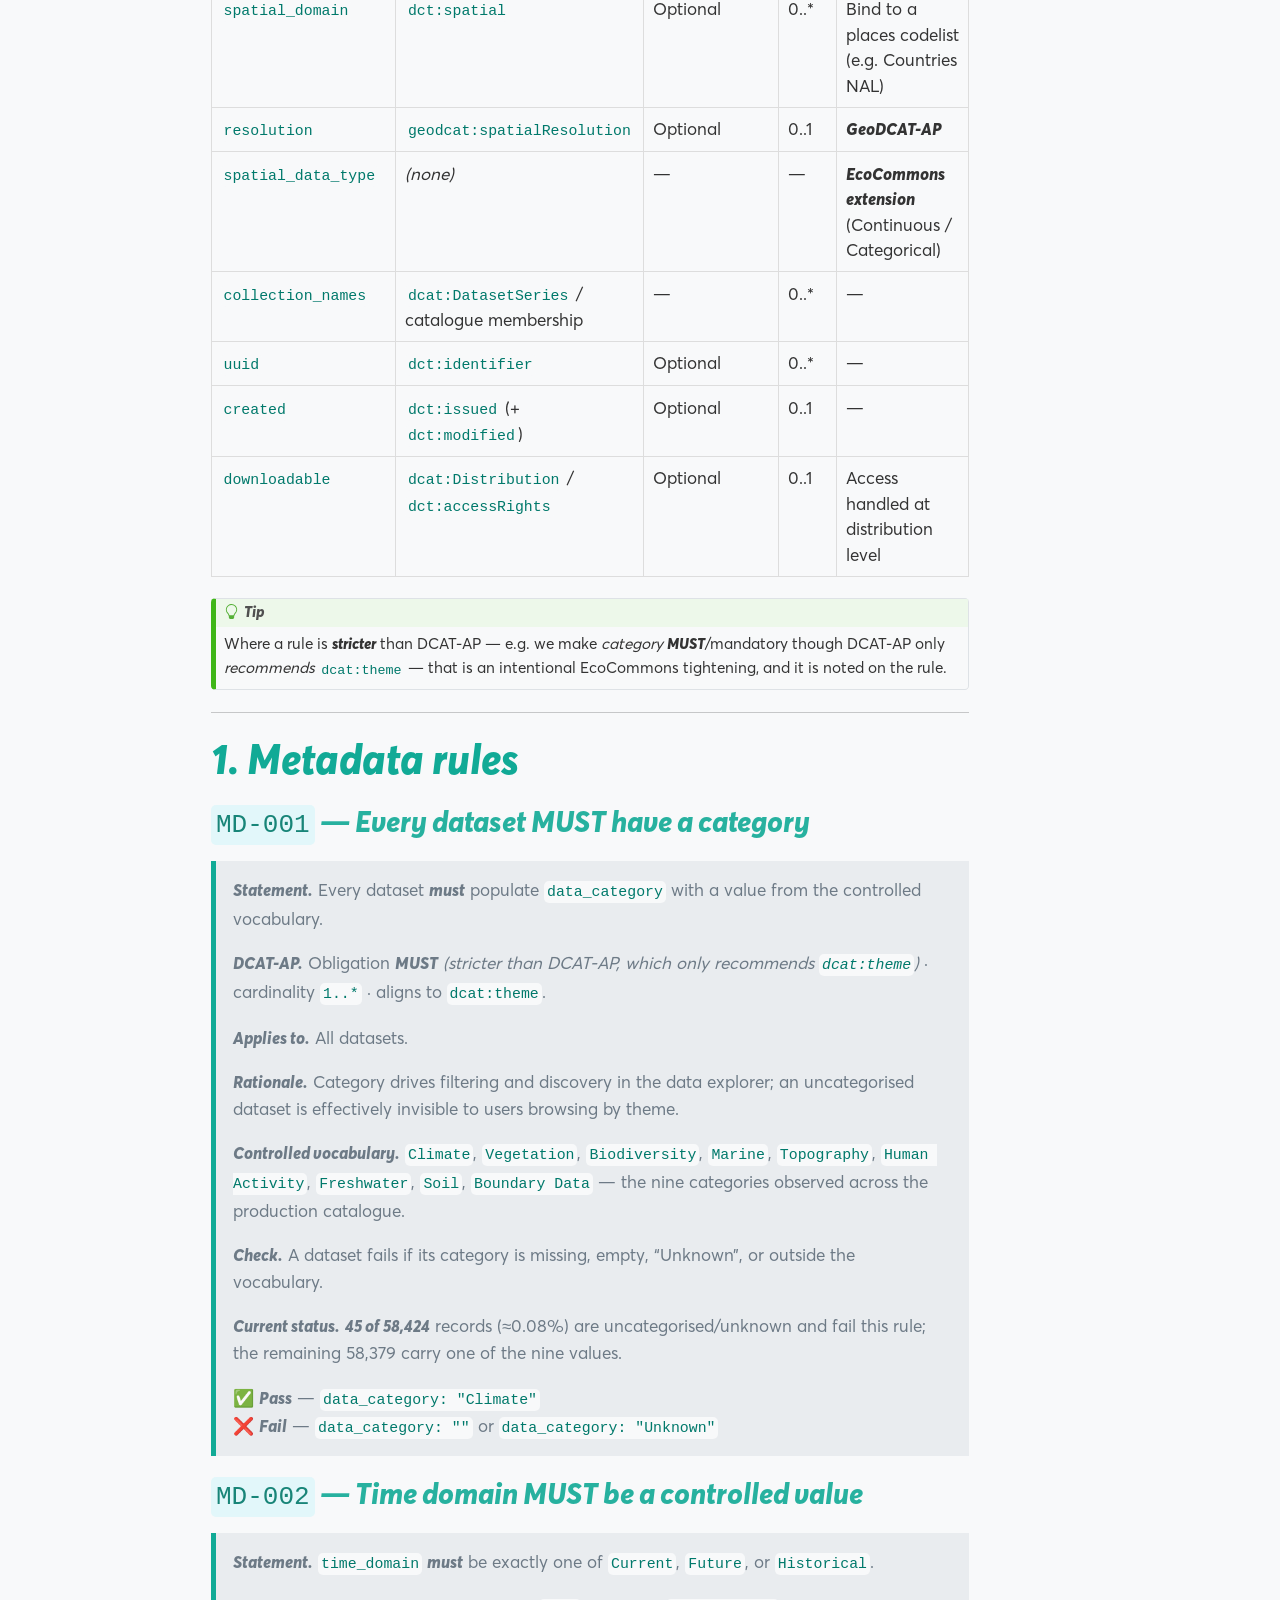
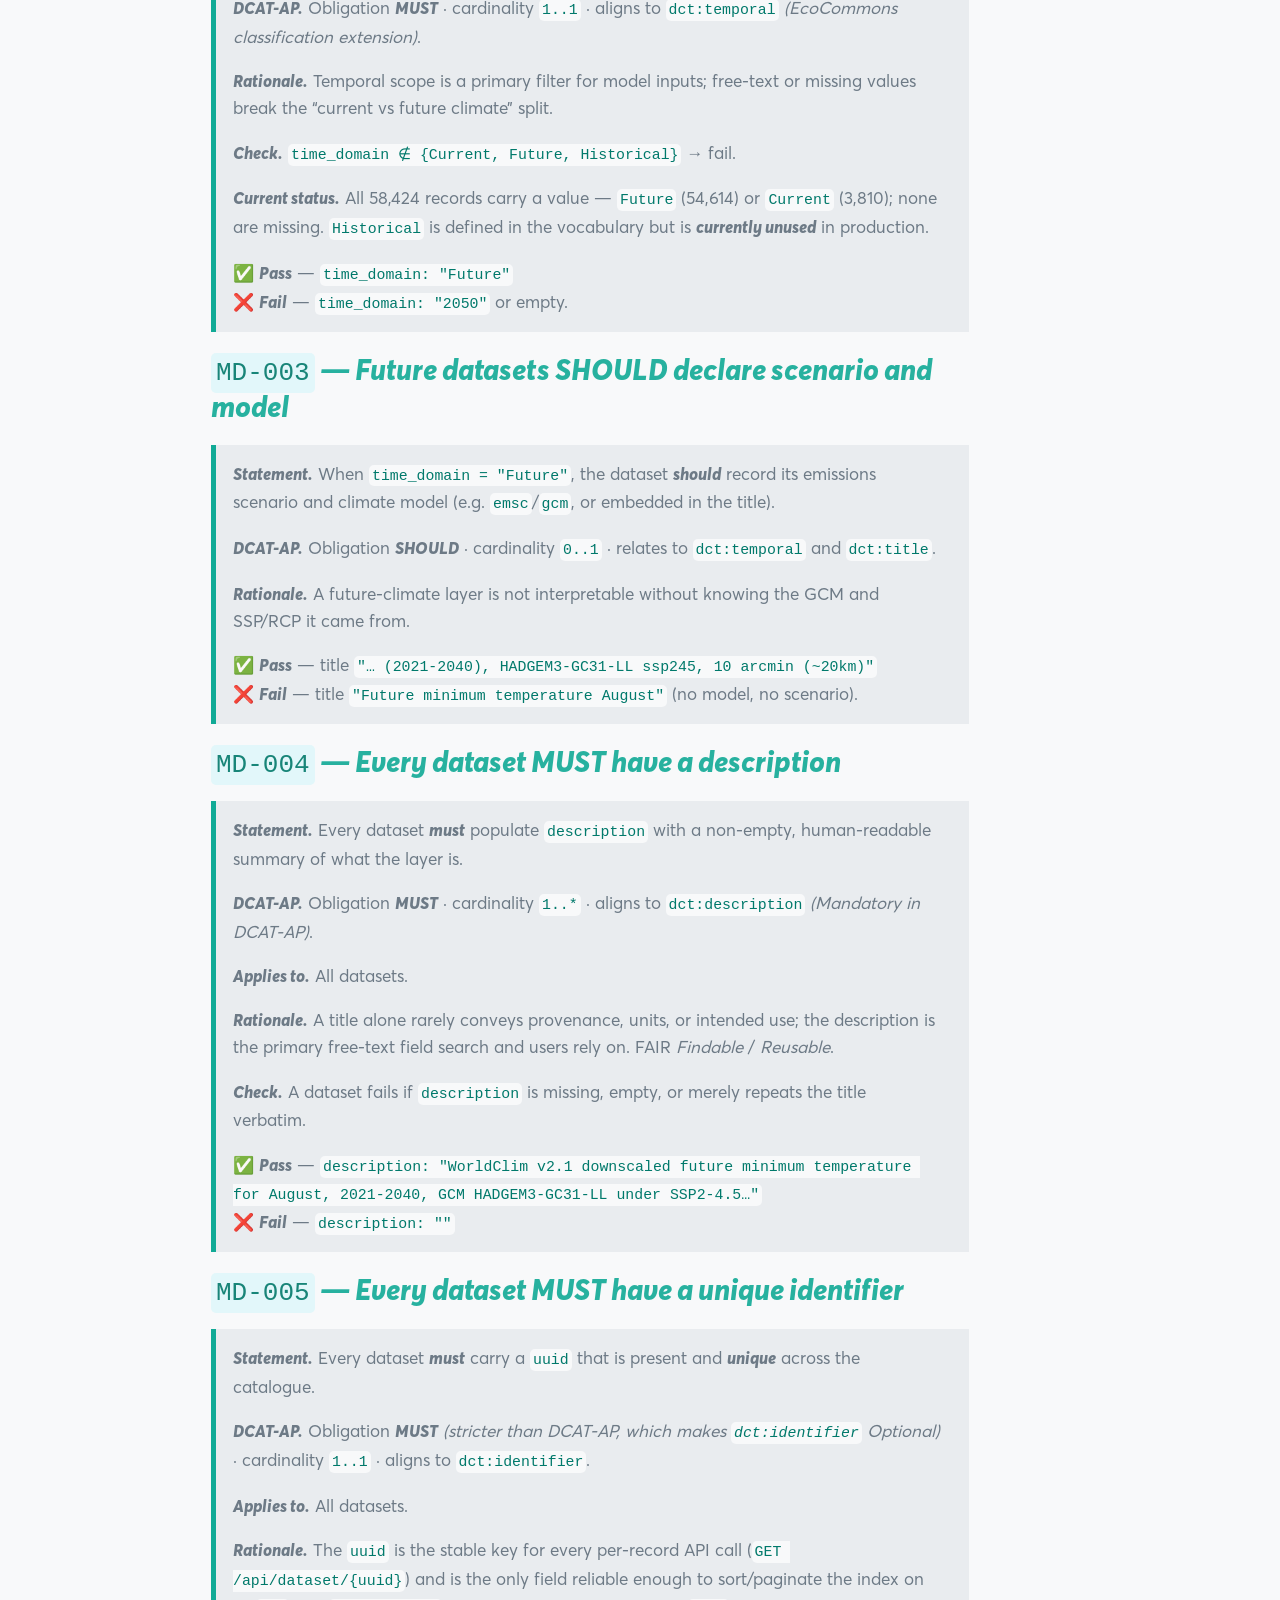
<file: docs/rule_book.html>
<!DOCTYPE html>
<html xmlns="http://www.w3.org/1999/xhtml" lang="en" xml:lang="en"><head>

<meta charset="utf-8">
<meta name="generator" content="quarto-1.6.40">

<meta name="viewport" content="width=device-width, initial-scale=1.0, user-scalable=yes">

<meta name="dcterms.date" content="2026-09-18">
<meta name="description" content="A handbook and style guide for publishing data to EcoCommons — the data model, attributes, formats and representation — together with the checkable metadata &amp; data-quality rules that datasets are expected to satisfy.">

<title>Rule Book – EcoCommons Data Audit</title>
<style>
code{white-space: pre-wrap;}
span.smallcaps{font-variant: small-caps;}
div.columns{display: flex; gap: min(4vw, 1.5em);}
div.column{flex: auto; overflow-x: auto;}
div.hanging-indent{margin-left: 1.5em; text-indent: -1.5em;}
ul.task-list{list-style: none;}
ul.task-list li input[type="checkbox"] {
  width: 0.8em;
  margin: 0 0.8em 0.2em -1em; /* quarto-specific, see https://github.com/quarto-dev/quarto-cli/issues/4556 */ 
  vertical-align: middle;
}
</style>


<script src="site_libs/quarto-nav/quarto-nav.js"></script>
<script src="site_libs/quarto-nav/headroom.min.js"></script>
<script src="site_libs/clipboard/clipboard.min.js"></script>
<script src="site_libs/quarto-search/autocomplete.umd.js"></script>
<script src="site_libs/quarto-search/fuse.min.js"></script>
<script src="site_libs/quarto-search/quarto-search.js"></script>
<meta name="quarto:offset" content="./">
<link href="./https://raw.githubusercontent.com/EcoCommons-Australia-2024-2026/ec-notebook_site_materials/main/images/favicon_square.png" rel="icon" type="image/png">
<script src="site_libs/quarto-html/quarto.js"></script>
<script src="site_libs/quarto-html/popper.min.js"></script>
<script src="site_libs/quarto-html/tippy.umd.min.js"></script>
<script src="site_libs/quarto-html/anchor.min.js"></script>
<link href="site_libs/quarto-html/tippy.css" rel="stylesheet">
<link href="site_libs/quarto-html/quarto-syntax-highlighting-549806ee2085284f45b00abea8c6df48.css" rel="stylesheet" id="quarto-text-highlighting-styles">
<script src="site_libs/bootstrap/bootstrap.min.js"></script>
<link href="site_libs/bootstrap/bootstrap-icons.css" rel="stylesheet">
<link href="site_libs/bootstrap/bootstrap-6bd9cfa162949bde0a231f530c97869d.min.css" rel="stylesheet" append-hash="true" id="quarto-bootstrap" data-mode="light">
<script id="quarto-search-options" type="application/json">{
  "location": "navbar",
  "copy-button": false,
  "collapse-after": 3,
  "panel-placement": "end",
  "type": "overlay",
  "limit": 50,
  "keyboard-shortcut": [
    "f",
    "/",
    "s"
  ],
  "show-item-context": false,
  "language": {
    "search-no-results-text": "No results",
    "search-matching-documents-text": "matching documents",
    "search-copy-link-title": "Copy link to search",
    "search-hide-matches-text": "Hide additional matches",
    "search-more-match-text": "more match in this document",
    "search-more-matches-text": "more matches in this document",
    "search-clear-button-title": "Clear",
    "search-text-placeholder": "",
    "search-detached-cancel-button-title": "Cancel",
    "search-submit-button-title": "Submit",
    "search-label": "Search"
  }
}</script>


<link rel="stylesheet" href="styles/ec_html_template.css">
</head>

<body class="nav-fixed fullcontent">

<div id="quarto-search-results"></div>
  <header id="quarto-header" class="headroom fixed-top">
    <nav class="navbar navbar-expand-lg " data-bs-theme="dark">
      <div class="navbar-container container-fluid">
      <div class="navbar-brand-container mx-auto">
    <a class="navbar-brand" href="./index.html">
    <span class="navbar-title">EcoCommons Data Audit</span>
    </a>
  </div>
            <div id="quarto-search" class="" title="Search"></div>
          <button class="navbar-toggler" type="button" data-bs-toggle="collapse" data-bs-target="#navbarCollapse" aria-controls="navbarCollapse" role="menu" aria-expanded="false" aria-label="Toggle navigation" onclick="if (window.quartoToggleHeadroom) { window.quartoToggleHeadroom(); }">
  <span class="navbar-toggler-icon"></span>
</button>
          <div class="collapse navbar-collapse" id="navbarCollapse">
            <ul class="navbar-nav navbar-nav-scroll me-auto">
  <li class="nav-item">
    <a class="nav-link" href="./ecocommons_prod_data_audit.html"> 
<span class="menu-text">Prod Dataset Audit</span></a>
  </li>  
  <li class="nav-item">
    <a class="nav-link" href="./prod_dataset_catalogue.html"> 
<span class="menu-text">Data Catalogue</span></a>
  </li>  
  <li class="nav-item">
    <a class="nav-link" href="./dataset_list.html"> 
<span class="menu-text">Dataset List</span></a>
  </li>  
  <li class="nav-item">
    <a class="nav-link" href="./audit_log.html"> 
<span class="menu-text">Audit Log</span></a>
  </li>  
</ul>
          </div> <!-- /navcollapse -->
            <div class="quarto-navbar-tools">
</div>
      </div> <!-- /container-fluid -->
    </nav>
</header>
<!-- content -->
<div id="quarto-content" class="quarto-container page-columns page-rows-contents page-layout-article page-navbar">
<!-- sidebar -->
<!-- margin-sidebar -->
    
<!-- main -->
<main class="content" id="quarto-document-content">

<header id="title-block-header" class="quarto-title-block default">
<div class="quarto-title">
<h1 class="title">Rule Book</h1>
<p class="subtitle lead">Data standards &amp; publishing handbook, with checkable metadata rules mapped to DCAT-AP</p>
</div>

<div>
  <div class="description">
    A handbook and style guide for publishing data to EcoCommons — the data model, attributes, formats and representation — together with the checkable metadata &amp; data-quality rules that datasets are expected to satisfy.
  </div>
</div>


<div class="quarto-title-meta">

    
    <div>
    <div class="quarto-title-meta-heading">Published</div>
    <div class="quarto-title-meta-contents">
      <p class="date">September 18, 2026</p>
    </div>
  </div>
  
    
  </div>
  


</header>


<p>Contact details: support@ecocommons.org.au</p>
<section id="purpose" class="level1">
<h1>Purpose</h1>
<p><em>A single place that explains <strong>how EcoCommons data is modelled and published</strong> — the data model, attributes, formats and representation — and <strong>what good looks like</strong>, as a set of explicit, checkable rules.</em></p>
<p>The first part is a <strong>handbook and style guide</strong> for anyone publishing data to the platform or developing the data architecture and integrations. The second part is the <strong>living rule book</strong>: it turns loose expectations — “titles should be consistent”, “every dataset needs a category” — into <strong>explicit, checkable rules</strong>, so that a dataset can be audited objectively rather than by opinion.</p>
<p>Each rule ties back to the metadata fields exposed by the data-ingester index (the same fields we pulled in the <a href="./ecocommons_prod_data_audit.html">production catalogue audit</a>):</p>
<p><code>title</code> · <code>uuid</code> · <code>data_category</code> · <code>data_subcategories</code> · <code>time_domain</code> · <code>year</code> · <code>resolution</code> · <code>spatial_domain</code> · <code>spatial_data_type</code> · <code>collection_names</code> · <code>downloadable</code> · <code>created</code></p>
<div class="callout callout-style-default callout-note callout-titled">
<div class="callout-header d-flex align-content-center">
<div class="callout-icon-container">
<i class="callout-icon"></i>
</div>
<div class="callout-title-container flex-fill">
Note
</div>
</div>
<div class="callout-body-container callout-body">
<p>This is a <strong>proposed rule set</strong>, grounded in the <a href="./ecocommons_prod_data_audit.html">production catalogue audit</a> of all 58,424 records. Obligations, controlled vocabularies, and the <strong>Current status</strong> figures are offered for EcoCommons / Biosecurity Commons review — confirm and ratify them before any rule is enforced.</p>
</div>
</div>
<hr>
</section>
<section id="data-standards-publishing-handbook" class="level1">
<h1>Data standards &amp; publishing handbook</h1>
<div class="callout callout-style-default callout-important callout-titled">
<div class="callout-header d-flex align-content-center">
<div class="callout-icon-container">
<i class="callout-icon"></i>
</div>
<div class="callout-title-container flex-fill">
Important
</div>
</div>
<div class="callout-body-container callout-body">
<p><strong>Draft.</strong> This handbook is an early draft adapted from the platform’s internal data handbook. Sections marked <em>to be documented</em> are still being written. It is offered for review and will evolve.</p>
</div>
</div>
<p>This is a handbook and style guide for data import operations in the platform. It covers the key concepts and conventions for importing a <strong>Dataset</strong> and ensuring its correct representation in the data catalogue and its function with platform models. The intended audience is anyone publishing data to the platform, or developing the data architecture or integrations.</p>
<p><strong>Further reading.</strong> Full technical description — <em>EcoCommons / BSC Data Architecture</em>; <em>Platform API Reference</em> (internal references).</p>
<section id="glossary-of-terms" class="level2">
<h2 class="anchored" data-anchor-id="glossary-of-terms">Glossary of terms</h2>
<table class="caption-top table">
<colgroup>
<col style="width: 31%">
<col style="width: 68%">
</colgroup>
<thead>
<tr class="header">
<th>Term</th>
<th>Description</th>
</tr>
</thead>
<tbody>
<tr class="odd">
<td>CRS</td>
<td>Coordinate Reference System (e.g.&nbsp;an EPSG code).</td>
</tr>
<tr class="even">
<td>Dataset</td>
<td>A structured collection of related information treated as a single unit for analysis, reporting, or computing.</td>
</tr>
</tbody>
</table>
</section>
<section id="document-conventions" class="level2">
<h2 class="anchored" data-anchor-id="document-conventions">Document conventions</h2>
<p>This document uses the common technical convention of <em>Must, Should, May</em> to convey requirements. Terms such as <strong>Dataset</strong> are bold and capitalised when they refer to the platform model, to distinguish them from general use.</p>
</section>
<section id="overview-of-the-data-model" class="level2">
<h2 class="anchored" data-anchor-id="overview-of-the-data-model">Overview of the data model</h2>
<section id="dataset" class="level3">
<h3 class="anchored" data-anchor-id="dataset">Dataset</h3>
<p>A <strong>Dataset</strong> is a structured collection of related information. In the platform, a Dataset consists of one or more layers, each of which references a physical data file (e.g.&nbsp;a GeoTIFF or CSV).</p>
<p>A Dataset:</p>
<ul>
<li><em>May</em> be spatial, spatiotemporal or aspatial.</li>
<li><em>May</em> contain a single layer or multiple layers.</li>
<li><em>May</em> be created in series to describe different temporal or spatial variants.</li>
<li><em>Must</em> be accompanied by the minimum set of attributes required by the data-catalogue interface.</li>
</ul>
</section>
<section id="collection" class="level3">
<h3 class="anchored" data-anchor-id="collection">Collection</h3>
<p>A <strong>Collection</strong> is the highest level of data classification. It represents a group of datasets of common origin. The exact rules of a Collection are not strictly formalised in the platform, but typically a Collection represents related datasets from the same source. Publishers often organise data in terms of a collection, and these relationships should be reflected in the catalogue where possible.</p>
<p>A Collection:</p>
<ul>
<li><em>Must</em> contain datasets from the same publisher or source.</li>
<li><em>Must</em> avoid duplication, redundancy or ambiguity with other collections.</li>
<li><em>Should</em> not be created for each individual dataset.</li>
<li><em>May</em> represent an updated series of publications of the same dataset.</li>
<li><em>May</em> represent an informal grouping where no formal one exists.</li>
</ul>
</section>
<section id="data-layers" class="level3">
<h3 class="anchored" data-anchor-id="data-layers">Data layers</h3>
<p>A <strong>Dataset</strong> consists of one or more <strong>Data Layers</strong>, following common geospatial terminology. For climate and environmental data, layers often map to a structured vocabulary of “variables” (e.g.&nbsp;Mean Temperature → <code>bioclim_01</code>). Layers can also be unstructured, using the publisher’s own labels or labels adapted to improve readability.</p>
<p>Model inputs such as <strong>SDM</strong> and <strong>Climate Change</strong> <em>predictors</em> expect Datasets to follow a structured vocabulary, but many other model inputs do not consider variable names when processing data.</p>
<p>A multi-layer / multi-variable Dataset:</p>
<ul>
<li><em>Must</em> contain layers with consistent spatial properties: resolution, CRS and extent.</li>
<li><em>May</em> contain different data types, e.g.&nbsp;<code>continuous</code>, <code>categorical</code>.</li>
<li><em>May</em> contain different data encodings, e.g.&nbsp;<code>Float32</code>, <code>UInt8</code>.</li>
<li><em>May</em> encode variable labels using structured vocabularies or unstructured labels.</li>
</ul>
<section id="layers-variables-and-parameters" class="level4">
<h4 class="anchored" data-anchor-id="layers-variables-and-parameters">Layers, variables and parameters</h4>
<p>The terms <strong><em>layer</em></strong>, <strong><em>variable</em></strong> and <strong><em>parameter</em></strong> are often used interchangeably depending on context, but they all typically refer to a <strong>Data Layer</strong> within the platform model.</p>
<table class="caption-top table">
<colgroup>
<col style="width: 40%">
<col style="width: 60%">
</colgroup>
<thead>
<tr class="header">
<th>Term</th>
<th>Context</th>
</tr>
</thead>
<tbody>
<tr class="odd">
<td>layer</td>
<td>A general term for multi-layer geospatial data.</td>
</tr>
<tr class="even">
<td>variable</td>
<td>A structured set of terms often used in climate and environmental data to describe specific variables within a system, e.g.&nbsp;“temperature”.</td>
</tr>
<tr class="odd">
<td>parameter</td>
<td>The terminology used by CoverageJSON when representing a Data Layer.</td>
</tr>
</tbody>
</table>
<div class="callout callout-style-default callout-note callout-titled">
<div class="callout-header d-flex align-content-center">
<div class="callout-icon-container">
<i class="callout-icon"></i>
</div>
<div class="callout-title-container flex-fill">
Note
</div>
</div>
<div class="callout-body-container callout-body">
<p>Variable names can be used as a hint to preselect styles in the platform visualiser.</p>
</div>
</div>
</section>
</section>
<section id="temporal-datasets" class="level3">
<h3 class="anchored" data-anchor-id="temporal-datasets">Temporal datasets</h3>
<p>Generally, climate and environmental Datasets represent a single time interval or aggregate period for all layers (e.g.&nbsp;2020–2025). This is appropriate for the current EcoCommons models, e.g.&nbsp;SDM and Climate Change.</p>
<p>A Dataset can also represent a temporal series of layers (e.g.&nbsp;<code>Jan</code>, <code>Feb</code>) where this is supported for a modelling use case. This should not be considered a supported pattern for EcoCommons models to date; however, it is used by Biosecurity Commons models that share the same catalogue.</p>
<p>Temporal data is an area of development that requires further planning at the catalogue and model level.</p>
</section>
</section>
<section id="attributes" class="level2">
<h2 class="anchored" data-anchor-id="attributes">Attributes</h2>
<p>The data catalogue derives its functionality and value from a set of metadata attributes that accompany the data itself. The platform defines a formal set of attributes for a Dataset; these must be set when publishing data. Not all attributes are required, but applicable attributes should be included to improve the quality and integrity of the data catalogue.</p>
<section id="sourcing-attributes" class="level3">
<h3 class="anchored" data-anchor-id="sourcing-attributes">Sourcing attributes</h3>
<p>The publication (e.g.&nbsp;<code>license</code>) or domain (e.g.&nbsp;<code>scientific_name</code>) attributes of a dataset should typically be transcribed from the publisher source. Other attributes, such as spatial properties, ranges and encoding, are determined automatically during the import process and do not need to be explicitly provided.</p>
<p>The table below illustrates where attributes may be sourced:</p>
<table class="caption-top table">
<colgroup>
<col style="width: 33%">
<col style="width: 33%">
<col style="width: 33%">
</colgroup>
<thead>
<tr class="header">
<th>Attribute class</th>
<th>Example</th>
<th>Potential source</th>
</tr>
</thead>
<tbody>
<tr class="odd">
<td>Publication</td>
<td>year</td>
<td>The publisher landing page, or metadata included with data.</td>
</tr>
<tr class="even">
<td>Domain</td>
<td>taxonomy</td>
<td>The publisher landing page, or metadata included with data.</td>
</tr>
<tr class="odd">
<td>DataType</td>
<td>categorical</td>
<td>Metadata included with data (e.g.&nbsp;an auxiliary XML or other manifest).</td>
</tr>
<tr class="even">
<td>Spatial</td>
<td>CRS</td>
<td>Extracted from spatial data directly, or provided as metadata.</td>
</tr>
<tr class="odd">
<td>Category</td>
<td>Vegetation</td>
<td>Determined, choosing the most appropriate value, when importing.</td>
</tr>
</tbody>
</table>
</section>
<section id="style-guide" class="level3">
<h3 class="anchored" data-anchor-id="style-guide">Style guide</h3>
<p>The Dataset <code>title</code> and <code>description</code> attributes are the most visible part of the catalogue, so a consistent style should be applied.</p>
<section id="title" class="level4">
<h4 class="anchored" data-anchor-id="title">Title</h4>
<p><em>To be documented</em> — baseline style with example and variants, based on existing conventions.</p>
</section>
<section id="description" class="level4">
<h4 class="anchored" data-anchor-id="description">Description</h4>
<p><em>To be documented</em> — baseline style with example and do’s / don’ts.</p>
</section>
</section>
<section id="categorisation" class="level3">
<h3 class="anchored" data-anchor-id="categorisation">Categorisation</h3>
<div class="callout callout-style-default callout-note callout-titled">
<div class="callout-header d-flex align-content-center">
<div class="callout-icon-container">
<i class="callout-icon"></i>
</div>
<div class="callout-title-container flex-fill">
Note
</div>
</div>
<div class="callout-body-container callout-body">
<p>Data categorisation as described here should not be confused with <strong>“categorical data”</strong>, which is a particular spatial data type describing discrete classes of data.</p>
</div>
</div>
<p>The broadest classification for a Dataset is the <code>data_category</code> attribute.</p>
<table class="caption-top table">
<thead>
<tr class="header">
<th>Category</th>
<th>Examples</th>
</tr>
</thead>
<tbody>
<tr class="odd">
<td>Topography</td>
<td>DEM data</td>
</tr>
<tr class="even">
<td>Soil</td>
<td>% Sand, % Silt, % Clay</td>
</tr>
<tr class="odd">
<td>Vegetation</td>
<td>NVIS, BIOMES, NDVI, fractional vegetation cover</td>
</tr>
<tr class="even">
<td>Freshwater</td>
<td>Streams, lakes</td>
</tr>
<tr class="odd">
<td>Marine</td>
<td>Ocean</td>
</tr>
<tr class="even">
<td>Human activity</td>
<td>Human population, roads, cities, land use</td>
</tr>
<tr class="odd">
<td>Climate</td>
<td>WorldClim, CliMond, average monthly climate data</td>
</tr>
<tr class="even">
<td>Biodiversity</td>
<td>Species occurrence data</td>
</tr>
<tr class="odd">
<td>Boundary data</td>
<td>LGAs, countries, NRMs, land parcels</td>
</tr>
</tbody>
</table>
<p>A secondary classification attribute, <code>data_subcategories</code>, allows a list of sub-categories to be assigned to a Dataset. To date this list is not formalised and contains a number of variants — it is closer to an arbitrary tagging system than a formal vocabulary. Data subcategories are presented in the data catalogue for each item; however, they are not currently searchable or browsable. This is a development area to be considered for the catalogue.</p>
</section>
<section id="all-attributes" class="level3">
<h3 class="anchored" data-anchor-id="all-attributes">All attributes</h3>
<p>The authoritative source of attributes is the Platform Data API reference.</p>
<section id="general" class="level4">
<h4 class="anchored" data-anchor-id="general">General</h4>
<table class="caption-top table">
<colgroup>
<col style="width: 16%">
<col style="width: 16%">
<col style="width: 16%">
<col style="width: 16%">
<col style="width: 16%">
<col style="width: 16%">
</colgroup>
<thead>
<tr class="header">
<th>Field</th>
<th>Type</th>
<th>Description</th>
<th>Required</th>
<th>Default</th>
<th>Maps to</th>
</tr>
</thead>
<tbody>
<tr class="odd">
<td><code>title</code></td>
<td>string</td>
<td>Dataset short description</td>
<td>Yes</td>
<td>—</td>
<td><code>dct:title</code></td>
</tr>
<tr class="even">
<td><code>description</code></td>
<td>string</td>
<td>Dataset long description</td>
<td>Yes</td>
<td>—</td>
<td><code>dct:description</code></td>
</tr>
<tr class="odd">
<td><code>data_category</code></td>
<td>string</td>
<td>Primary data category</td>
<td>Yes</td>
<td>—</td>
<td><em>see category table above</em></td>
</tr>
<tr class="even">
<td><code>data_subcategories</code></td>
<td>array</td>
<td>Optional secondary data-category labels</td>
<td>No</td>
<td><code>[]</code></td>
<td><em>any</em></td>
</tr>
<tr class="odd">
<td><code>time_domain</code></td>
<td>string</td>
<td>Temporal classification</td>
<td>—</td>
<td><code>Current</code></td>
<td><code>Current</code>, <code>Future</code></td>
</tr>
<tr class="even">
<td><code>year</code></td>
<td>integer</td>
<td>Dataset year</td>
<td>No</td>
<td><code>null</code></td>
<td></td>
</tr>
<tr class="odd">
<td><code>year_range</code></td>
<td>array</td>
<td>Alternative year range in the form <code>[2000, 2010]</code></td>
<td>No</td>
<td><code>[]</code></td>
<td></td>
</tr>
<tr class="even">
<td><code>mimetype</code></td>
<td>string</td>
<td>Data mimetype</td>
<td>No</td>
<td><code>""</code></td>
<td></td>
</tr>
<tr class="odd">
<td><code>crs</code></td>
<td>string</td>
<td>Coordinate Reference System, e.g.&nbsp;<code>EPSG:4326</code> (required for tabular data only)</td>
<td>No</td>
<td><code>""</code></td>
<td></td>
</tr>
<tr class="even">
<td><code>resolution</code></td>
<td>string</td>
<td>Optional resolution label (e.g.&nbsp;<code>3 arcmin (~5km)</code>)</td>
<td>No</td>
<td><code>""</code></td>
<td></td>
</tr>
<tr class="odd">
<td><code>genre</code></td>
<td>string</td>
<td>An internal vocabulary representing scientific / domain detail</td>
<td>No</td>
<td>—</td>
<td></td>
</tr>
</tbody>
</table>
</section>
<section id="publisher" class="level4">
<h4 class="anchored" data-anchor-id="publisher">Publisher</h4>
<table class="caption-top table">
<colgroup>
<col style="width: 16%">
<col style="width: 16%">
<col style="width: 16%">
<col style="width: 16%">
<col style="width: 16%">
<col style="width: 16%">
</colgroup>
<thead>
<tr class="header">
<th>Field</th>
<th>Type</th>
<th>Description</th>
<th>Required</th>
<th>Default</th>
<th>Maps to</th>
</tr>
</thead>
<tbody>
<tr class="odd">
<td><code>license</code></td>
<td>string</td>
<td>License short description</td>
<td>Yes</td>
<td>—</td>
<td><code>dct:license</code></td>
</tr>
<tr class="even">
<td><code>rights</code></td>
<td>string</td>
<td>Rights-holder description</td>
<td>Yes</td>
<td>—</td>
<td><code>dct:rights</code></td>
</tr>
<tr class="odd">
<td><code>downloadable</code></td>
<td>boolean</td>
<td>Can be directly downloaded</td>
<td>—</td>
<td><code>true</code></td>
<td></td>
</tr>
<tr class="even">
<td><code>acknowledgement</code></td>
<td>string</td>
<td>Optional additional acknowledgement</td>
<td>No</td>
<td><code>""</code></td>
<td></td>
</tr>
<tr class="odd">
<td><code>doi</code></td>
<td>string</td>
<td>Digital Object Identifier</td>
<td>No</td>
<td><code>""</code></td>
<td></td>
</tr>
<tr class="even">
<td><code>source_url</code></td>
<td>string</td>
<td>Publisher data source URL</td>
<td>No</td>
<td><code>""</code></td>
<td></td>
</tr>
<tr class="odd">
<td><code>landing_page</code></td>
<td>string</td>
<td>Optional publisher landing page</td>
<td>No</td>
<td><code>""</code></td>
<td></td>
</tr>
<tr class="even">
<td><code>attributions</code></td>
<td>array of objects</td>
<td>Individual attributions</td>
<td>No</td>
<td><code>[]</code></td>
<td></td>
</tr>
</tbody>
</table>
</section>
<section id="species" class="level4">
<h4 class="anchored" data-anchor-id="species">Species</h4>
<table class="caption-top table">
<colgroup>
<col style="width: 20%">
<col style="width: 20%">
<col style="width: 20%">
<col style="width: 20%">
<col style="width: 20%">
</colgroup>
<thead>
<tr class="header">
<th>Field</th>
<th>Type</th>
<th>Description</th>
<th>Required</th>
<th>Default</th>
</tr>
</thead>
<tbody>
<tr class="odd">
<td><code>scientific_name</code></td>
<td>string</td>
<td>Scientific name for species data</td>
<td>No</td>
<td><code>""</code></td>
</tr>
</tbody>
</table>
</section>
<section id="climate" class="level4">
<h4 class="anchored" data-anchor-id="climate">Climate</h4>
<table class="caption-top table">
<thead>
<tr class="header">
<th>Field</th>
<th>Type</th>
<th>Description</th>
<th>Required</th>
<th>Default</th>
</tr>
</thead>
<tbody>
<tr class="odd">
<td><code>emsc</code></td>
<td>string</td>
<td>Emissions scenario (e.g.&nbsp;SSP / RCP)</td>
<td>No</td>
<td><code>""</code></td>
</tr>
<tr class="even">
<td><code>gcm</code></td>
<td>string</td>
<td>Global Circulation Model</td>
<td>No</td>
<td><code>""</code></td>
</tr>
</tbody>
</table>
<div class="callout callout-style-default callout-note callout-titled">
<div class="callout-header d-flex align-content-center">
<div class="callout-icon-container">
<i class="callout-icon"></i>
</div>
<div class="callout-title-container flex-fill">
Note
</div>
</div>
<div class="callout-body-container callout-body">
<p>These attributes should be mapped to <a href="https://www.dublincore.org/specifications/dublin-core/dcmi-terms/">standard terms</a>. For more information see <a href="#darwin-core-dublin-core-dcmi">Darwin Core &amp; Dublin Core</a> below.</p>
</div>
</div>
</section>
</section>
<section id="data-layer-variable-attributes" class="level3">
<h3 class="anchored" data-anchor-id="data-layer-variable-attributes">Data layer / variable attributes</h3>
<p>The attributes described so far represent a Dataset as a whole; however, individual layers have their own attributes.</p>
<ul>
<li>A Data Layer <em>should</em> provide a human-readable label.</li>
<li>A Data Layer <em>should</em> provide units where appropriate (e.g.&nbsp;<code>mean_temperature</code> → <code>degC</code>).</li>
<li>A categorical Data Layer <em>must</em> provide a table of values that maps values to readable classes.</li>
</ul>
</section>
</section>
<section id="data-import" class="level2">
<h2 class="anchored" data-anchor-id="data-import">Data import</h2>
<section id="supported-data-formats" class="level3">
<h3 class="anchored" data-anchor-id="supported-data-formats">Supported data formats</h3>
<table class="caption-top table">
<thead>
<tr class="header">
<th>Format</th>
<th>Extension</th>
<th>Supported domain types</th>
</tr>
</thead>
<tbody>
<tr class="odd">
<td>GeoTIFF</td>
<td><code>.tif</code></td>
<td>Grid</td>
</tr>
<tr class="even">
<td>GeoPackage</td>
<td><code>.gpkg</code></td>
<td>Polygon, MultiPolygon</td>
</tr>
<tr class="odd">
<td>CSV</td>
<td><code>.csv</code></td>
<td>Point</td>
</tr>
</tbody>
</table>
<div class="callout callout-style-default callout-note callout-titled">
<div class="callout-header d-flex align-content-center">
<div class="callout-icon-container">
<i class="callout-icon"></i>
</div>
<div class="callout-title-container flex-fill">
Note
</div>
</div>
<div class="callout-body-container callout-body">
<p>The platform can import almost any file format (using the opaque <code>file</code> import method). However, this is only useful for specific model cases and has very limited value in the catalogue.</p>
</div>
</div>
<section id="geotiff" class="level4">
<h4 class="anchored" data-anchor-id="geotiff">GeoTIFF</h4>
<p>Single or stacked rasters for either continuous or discrete gridded data. A stacked GeoTIFF is automatically unpacked by the platform during import, so it presents as a multi-layer Dataset.</p>
<p>Cloud-Optimised GeoTIFF (COG) is a compatible variant optimised for use in web environments. The platform does not currently take advantage of this format; however, this may change, so COG is a valid choice when importing data. See <a href="https://en.wikipedia.org/wiki/GeoTIFF">GeoTIFF</a>.</p>
</section>
<section id="geopackage" class="level4">
<h4 class="anchored" data-anchor-id="geopackage">GeoPackage</h4>
<p>GeoPackage (GPKG) is an open, non-proprietary, platform-independent and standards-based data format for geographic information systems, built as a set of conventions over a SQLite database. The standard describes conventions for storing vector features, tile matrix sets of imagery, raster maps at various scales, schema and metadata.</p>
<p>The platform does not support all variants of GPKG data. The primary implementation is for polygon data (features); this may be multi-polygon and multi-layer. Additional attributes are imported, but they are currently opaque to the platform in terms of visualisation, and models do not formally use or expect any. See <a href="https://en.wikipedia.org/wiki/GeoPackage">GeoPackage</a>.</p>
<div class="callout callout-style-default callout-note callout-titled">
<div class="callout-header d-flex align-content-center">
<div class="callout-icon-container">
<i class="callout-icon"></i>
</div>
<div class="callout-title-container flex-fill">
Note
</div>
</div>
<div class="callout-body-container callout-body">
<p>ESRI Shapefile is also supported; however, it is deprecated and should be avoided for curated data.</p>
</div>
</div>
</section>
<section id="csv" class="level4">
<h4 class="anchored" data-anchor-id="csv">CSV</h4>
<p>CSV files can be imported to represent point data. The basic conventions are described in the platform’s data-import interfaces, generally requiring a minimum of a <code>lat</code> and <code>lon</code> column. Additional fields can be included, but their use is model-specific.</p>
<div class="callout callout-style-default callout-note callout-titled">
<div class="callout-header d-flex align-content-center">
<div class="callout-icon-container">
<i class="callout-icon"></i>
</div>
<div class="callout-title-container flex-fill">
Note
</div>
</div>
<div class="callout-body-container callout-body">
<p>A spatial CSV file has no standard way of encoding its CRS. It must therefore be provided as an attribute (<code>crs</code>) during import, or it will be assumed to be <em>WGS-84</em>.</p>
</div>
</div>
</section>
</section>
<section id="import-methods" class="level3">
<h3 class="anchored" data-anchor-id="import-methods">Import methods</h3>
<p><em>To be documented</em> — the API data-import methods.</p>
</section>
</section>
<section id="data-representation" class="level2">
<h2 class="anchored" data-anchor-id="data-representation">Data representation</h2>
<p>So far this handbook has described how data is published and presented in the platform catalogue. However, Datasets are also consumed by modelling workflows and other contexts, such as visualisation dashboards. This requires a Dataset and its attributes to be represented in a consistent, portable format. The main representation provided by the platform APIs is <strong>CoverageJSON</strong>.</p>
<section id="coveragejson" class="level3">
<h3 class="anchored" data-anchor-id="coveragejson">CoverageJSON</h3>
<p>A coverage is simply a structure that associates positions in space and time with data values. CoverageJSON is designed to encode this information in a form easily consumed by web services. See the <a href="https://covjson.org/cookbook/">CoverageJSON cookbook</a> and the <a href="https://docs.ogc.org/cs/21-069r2/21-069r2.html">OGC Coverage Implementation Schema</a>.</p>
<p>The platform implements a subset of Coverage domain types:</p>
<ul>
<li>Grid</li>
<li>Polygon, MultiPolygon</li>
<li>Point</li>
</ul>
<p>Additionally, a coverage:</p>
<ul>
<li>Describes the spatial domain of the data (resolution, extent, CRS).</li>
<li>Represents class information for categorical data.</li>
<li>Represents Data Layers as coverage “Parameters”, including labels and units.</li>
<li>Describes the data encoding and basic metadata, e.g.&nbsp;<code>min</code>, <code>max</code>, <code>stddev</code>.</li>
<li>Provides pointers (<code>rangeAlternates</code>) for accessing raw data, e.g.&nbsp;<code>.tif</code>.</li>
</ul>
</section>
<section id="darwin-core-dublin-core-dcmi" class="level3">
<h3 class="anchored" data-anchor-id="darwin-core-dublin-core-dcmi">Darwin Core &amp; Dublin Core (DCMI)</h3>
<div class="callout callout-style-default callout-note callout-titled">
<div class="callout-header d-flex align-content-center">
<div class="callout-icon-container">
<i class="callout-icon"></i>
</div>
<div class="callout-title-container flex-fill">
Note
</div>
</div>
<div class="callout-body-container callout-body">
<p>This is in early development and has only a minimal implementation at present. Darwin Core in particular currently has no implementation, but is included here for reference.</p>
</div>
</div>
<p>Coverage provides a standard for spatial data, but says nothing about other data attributes, so another way of representing non-spatial information is required.</p>
<p><strong>Dublin Core (DCMI)</strong> is a general-purpose, lightweight metadata standard designed to describe any type of digital or physical resource. In practical terms the platform uses it for basic identifiers, e.g.&nbsp;<code>identifier</code>, <code>title</code>, <code>description</code>, <code>license</code>, <code>rights</code>. The standard uses the namespace prefix <code>dct:</code>. This is a machine-readable pattern and allows CoverageJSON and DCMI to coexist in the same document without conflict. Dataset attributes described earlier in the handbook are mapped to appropriate DCMI terms.</p>
<p><strong>Darwin Core</strong> is an extension of Dublin Core providing a standard for biodiversity data. It includes a conceptual model, specifications and schemas for sharing via various data formats, and a glossary of terms (elsewhere these might be called properties, elements, fields, columns, attributes or concepts) by providing identifiers, labels and definitions.</p>
<p>See <a href="https://www.dublincore.org/specifications/dublin-core/dcmi-terms/">Dublin Core terms</a> and <a href="https://dwc.tdwg.org/">Darwin Core</a>.</p>
<hr>
</section>
</section>
</section>
<section id="how-to-read-a-rule" class="level1">
<h1>How to read a rule</h1>
<p>Every rule follows the same template so it can be applied and, eventually, automated:</p>
<table class="caption-top table">
<thead>
<tr class="header">
<th>Field</th>
<th>Meaning</th>
</tr>
</thead>
<tbody>
<tr class="odd">
<td><strong>Rule ID</strong></td>
<td>Stable identifier (e.g.&nbsp;<code>MD-001</code>).</td>
</tr>
<tr class="even">
<td><strong>Statement</strong></td>
<td>The rule itself, phrased as a requirement (“must”, “should”).</td>
</tr>
<tr class="odd">
<td><strong>DCAT-AP</strong></td>
<td>Obligation + cardinality + the DCAT / DCAT-AP property it maps onto (see <a href="#alignment-with-dcat-ap">Alignment with DCAT-AP</a>).</td>
</tr>
<tr class="even">
<td><strong>Applies to</strong></td>
<td>Which datasets / fields the rule governs.</td>
</tr>
<tr class="odd">
<td><strong>Rationale</strong></td>
<td>Why the rule exists (FAIR, discoverability, interoperability…).</td>
</tr>
<tr class="even">
<td><strong>Check</strong></td>
<td>How to test compliance — a concrete condition.</td>
</tr>
<tr class="odd">
<td><strong>✅ Pass / ❌ Fail</strong></td>
<td>An example that satisfies the rule and one that violates it.</td>
</tr>
</tbody>
</table>
<p>We adopt the <strong>DCAT-AP obligation model</strong>, so severity maps directly onto an accepted standard: <strong>MUST ↔︎ Mandatory (M)</strong>, <strong>SHOULD ↔︎ Recommended (R)</strong>, <strong>MAY ↔︎ Optional (O)</strong>. A property is <em>Mandatory</em> exactly when its minimum cardinality is ≥ 1 (cardinality is written <code>min..max</code>, e.g.&nbsp;<code>1..1</code>, <code>1..*</code>, <code>0..1</code>).</p>
<hr>
</section>
<section id="alignment-with-dcat-ap" class="level1">
<h1>Alignment with DCAT-AP</h1>
<p><a href="https://semiceu.github.io/DCAT-AP/releases/3.0.0/">DCAT-AP 3.0</a> describes each dataset property with an <strong>obligation</strong> (Mandatory / Recommended / Optional) and a <strong>cardinality</strong> (<code>min..max</code>). We map the EcoCommons index fields onto DCAT / DCAT-AP properties so these rules inherit an accepted standard rather than inventing one. Geospatial specifics (resolution) follow <strong>GeoDCAT-AP</strong>; two fields have no DCAT equivalent and are flagged as <strong>EcoCommons extensions</strong>.</p>
<table class="caption-top table">
<thead>
<tr class="header">
<th>EcoCommons field</th>
<th>DCAT / DCAT-AP property</th>
<th>DCAT-AP obligation</th>
<th>Card.</th>
<th>Notes</th>
</tr>
</thead>
<tbody>
<tr class="odd">
<td><code>title</code></td>
<td><code>dct:title</code></td>
<td>Mandatory</td>
<td>1..*</td>
<td>—</td>
</tr>
<tr class="even">
<td><code>description</code></td>
<td><code>dct:description</code></td>
<td>Mandatory</td>
<td>1..*</td>
<td>Enforced by <a href="#md-004"><code>MD-004</code></a></td>
</tr>
<tr class="odd">
<td><code>data_category</code></td>
<td><code>dcat:theme</code></td>
<td>Recommended</td>
<td>0..*</td>
<td>Bind to an EcoCommons theme vocabulary (local codelist)</td>
</tr>
<tr class="even">
<td><code>data_subcategories</code></td>
<td><code>dcat:keyword</code></td>
<td>Optional</td>
<td>0..*</td>
<td>—</td>
</tr>
<tr class="odd">
<td><code>time_domain</code></td>
<td><code>dct:temporal</code></td>
<td>Optional</td>
<td>0..*</td>
<td>Current / Future / Historical is an EcoCommons <strong>extension</strong> of temporal coverage</td>
</tr>
<tr class="even">
<td><code>year</code></td>
<td><code>dct:temporal</code></td>
<td>Optional</td>
<td>0..1</td>
<td>—</td>
</tr>
<tr class="odd">
<td><code>spatial_domain</code></td>
<td><code>dct:spatial</code></td>
<td>Optional</td>
<td>0..*</td>
<td>Bind to a places codelist (e.g.&nbsp;Countries NAL)</td>
</tr>
<tr class="even">
<td><code>resolution</code></td>
<td><code>geodcat:spatialResolution</code></td>
<td>Optional</td>
<td>0..1</td>
<td><strong>GeoDCAT-AP</strong></td>
</tr>
<tr class="odd">
<td><code>spatial_data_type</code></td>
<td><em>(none)</em></td>
<td>—</td>
<td>—</td>
<td><strong>EcoCommons extension</strong> (Continuous / Categorical)</td>
</tr>
<tr class="even">
<td><code>collection_names</code></td>
<td><code>dcat:DatasetSeries</code> / catalogue membership</td>
<td>—</td>
<td>0..*</td>
<td>—</td>
</tr>
<tr class="odd">
<td><code>uuid</code></td>
<td><code>dct:identifier</code></td>
<td>Optional</td>
<td>0..*</td>
<td>—</td>
</tr>
<tr class="even">
<td><code>created</code></td>
<td><code>dct:issued</code> (+ <code>dct:modified</code>)</td>
<td>Optional</td>
<td>0..1</td>
<td>—</td>
</tr>
<tr class="odd">
<td><code>downloadable</code></td>
<td><code>dcat:Distribution</code> / <code>dct:accessRights</code></td>
<td>Optional</td>
<td>0..1</td>
<td>Access handled at distribution level</td>
</tr>
</tbody>
</table>
<div class="callout callout-style-default callout-tip callout-titled">
<div class="callout-header d-flex align-content-center">
<div class="callout-icon-container">
<i class="callout-icon"></i>
</div>
<div class="callout-title-container flex-fill">
Tip
</div>
</div>
<div class="callout-body-container callout-body">
<p>Where a rule is <strong>stricter</strong> than DCAT-AP — e.g.&nbsp;we make <em>category</em> <strong>MUST</strong>/mandatory though DCAT-AP only <em>recommends</em> <code>dcat:theme</code> — that is an intentional EcoCommons tightening, and it is noted on the rule.</p>
</div>
</div>
<hr>
</section>
<section id="metadata-rules" class="level1">
<h1>1. Metadata rules</h1>
<section id="md-001" class="level3">
<h3 class="anchored" data-anchor-id="md-001"><code>MD-001</code> — Every dataset MUST have a category</h3>
<blockquote class="blockquote">
<p><strong>Statement.</strong> Every dataset <strong>must</strong> populate <code>data_category</code> with a value from the controlled vocabulary.</p>
<p><strong>DCAT-AP.</strong> Obligation <strong>MUST</strong> <em>(stricter than DCAT-AP, which only recommends <code>dcat:theme</code>)</em> · cardinality <code>1..*</code> · aligns to <code>dcat:theme</code>.</p>
<p><strong>Applies to.</strong> All datasets.</p>
<p><strong>Rationale.</strong> Category drives filtering and discovery in the data explorer; an uncategorised dataset is effectively invisible to users browsing by theme.</p>
<p><strong>Controlled vocabulary.</strong> <code>Climate</code>, <code>Vegetation</code>, <code>Biodiversity</code>, <code>Marine</code>, <code>Topography</code>, <code>Human Activity</code>, <code>Freshwater</code>, <code>Soil</code>, <code>Boundary Data</code> — the nine categories observed across the production catalogue.</p>
<p><strong>Check.</strong> A dataset fails if its category is missing, empty, “Unknown”, or outside the vocabulary.</p>
<p><strong>Current status.</strong> <strong>45 of 58,424</strong> records (≈0.08%) are uncategorised/unknown and fail this rule; the remaining 58,379 carry one of the nine values.</p>
<p>✅ <strong>Pass</strong> — <code>data_category: "Climate"</code><br>
❌ <strong>Fail</strong> — <code>data_category: ""</code> or <code>data_category: "Unknown"</code></p>
</blockquote>
</section>
<section id="md-002" class="level3">
<h3 class="anchored" data-anchor-id="md-002"><code>MD-002</code> — Time domain MUST be a controlled value</h3>
<blockquote class="blockquote">
<p><strong>Statement.</strong> <code>time_domain</code> <strong>must</strong> be exactly one of <code>Current</code>, <code>Future</code>, or <code>Historical</code>.</p>
<p><strong>DCAT-AP.</strong> Obligation <strong>MUST</strong> · cardinality <code>1..1</code> · aligns to <code>dct:temporal</code> <em>(EcoCommons classification extension)</em>.</p>
<p><strong>Rationale.</strong> Temporal scope is a primary filter for model inputs; free-text or missing values break the “current vs future climate” split.</p>
<p><strong>Check.</strong> <code>time_domain ∉ {Current, Future, Historical}</code> → fail.</p>
<p><strong>Current status.</strong> All 58,424 records carry a value — <code>Future</code> (54,614) or <code>Current</code> (3,810); none are missing. <code>Historical</code> is defined in the vocabulary but is <strong>currently unused</strong> in production.</p>
<p>✅ <strong>Pass</strong> — <code>time_domain: "Future"</code><br>
❌ <strong>Fail</strong> — <code>time_domain: "2050"</code> or empty.</p>
</blockquote>
</section>
<section id="md-003" class="level3">
<h3 class="anchored" data-anchor-id="md-003"><code>MD-003</code> — Future datasets SHOULD declare scenario and model</h3>
<blockquote class="blockquote">
<p><strong>Statement.</strong> When <code>time_domain = "Future"</code>, the dataset <strong>should</strong> record its emissions scenario and climate model (e.g.&nbsp;<code>emsc</code>/<code>gcm</code>, or embedded in the title).</p>
<p><strong>DCAT-AP.</strong> Obligation <strong>SHOULD</strong> · cardinality <code>0..1</code> · relates to <code>dct:temporal</code> and <code>dct:title</code>.</p>
<p><strong>Rationale.</strong> A future-climate layer is not interpretable without knowing the GCM and SSP/RCP it came from.</p>
<p>✅ <strong>Pass</strong> — title <code>"… (2021-2040), HADGEM3-GC31-LL ssp245, 10 arcmin (~20km)"</code><br>
❌ <strong>Fail</strong> — title <code>"Future minimum temperature August"</code> (no model, no scenario).</p>
</blockquote>
</section>
<section id="md-004" class="level3">
<h3 class="anchored" data-anchor-id="md-004"><code>MD-004</code> — Every dataset MUST have a description</h3>
<blockquote class="blockquote">
<p><strong>Statement.</strong> Every dataset <strong>must</strong> populate <code>description</code> with a non-empty, human-readable summary of what the layer is.</p>
<p><strong>DCAT-AP.</strong> Obligation <strong>MUST</strong> · cardinality <code>1..*</code> · aligns to <code>dct:description</code> <em>(Mandatory in DCAT-AP)</em>.</p>
<p><strong>Applies to.</strong> All datasets.</p>
<p><strong>Rationale.</strong> A title alone rarely conveys provenance, units, or intended use; the description is the primary free-text field search and users rely on. FAIR <em>Findable</em> / <em>Reusable</em>.</p>
<p><strong>Check.</strong> A dataset fails if <code>description</code> is missing, empty, or merely repeats the title verbatim.</p>
<p>✅ <strong>Pass</strong> — <code>description: "WorldClim v2.1 downscaled future minimum temperature for August, 2021-2040, GCM HADGEM3-GC31-LL under SSP2-4.5…"</code><br>
❌ <strong>Fail</strong> — <code>description: ""</code></p>
</blockquote>
</section>
<section id="md-005" class="level3">
<h3 class="anchored" data-anchor-id="md-005"><code>MD-005</code> — Every dataset MUST have a unique identifier</h3>
<blockquote class="blockquote">
<p><strong>Statement.</strong> Every dataset <strong>must</strong> carry a <code>uuid</code> that is present and <strong>unique</strong> across the catalogue.</p>
<p><strong>DCAT-AP.</strong> Obligation <strong>MUST</strong> <em>(stricter than DCAT-AP, which makes <code>dct:identifier</code> Optional)</em> · cardinality <code>1..1</code> · aligns to <code>dct:identifier</code>.</p>
<p><strong>Applies to.</strong> All datasets.</p>
<p><strong>Rationale.</strong> The <code>uuid</code> is the stable key for every per-record API call (<code>GET /api/dataset/{uuid}</code>) and is the only field reliable enough to sort/paginate the index on — <code>_id</code> and <code>uuid.keyword</code> are not. A missing or duplicate <code>uuid</code> makes a dataset unaddressable and breaks enumeration.</p>
<p><strong>Check.</strong> <code>uuid</code> empty, or any <code>uuid</code> value appearing on more than one record → fail.</p>
<p><strong>Current status.</strong> All 58,424 records sorted and paged cleanly on <code>uuid</code> during the audit — no gaps or collisions observed.</p>
<p>✅ <strong>Pass</strong> — <code>uuid: "a3f1c2e4-…"</code> (unique)<br>
❌ <strong>Fail</strong> — <code>uuid: ""</code>, or two records sharing one <code>uuid</code>.</p>
</blockquote>
</section>
<section id="md-006" class="level3">
<h3 class="anchored" data-anchor-id="md-006"><code>MD-006</code> — Datasets SHOULD record an issued date</h3>
<blockquote class="blockquote">
<p><strong>Statement.</strong> Each dataset <strong>should</strong> record when it was added to the catalogue via <code>created</code>.</p>
<p><strong>DCAT-AP.</strong> Obligation <strong>SHOULD</strong> · cardinality <code>0..1</code> · aligns to <code>dct:issued</code> <em>(and <code>dct:modified</code> on change)</em>.</p>
<p><strong>Applies to.</strong> All datasets.</p>
<p><strong>Rationale.</strong> An issued date lets users and auditors reason about freshness and change over time, and underpins “what’s new since…” views.</p>
<p><strong>Check.</strong> <code>created</code> missing or unparseable as a date → fail (SHOULD, so advisory).</p>
<p>✅ <strong>Pass</strong> — <code>created: "2024-11-03T09:12:00Z"</code><br>
❌ <strong>Fail</strong> — <code>created: ""</code></p>
</blockquote>
<hr>
</section>
</section>
<section id="naming-title-standards" class="level1">
<h1>2. Naming &amp; title standards</h1>
<section id="nm-001" class="level3">
<h3 class="anchored" data-anchor-id="nm-001"><code>NM-001</code> — Titles SHOULD follow the canonical pattern</h3>
<blockquote class="blockquote">
<p><strong>Statement.</strong> Dataset titles <strong>should</strong> follow the canonical pattern: <em>Source/Product, variable (period), model/scenario, resolution</em>.</p>
<p><strong>DCAT-AP.</strong> Obligation <strong>SHOULD</strong> · aligns to <code>dct:title</code> <em>(which DCAT-AP makes Mandatory, <code>1..*</code> — presence is assumed; this rule governs its <strong>form</strong>)</em>.</p>
<p><strong>Rationale.</strong> A predictable title structure makes long lists scannable and sortable, and lets users compare like-for-like layers across products.</p>
<p>✅ <strong>Pass</strong> — <code>"WorldClim v2.1, future climate Minimum Temperature August (2021-2040), HADGEM3-GC31-LL ssp245, 10 arcmin (~20km)"</code><br>
❌ <strong>Fail</strong> — <code>"min temp aug worldclim"</code></p>
</blockquote>
</section>
<section id="nm-002" class="level3">
<h3 class="anchored" data-anchor-id="nm-002"><code>NM-002</code> — Resolution MUST use the standard notation</h3>
<blockquote class="blockquote">
<p><strong>Statement.</strong> <code>resolution</code> <strong>must</strong> be expressed as <code>&lt;value&gt; &lt;unit&gt; (~&lt;approx&gt;)</code>, e.g.&nbsp;<code>10 arcmin (~20km)</code>, <code>30 arcsec (~1km)</code>.</p>
<p><strong>DCAT-AP.</strong> Obligation <strong>MUST</strong> · cardinality <code>0..1</code> · aligns to <code>geodcat:spatialResolution</code> <em>(GeoDCAT-AP)</em>.</p>
<p><strong>Rationale.</strong> Consistent resolution strings let users match datasets to a target grid and are machine-parseable.</p>
<p>✅ <strong>Pass</strong> — <code>"30 arcsec (~1km)"</code><br>
❌ <strong>Fail</strong> — <code>"1km"</code>, <code>"0.0083 deg"</code>, empty.</p>
</blockquote>
<hr>
</section>
</section>
<section id="data-standards" class="level1">
<h1>3. Data standards</h1>
<section id="ds-001" class="level3">
<h3 class="anchored" data-anchor-id="ds-001"><code>DS-001</code> — Spatial data type MUST be declared</h3>
<blockquote class="blockquote">
<p><strong>Statement.</strong> <code>spatial_data_type</code> <strong>must</strong> be one of <code>Continuous</code> or <code>Categorical</code>.</p>
<p><strong>DCAT-AP.</strong> Obligation <strong>MUST</strong> · cardinality <code>1..1</code> · <strong>EcoCommons extension</strong> (no DCAT-AP equivalent).</p>
<p><strong>Rationale.</strong> Downstream models treat continuous and categorical predictors differently; misclassification silently corrupts results.</p>
<p>✅ <strong>Pass</strong> — <code>spatial_data_type: "Continuous"</code><br>
❌ <strong>Fail</strong> — missing, or a numeric/other value.</p>
</blockquote>
</section>
<section id="ds-002" class="level3">
<h3 class="anchored" data-anchor-id="ds-002"><code>DS-002</code> — Every dataset MUST belong to a collection</h3>
<blockquote class="blockquote">
<p><strong>Statement.</strong> <code>collection_names</code> <strong>must</strong> be non-empty.</p>
<p><strong>DCAT-AP.</strong> Obligation <strong>MUST</strong> · cardinality <code>0..*</code> · aligns to <code>dcat:DatasetSeries</code> / catalogue membership.</p>
<p><strong>Rationale.</strong> Collections are how related layers are grouped for users; orphan datasets (<code>None</code>) are hard to find and to govern.</p>
<p><strong>Check.</strong> <code>collection_names</code> empty or <code>["None"]</code> → fail.</p>
<p><strong>Current status.</strong> Production holds ~54 collections; the catalogue is heavily skewed — <strong>WorldClim-v2.1 alone accounts for 52,308 records (≈90%)</strong>, so most datasets are well-placed, but orphan checks matter for the long tail.</p>
<p>✅ <strong>Pass</strong> — <code>collection_names: ["WorldClim-v2.1"]</code><br>
❌ <strong>Fail</strong> — <code>collection_names: []</code></p>
</blockquote>
</section>
<section id="ds-003" class="level3">
<h3 class="anchored" data-anchor-id="ds-003"><code>DS-003</code> — Spatial domain SHOULD be declared</h3>
<blockquote class="blockquote">
<p><strong>Statement.</strong> <code>spatial_domain</code> <strong>should</strong> be populated from a places codelist (e.g.&nbsp;<code>Australia</code>, <code>Global</code>, a state/territory).</p>
<p><strong>DCAT-AP.</strong> Obligation <strong>SHOULD</strong> · cardinality <code>0..*</code> · aligns to <code>dct:spatial</code>.</p>
<p><strong>Applies to.</strong> All datasets.</p>
<p><strong>Rationale.</strong> Geographic extent is a primary discovery filter; a layer with no declared spatial domain cannot be found by “data for Australia” queries and risks being applied outside its valid footprint.</p>
<p><strong>Check.</strong> <code>spatial_domain</code> empty, or a value outside the agreed places codelist → fail (advisory).</p>
<p>✅ <strong>Pass</strong> — <code>spatial_domain: "Australia"</code><br>
❌ <strong>Fail</strong> — <code>spatial_domain: ""</code></p>
</blockquote>
</section>
<section id="ds-004" class="level3">
<h3 class="anchored" data-anchor-id="ds-004"><code>DS-004</code> — Access MUST be declared explicitly</h3>
<blockquote class="blockquote">
<p><strong>Statement.</strong> <code>downloadable</code> <strong>must</strong> be an explicit boolean (<code>true</code> / <code>false</code>), never absent or blank.</p>
<p><strong>DCAT-AP.</strong> Obligation <strong>MUST</strong> · cardinality <code>1..1</code> · aligns to <code>dcat:Distribution</code> / <code>dct:accessRights</code> <em>(declared at the dataset level here)</em>.</p>
<p><strong>Applies to.</strong> All datasets.</p>
<p><strong>Rationale.</strong> Users and tooling need to know up front whether a layer can be exported; an undefined access flag forces a trial-and-error download attempt and breaks automated harvesting.</p>
<p><strong>Check.</strong> <code>downloadable</code> missing or non-boolean → fail.</p>
<p>✅ <strong>Pass</strong> — <code>downloadable: true</code><br>
❌ <strong>Fail</strong> — <code>downloadable: null</code> or absent.</p>
</blockquote>
<hr>
</section>
</section>
<section id="rule-index" class="level1">
<h1>Rule index</h1>
<table class="caption-top table">
<thead>
<tr class="header">
<th>Rule</th>
<th>Area</th>
<th>Obligation</th>
<th>Card.</th>
<th>Aligns to (DCAT-AP)</th>
<th>Summary</th>
</tr>
</thead>
<tbody>
<tr class="odd">
<td><a href="#md-001"><code>MD-001</code></a></td>
<td>Metadata</td>
<td>MUST (M) *</td>
<td>1..*</td>
<td><code>dcat:theme</code></td>
<td>Category present &amp; in vocabulary</td>
</tr>
<tr class="even">
<td><a href="#md-002"><code>MD-002</code></a></td>
<td>Metadata</td>
<td>MUST (M)</td>
<td>1..1</td>
<td><code>dct:temporal</code> †</td>
<td>Time domain is a controlled value</td>
</tr>
<tr class="odd">
<td><a href="#md-003"><code>MD-003</code></a></td>
<td>Metadata</td>
<td>SHOULD (R)</td>
<td>0..1</td>
<td><code>dct:temporal</code></td>
<td>Future datasets declare scenario &amp; model</td>
</tr>
<tr class="even">
<td><a href="#md-004"><code>MD-004</code></a></td>
<td>Metadata</td>
<td>MUST (M)</td>
<td>1..*</td>
<td><code>dct:description</code></td>
<td>Description present &amp; non-empty</td>
</tr>
<tr class="odd">
<td><a href="#md-005"><code>MD-005</code></a></td>
<td>Metadata</td>
<td>MUST (M) *</td>
<td>1..1</td>
<td><code>dct:identifier</code></td>
<td><code>uuid</code> present &amp; unique</td>
</tr>
<tr class="even">
<td><a href="#md-006"><code>MD-006</code></a></td>
<td>Metadata</td>
<td>SHOULD (R)</td>
<td>0..1</td>
<td><code>dct:issued</code></td>
<td>Issued/created date recorded</td>
</tr>
<tr class="odd">
<td><a href="#nm-001"><code>NM-001</code></a></td>
<td>Naming</td>
<td>SHOULD (R)</td>
<td>—</td>
<td><code>dct:title</code></td>
<td>Title follows canonical pattern</td>
</tr>
<tr class="even">
<td><a href="#nm-002"><code>NM-002</code></a></td>
<td>Naming</td>
<td>MUST (M)</td>
<td>0..1</td>
<td><code>geodcat:spatialResolution</code></td>
<td>Resolution uses standard notation</td>
</tr>
<tr class="odd">
<td><a href="#ds-001"><code>DS-001</code></a></td>
<td>Data</td>
<td>MUST (M)</td>
<td>1..1</td>
<td>— †</td>
<td>Spatial data type declared</td>
</tr>
<tr class="even">
<td><a href="#ds-002"><code>DS-002</code></a></td>
<td>Data</td>
<td>MUST (M)</td>
<td>0..*</td>
<td><code>dcat:DatasetSeries</code></td>
<td>Dataset belongs to a collection</td>
</tr>
<tr class="odd">
<td><a href="#ds-003"><code>DS-003</code></a></td>
<td>Data</td>
<td>SHOULD (R)</td>
<td>0..*</td>
<td><code>dct:spatial</code></td>
<td>Spatial domain declared</td>
</tr>
<tr class="even">
<td><a href="#ds-004"><code>DS-004</code></a></td>
<td>Data</td>
<td>MUST (M)</td>
<td>1..1</td>
<td><code>dct:accessRights</code></td>
<td>Access flag declared explicitly</td>
</tr>
</tbody>
</table>
<p>* Stricter than DCAT-AP (which only <em>recommends</em> <code>dcat:theme</code>). † EcoCommons extension beyond core DCAT-AP.</p>
<hr>
</section>
<section id="references-prior-art" class="level1">
<h1>References &amp; prior art</h1>
<p>This rule book is deliberately lightweight, but it follows the same pattern as established metadata and data-quality standards: each field carries an <strong>obligation level</strong> (mandatory / recommended / optional) and is often bound to a <strong>controlled vocabulary (codelist)</strong>. The standards below are the best templates to align with — and, over time, to borrow controlled vocabularies from.</p>
<section id="geospatial-metadata-quality-standards" class="level3">
<h3 class="anchored" data-anchor-id="geospatial-metadata-quality-standards">Geospatial metadata &amp; quality standards</h3>
<ul>
<li><strong>ISO 19115-1</strong> (geographic metadata) and <strong>ISO 19157</strong> (data quality) — the mainstream geospatial standard. Elements carry Mandatory / Conditional / Optional obligations (the analogue of our MUST / SHOULD / MAY) and bind to codelists. <em>Normative text is paywalled by ISO;</em> open overviews: <a href="https://www.dcc.ac.uk/resources/metadata-standards/iso-19115">DCC guide</a> · <a href="https://wiki.icaci.org/index.php?title=ISO_19115-1:2014_Geographic_information_-_Metadata_-_Part_1:_Fundamentals">ICA wiki</a>.</li>
<li><strong>FGDC CSDGM</strong> — the long-standing US Content Standard for Digital Geospatial Metadata, same obligation model: <a href="https://www.fgdc.gov/metadata/csdgm-standard">fgdc.gov/metadata/csdgm-standard</a>.</li>
<li><strong>INSPIRE metadata (EU)</strong> — ships an official online <strong>validator</strong> that reports pass/fail against the rules; the automatable end-state of our <em>Check</em> field: <a href="https://inspire.ec.europa.eu/validator/">inspire.ec.europa.eu/validator</a>.</li>
</ul>
</section>
<section id="catalogue-fair-profiles-closest-to-this-rule-books-format" class="level3">
<h3 class="anchored" data-anchor-id="catalogue-fair-profiles-closest-to-this-rule-books-format">Catalogue / FAIR profiles (closest to this Rule Book’s format)</h3>
<ul>
<li><strong>DCAT-AP</strong> — a W3C DCAT application profile defining per-field <strong>cardinalities and obligations</strong> plus recommended controlled vocabularies. The closest structural match to this page (see <a href="#alignment-with-dcat-ap">Alignment with DCAT-AP</a> above): <a href="https://semiceu.github.io/DCAT-AP/releases/3.0.0/">DCAT-AP 3.0 spec</a> · <a href="https://www.w3.org/TR/vocab-dcat-3/">W3C DCAT</a>.</li>
<li><strong>GeoDCAT-AP</strong> — the geospatial extension of DCAT-AP (adds spatial resolution, reference system, etc.), the source for our <code>resolution</code> mapping: <a href="https://semiceu.github.io/GeoDCAT-AP/releases/">GeoDCAT-AP</a>.</li>
<li><strong>FAIR principles</strong> — the guiding rationale (Findable, Accessible, Interoperable, Reusable): <a href="https://www.go-fair.org/fair-principles/">go-fair.org/fair-principles</a>.</li>
</ul>
</section>
<section id="ecology-biodiversity-domain-standards-relevant-to-ecocommons" class="level3">
<h3 class="anchored" data-anchor-id="ecology-biodiversity-domain-standards-relevant-to-ecocommons">Ecology / biodiversity domain standards (relevant to EcoCommons)</h3>
<ul>
<li><strong>Darwin Core</strong> — biodiversity occurrence data terms: <a href="https://dwc.tdwg.org/">dwc.tdwg.org</a>.</li>
<li><strong>EML — Ecological Metadata Language</strong> — dataset metadata for ecology: <a href="https://eml.ecoinformatics.org/">eml.ecoinformatics.org</a>.</li>
</ul>
</section>
<section id="making-rules-machine-checkable" class="level3">
<h3 class="anchored" data-anchor-id="making-rules-machine-checkable">Making rules machine-checkable</h3>
<ul>
<li><strong>SHACL</strong> — validate RDF / DCAT metadata against constraint “shapes”: <a href="https://www.w3.org/TR/shacl/">w3.org/TR/shacl</a>.</li>
<li><strong>Frictionless Data (Table Schema)</strong> — declarative field/row validation for tabular data: <a href="https://frictionlessdata.io/">frictionlessdata.io</a>.</li>
</ul>


</section>
</section>

</main> <!-- /main -->
<script id="quarto-html-after-body" type="application/javascript">
window.document.addEventListener("DOMContentLoaded", function (event) {
  const toggleBodyColorMode = (bsSheetEl) => {
    const mode = bsSheetEl.getAttribute("data-mode");
    const bodyEl = window.document.querySelector("body");
    if (mode === "dark") {
      bodyEl.classList.add("quarto-dark");
      bodyEl.classList.remove("quarto-light");
    } else {
      bodyEl.classList.add("quarto-light");
      bodyEl.classList.remove("quarto-dark");
    }
  }
  const toggleBodyColorPrimary = () => {
    const bsSheetEl = window.document.querySelector("link#quarto-bootstrap");
    if (bsSheetEl) {
      toggleBodyColorMode(bsSheetEl);
    }
  }
  toggleBodyColorPrimary();  
  const icon = "";
  const anchorJS = new window.AnchorJS();
  anchorJS.options = {
    placement: 'right',
    icon: icon
  };
  anchorJS.add('.anchored');
  const isCodeAnnotation = (el) => {
    for (const clz of el.classList) {
      if (clz.startsWith('code-annotation-')) {                     
        return true;
      }
    }
    return false;
  }
  const onCopySuccess = function(e) {
    // button target
    const button = e.trigger;
    // don't keep focus
    button.blur();
    // flash "checked"
    button.classList.add('code-copy-button-checked');
    var currentTitle = button.getAttribute("title");
    button.setAttribute("title", "Copied!");
    let tooltip;
    if (window.bootstrap) {
      button.setAttribute("data-bs-toggle", "tooltip");
      button.setAttribute("data-bs-placement", "left");
      button.setAttribute("data-bs-title", "Copied!");
      tooltip = new bootstrap.Tooltip(button, 
        { trigger: "manual", 
          customClass: "code-copy-button-tooltip",
          offset: [0, -8]});
      tooltip.show();    
    }
    setTimeout(function() {
      if (tooltip) {
        tooltip.hide();
        button.removeAttribute("data-bs-title");
        button.removeAttribute("data-bs-toggle");
        button.removeAttribute("data-bs-placement");
      }
      button.setAttribute("title", currentTitle);
      button.classList.remove('code-copy-button-checked');
    }, 1000);
    // clear code selection
    e.clearSelection();
  }
  const getTextToCopy = function(trigger) {
      const codeEl = trigger.previousElementSibling.cloneNode(true);
      for (const childEl of codeEl.children) {
        if (isCodeAnnotation(childEl)) {
          childEl.remove();
        }
      }
      return codeEl.innerText;
  }
  const clipboard = new window.ClipboardJS('.code-copy-button:not([data-in-quarto-modal])', {
    text: getTextToCopy
  });
  clipboard.on('success', onCopySuccess);
  if (window.document.getElementById('quarto-embedded-source-code-modal')) {
    const clipboardModal = new window.ClipboardJS('.code-copy-button[data-in-quarto-modal]', {
      text: getTextToCopy,
      container: window.document.getElementById('quarto-embedded-source-code-modal')
    });
    clipboardModal.on('success', onCopySuccess);
  }
    var localhostRegex = new RegExp(/^(?:http|https):\/\/localhost\:?[0-9]*\//);
    var mailtoRegex = new RegExp(/^mailto:/);
      var filterRegex = new RegExp('/' + window.location.host + '/');
    var isInternal = (href) => {
        return filterRegex.test(href) || localhostRegex.test(href) || mailtoRegex.test(href);
    }
    // Inspect non-navigation links and adorn them if external
 	var links = window.document.querySelectorAll('a[href]:not(.nav-link):not(.navbar-brand):not(.toc-action):not(.sidebar-link):not(.sidebar-item-toggle):not(.pagination-link):not(.no-external):not([aria-hidden]):not(.dropdown-item):not(.quarto-navigation-tool):not(.about-link)');
    for (var i=0; i<links.length; i++) {
      const link = links[i];
      if (!isInternal(link.href)) {
        // undo the damage that might have been done by quarto-nav.js in the case of
        // links that we want to consider external
        if (link.dataset.originalHref !== undefined) {
          link.href = link.dataset.originalHref;
        }
      }
    }
  function tippyHover(el, contentFn, onTriggerFn, onUntriggerFn) {
    const config = {
      allowHTML: true,
      maxWidth: 500,
      delay: 100,
      arrow: false,
      appendTo: function(el) {
          return el.parentElement;
      },
      interactive: true,
      interactiveBorder: 10,
      theme: 'quarto',
      placement: 'bottom-start',
    };
    if (contentFn) {
      config.content = contentFn;
    }
    if (onTriggerFn) {
      config.onTrigger = onTriggerFn;
    }
    if (onUntriggerFn) {
      config.onUntrigger = onUntriggerFn;
    }
    window.tippy(el, config); 
  }
  const noterefs = window.document.querySelectorAll('a[role="doc-noteref"]');
  for (var i=0; i<noterefs.length; i++) {
    const ref = noterefs[i];
    tippyHover(ref, function() {
      // use id or data attribute instead here
      let href = ref.getAttribute('data-footnote-href') || ref.getAttribute('href');
      try { href = new URL(href).hash; } catch {}
      const id = href.replace(/^#\/?/, "");
      const note = window.document.getElementById(id);
      if (note) {
        return note.innerHTML;
      } else {
        return "";
      }
    });
  }
  const xrefs = window.document.querySelectorAll('a.quarto-xref');
  const processXRef = (id, note) => {
    // Strip column container classes
    const stripColumnClz = (el) => {
      el.classList.remove("page-full", "page-columns");
      if (el.children) {
        for (const child of el.children) {
          stripColumnClz(child);
        }
      }
    }
    stripColumnClz(note)
    if (id === null || id.startsWith('sec-')) {
      // Special case sections, only their first couple elements
      const container = document.createElement("div");
      if (note.children && note.children.length > 2) {
        container.appendChild(note.children[0].cloneNode(true));
        for (let i = 1; i < note.children.length; i++) {
          const child = note.children[i];
          if (child.tagName === "P" && child.innerText === "") {
            continue;
          } else {
            container.appendChild(child.cloneNode(true));
            break;
          }
        }
        if (window.Quarto?.typesetMath) {
          window.Quarto.typesetMath(container);
        }
        return container.innerHTML
      } else {
        if (window.Quarto?.typesetMath) {
          window.Quarto.typesetMath(note);
        }
        return note.innerHTML;
      }
    } else {
      // Remove any anchor links if they are present
      const anchorLink = note.querySelector('a.anchorjs-link');
      if (anchorLink) {
        anchorLink.remove();
      }
      if (window.Quarto?.typesetMath) {
        window.Quarto.typesetMath(note);
      }
      if (note.classList.contains("callout")) {
        return note.outerHTML;
      } else {
        return note.innerHTML;
      }
    }
  }
  for (var i=0; i<xrefs.length; i++) {
    const xref = xrefs[i];
    tippyHover(xref, undefined, function(instance) {
      instance.disable();
      let url = xref.getAttribute('href');
      let hash = undefined; 
      if (url.startsWith('#')) {
        hash = url;
      } else {
        try { hash = new URL(url).hash; } catch {}
      }
      if (hash) {
        const id = hash.replace(/^#\/?/, "");
        const note = window.document.getElementById(id);
        if (note !== null) {
          try {
            const html = processXRef(id, note.cloneNode(true));
            instance.setContent(html);
          } finally {
            instance.enable();
            instance.show();
          }
        } else {
          // See if we can fetch this
          fetch(url.split('#')[0])
          .then(res => res.text())
          .then(html => {
            const parser = new DOMParser();
            const htmlDoc = parser.parseFromString(html, "text/html");
            const note = htmlDoc.getElementById(id);
            if (note !== null) {
              const html = processXRef(id, note);
              instance.setContent(html);
            } 
          }).finally(() => {
            instance.enable();
            instance.show();
          });
        }
      } else {
        // See if we can fetch a full url (with no hash to target)
        // This is a special case and we should probably do some content thinning / targeting
        fetch(url)
        .then(res => res.text())
        .then(html => {
          const parser = new DOMParser();
          const htmlDoc = parser.parseFromString(html, "text/html");
          const note = htmlDoc.querySelector('main.content');
          if (note !== null) {
            // This should only happen for chapter cross references
            // (since there is no id in the URL)
            // remove the first header
            if (note.children.length > 0 && note.children[0].tagName === "HEADER") {
              note.children[0].remove();
            }
            const html = processXRef(null, note);
            instance.setContent(html);
          } 
        }).finally(() => {
          instance.enable();
          instance.show();
        });
      }
    }, function(instance) {
    });
  }
      let selectedAnnoteEl;
      const selectorForAnnotation = ( cell, annotation) => {
        let cellAttr = 'data-code-cell="' + cell + '"';
        let lineAttr = 'data-code-annotation="' +  annotation + '"';
        const selector = 'span[' + cellAttr + '][' + lineAttr + ']';
        return selector;
      }
      const selectCodeLines = (annoteEl) => {
        const doc = window.document;
        const targetCell = annoteEl.getAttribute("data-target-cell");
        const targetAnnotation = annoteEl.getAttribute("data-target-annotation");
        const annoteSpan = window.document.querySelector(selectorForAnnotation(targetCell, targetAnnotation));
        const lines = annoteSpan.getAttribute("data-code-lines").split(",");
        const lineIds = lines.map((line) => {
          return targetCell + "-" + line;
        })
        let top = null;
        let height = null;
        let parent = null;
        if (lineIds.length > 0) {
            //compute the position of the single el (top and bottom and make a div)
            const el = window.document.getElementById(lineIds[0]);
            top = el.offsetTop;
            height = el.offsetHeight;
            parent = el.parentElement.parentElement;
          if (lineIds.length > 1) {
            const lastEl = window.document.getElementById(lineIds[lineIds.length - 1]);
            const bottom = lastEl.offsetTop + lastEl.offsetHeight;
            height = bottom - top;
          }
          if (top !== null && height !== null && parent !== null) {
            // cook up a div (if necessary) and position it 
            let div = window.document.getElementById("code-annotation-line-highlight");
            if (div === null) {
              div = window.document.createElement("div");
              div.setAttribute("id", "code-annotation-line-highlight");
              div.style.position = 'absolute';
              parent.appendChild(div);
            }
            div.style.top = top - 2 + "px";
            div.style.height = height + 4 + "px";
            div.style.left = 0;
            let gutterDiv = window.document.getElementById("code-annotation-line-highlight-gutter");
            if (gutterDiv === null) {
              gutterDiv = window.document.createElement("div");
              gutterDiv.setAttribute("id", "code-annotation-line-highlight-gutter");
              gutterDiv.style.position = 'absolute';
              const codeCell = window.document.getElementById(targetCell);
              const gutter = codeCell.querySelector('.code-annotation-gutter');
              gutter.appendChild(gutterDiv);
            }
            gutterDiv.style.top = top - 2 + "px";
            gutterDiv.style.height = height + 4 + "px";
          }
          selectedAnnoteEl = annoteEl;
        }
      };
      const unselectCodeLines = () => {
        const elementsIds = ["code-annotation-line-highlight", "code-annotation-line-highlight-gutter"];
        elementsIds.forEach((elId) => {
          const div = window.document.getElementById(elId);
          if (div) {
            div.remove();
          }
        });
        selectedAnnoteEl = undefined;
      };
        // Handle positioning of the toggle
    window.addEventListener(
      "resize",
      throttle(() => {
        elRect = undefined;
        if (selectedAnnoteEl) {
          selectCodeLines(selectedAnnoteEl);
        }
      }, 10)
    );
    function throttle(fn, ms) {
    let throttle = false;
    let timer;
      return (...args) => {
        if(!throttle) { // first call gets through
            fn.apply(this, args);
            throttle = true;
        } else { // all the others get throttled
            if(timer) clearTimeout(timer); // cancel #2
            timer = setTimeout(() => {
              fn.apply(this, args);
              timer = throttle = false;
            }, ms);
        }
      };
    }
      // Attach click handler to the DT
      const annoteDls = window.document.querySelectorAll('dt[data-target-cell]');
      for (const annoteDlNode of annoteDls) {
        annoteDlNode.addEventListener('click', (event) => {
          const clickedEl = event.target;
          if (clickedEl !== selectedAnnoteEl) {
            unselectCodeLines();
            const activeEl = window.document.querySelector('dt[data-target-cell].code-annotation-active');
            if (activeEl) {
              activeEl.classList.remove('code-annotation-active');
            }
            selectCodeLines(clickedEl);
            clickedEl.classList.add('code-annotation-active');
          } else {
            // Unselect the line
            unselectCodeLines();
            clickedEl.classList.remove('code-annotation-active');
          }
        });
      }
  const findCites = (el) => {
    const parentEl = el.parentElement;
    if (parentEl) {
      const cites = parentEl.dataset.cites;
      if (cites) {
        return {
          el,
          cites: cites.split(' ')
        };
      } else {
        return findCites(el.parentElement)
      }
    } else {
      return undefined;
    }
  };
  var bibliorefs = window.document.querySelectorAll('a[role="doc-biblioref"]');
  for (var i=0; i<bibliorefs.length; i++) {
    const ref = bibliorefs[i];
    const citeInfo = findCites(ref);
    if (citeInfo) {
      tippyHover(citeInfo.el, function() {
        var popup = window.document.createElement('div');
        citeInfo.cites.forEach(function(cite) {
          var citeDiv = window.document.createElement('div');
          citeDiv.classList.add('hanging-indent');
          citeDiv.classList.add('csl-entry');
          var biblioDiv = window.document.getElementById('ref-' + cite);
          if (biblioDiv) {
            citeDiv.innerHTML = biblioDiv.innerHTML;
          }
          popup.appendChild(citeDiv);
        });
        return popup.innerHTML;
      });
    }
  }
});
</script>
</div> <!-- /content -->




</body></html>
</file>
<file: docs/site_libs/quarto-html/tippy.css>
.tippy-box[data-animation=fade][data-state=hidden]{opacity:0}[data-tippy-root]{max-width:calc(100vw - 10px)}.tippy-box{position:relative;background-color:#333;color:#fff;border-radius:4px;font-size:14px;line-height:1.4;white-space:normal;outline:0;transition-property:transform,visibility,opacity}.tippy-box[data-placement^=top]>.tippy-arrow{bottom:0}.tippy-box[data-placement^=top]>.tippy-arrow:before{bottom:-7px;left:0;border-width:8px 8px 0;border-top-color:initial;transform-origin:center top}.tippy-box[data-placement^=bottom]>.tippy-arrow{top:0}.tippy-box[data-placement^=bottom]>.tippy-arrow:before{top:-7px;left:0;border-width:0 8px 8px;border-bottom-color:initial;transform-origin:center bottom}.tippy-box[data-placement^=left]>.tippy-arrow{right:0}.tippy-box[data-placement^=left]>.tippy-arrow:before{border-width:8px 0 8px 8px;border-left-color:initial;right:-7px;transform-origin:center left}.tippy-box[data-placement^=right]>.tippy-arrow{left:0}.tippy-box[data-placement^=right]>.tippy-arrow:before{left:-7px;border-width:8px 8px 8px 0;border-right-color:initial;transform-origin:center right}.tippy-box[data-inertia][data-state=visible]{transition-timing-function:cubic-bezier(.54,1.5,.38,1.11)}.tippy-arrow{width:16px;height:16px;color:#333}.tippy-arrow:before{content:"";position:absolute;border-color:transparent;border-style:solid}.tippy-content{position:relative;padding:5px 9px;z-index:1}
</file>
<file: docs/site_libs/quarto-html/quarto-syntax-highlighting-549806ee2085284f45b00abea8c6df48.css>
/* quarto syntax highlight colors */
:root {
  --quarto-hl-ot-color: #003B4F;
  --quarto-hl-at-color: #657422;
  --quarto-hl-ss-color: #20794D;
  --quarto-hl-an-color: #5E5E5E;
  --quarto-hl-fu-color: #4758AB;
  --quarto-hl-st-color: #20794D;
  --quarto-hl-cf-color: #003B4F;
  --quarto-hl-op-color: #5E5E5E;
  --quarto-hl-er-color: #AD0000;
  --quarto-hl-bn-color: #AD0000;
  --quarto-hl-al-color: #AD0000;
  --quarto-hl-va-color: #111111;
  --quarto-hl-bu-color: inherit;
  --quarto-hl-ex-color: inherit;
  --quarto-hl-pp-color: #AD0000;
  --quarto-hl-in-color: #5E5E5E;
  --quarto-hl-vs-color: #20794D;
  --quarto-hl-wa-color: #5E5E5E;
  --quarto-hl-do-color: #5E5E5E;
  --quarto-hl-im-color: #00769E;
  --quarto-hl-ch-color: #20794D;
  --quarto-hl-dt-color: #AD0000;
  --quarto-hl-fl-color: #AD0000;
  --quarto-hl-co-color: #5E5E5E;
  --quarto-hl-cv-color: #5E5E5E;
  --quarto-hl-cn-color: #8f5902;
  --quarto-hl-sc-color: #5E5E5E;
  --quarto-hl-dv-color: #AD0000;
  --quarto-hl-kw-color: #003B4F;
}

/* other quarto variables */
:root {
  --quarto-font-monospace: SFMono-Regular, Menlo, Monaco, Consolas, "Liberation Mono", "Courier New", monospace;
}

pre > code.sourceCode > span {
  color: #003B4F;
}

code span {
  color: #003B4F;
}

code.sourceCode > span {
  color: #003B4F;
}

div.sourceCode,
div.sourceCode pre.sourceCode {
  color: #003B4F;
}

code span.ot {
  color: #003B4F;
  font-style: inherit;
}

code span.at {
  color: #657422;
  font-style: inherit;
}

code span.ss {
  color: #20794D;
  font-style: inherit;
}

code span.an {
  color: #5E5E5E;
  font-style: inherit;
}

code span.fu {
  color: #4758AB;
  font-style: inherit;
}

code span.st {
  color: #20794D;
  font-style: inherit;
}

code span.cf {
  color: #003B4F;
  font-weight: bold;
  font-style: inherit;
}

code span.op {
  color: #5E5E5E;
  font-style: inherit;
}

code span.er {
  color: #AD0000;
  font-style: inherit;
}

code span.bn {
  color: #AD0000;
  font-style: inherit;
}

code span.al {
  color: #AD0000;
  font-style: inherit;
}

code span.va {
  color: #111111;
  font-style: inherit;
}

code span.bu {
  font-style: inherit;
}

code span.ex {
  font-style: inherit;
}

code span.pp {
  color: #AD0000;
  font-style: inherit;
}

code span.in {
  color: #5E5E5E;
  font-style: inherit;
}

code span.vs {
  color: #20794D;
  font-style: inherit;
}

code span.wa {
  color: #5E5E5E;
  font-style: italic;
}

code span.do {
  color: #5E5E5E;
  font-style: italic;
}

code span.im {
  color: #00769E;
  font-style: inherit;
}

code span.ch {
  color: #20794D;
  font-style: inherit;
}

code span.dt {
  color: #AD0000;
  font-style: inherit;
}

code span.fl {
  color: #AD0000;
  font-style: inherit;
}

code span.co {
  color: #5E5E5E;
  font-style: inherit;
}

code span.cv {
  color: #5E5E5E;
  font-style: italic;
}

code span.cn {
  color: #8f5902;
  font-style: inherit;
}

code span.sc {
  color: #5E5E5E;
  font-style: inherit;
}

code span.dv {
  color: #AD0000;
  font-style: inherit;
}

code span.kw {
  color: #003B4F;
  font-weight: bold;
  font-style: inherit;
}

.prevent-inlining {
  content: "</";
}

/*# sourceMappingURL=ae99138f4fbc2fb4c9f5e5cd69c22459.css.map */
</file>
<file: docs/styles/ec_html_template.css>
/* Import Open Sans font from Google Fonts */
@import url('https://fonts.googleapis.com/css2?family=Poppins:wght@400;700&display=swap');


/* Base Styles */

@font-face {
    font-family: 'Averta';
    src: url('fonts/AvertaDemoPECuttedDemo-Regular.otf') format('opentype');
    font-weight: normal;
    font-style: normal;
}

@font-face {
    font-family: 'Averta';
    src: url('fonts/AvertaDemoPE-ExtraBold.otf') format('opentype');
    font-weight: bold;
    font-style: normal;
}


body {
  font-family: 'Averta', sans-serif;
  background-color: #f8f9fa; /* Light gray background */
  color: #333; /* Dark text */
}

.navbar {
    background-color: #11aa96; /* Change to your preferred color */
    width: 100%;                /* Make the banner full width */
    margin: 0;                  /* Remove any margins */
    padding: 0;                 /* Remove padding if needed */
    position: relative;         /* Ensure the banner stays in the right place */
}

/* White navbar text on the teal banner: the brand title
   ("EcoCommons Data Audit") and every nav link
   ("Prod Dataset Audit", "Data Catalogue", "Dataset List", "Rule Book"). */
.navbar .navbar-brand,
.navbar .navbar-title,
.navbar .nav-link,
.navbar .nav-link.active {
    color: #ffffff !important;
}

/* Larger navbar tab/brand text. */
.navbar .navbar-brand,
.navbar .navbar-title {
    font-size: 1.35rem;
}

.navbar .nav-link {
    font-size: 1.15rem;
}

.navbar .navbar-brand:hover,
.navbar .navbar-brand:focus,
.navbar .nav-link:hover,
.navbar .nav-link:focus {
    color: #ffffff !important;
    opacity: 0.85;
}


/* Headings */
h1, h2, h3, h4, h5, h6 {
  font-family: 'Averta', sans-serif;
  color: #11aa96; /* EcoCommons green */
  margin-top: 20px;
  margin-bottom: 10px;
}

/* Custom style for numbered sections */
h1::before, h2::before, h3::before, h4::before, h5::before, h6::before {
    color: #11aa96; /* Set your preferred color here */
    font-weight: bold; /* Optionally set font weight or other styles */
}

h1 {
  font-size: 2.5em;
  margin-bottom: 20px;
}

h2 {
  font-size: 2em;
}

h3 {
  font-size: 1.75em;
}

/* Links */
a {
  color: #6ACDFF; /* EcoCommons blue */
  text-decoration: none;
}

a:hover {
  color: #0056b3; /* Darker blue on hover */
}

/* Code blocks */
code, pre {
  background-color: #e0f7fa; /* Light blue background */
  color: #00796b; /* Teal text */
  padding: 5px;
  border-radius: 5px;
}

/* Blockquotes */
blockquote {
  background-color: #e9ecef; /* Light gray background */
  padding: 15px;
  border-left: 5px solid #2e8b57; /* Green border */
  margin: 20px 0;
}

/* Tables */
table {
  border-collapse: collapse;
  width: 100%;
  margin: 20px 0;
}

table th, table td {
  padding: 10px;
  border: 1px solid #ddd;
}

table th {
  background-color: #f1f1f1;
  color: #333;
}

/* Custom Header with PNG Background */
header {
  background-size: cover;
  background-position: center;
  height: 120px; /* Adjust the height to avoid overlap */
  width: 100%;
  padding: 20px; /* Add padding to ensure text does not overlap */
  margin-bottom: 50px; /* Push the content below the header */
  text-align: center; /* Center the text */
}

/* Header Text Styling */
header h1 {
  font-family: 'Averta', sans-serif;
  font-size: 2.5em;
  margin: 0;
  color: #f6aa70; /* EcoCommons Orange */
  opacity: 0;
}

header p {
  font-family: 'Averta', sans-serif;
  font-size: 1.2em;
  color: white;
  margin: 5px 0; /* Spacing between author and date */
}


/* Additional Spacing */
p {
  line-height: 1.6;
}

/* Image Styling */
img {
  max-width: 100%;
  height: auto;
}

/* Optional Styling for Code Blocks */
code, pre {
  background-color: #e0f7fa; /* Light blue for code blocks */
  color: #00796b; /* Teal color for code text */
  padding: 5px;
  border-radius: 5px;
}

/* Optional Styling for Blockquotes */
blockquote {
  background-color: #e9ecef; /* Light gray background */
  padding: 15px;
  border-left: 5px solid #11aa96; /* EcoCommons green */
  margin: 20px 0;
}

/* Optional Table Styling */
table {
  border-collapse: collapse;
  width: 100%;
  margin: 20px 0;
}

table th, table td {
  padding: 10px;
  border: 1px solid #ddd;
}

table th {
  background-color: #f1f1f1;
  color: #333;
}

/* Footer Styling */
footer {
  background-color: #f6aa70; /* EcoCommons green */
  color: white;
  text-align: center;
  padding: 20px;
  position: relative;
  bottom: 0;
  width: 100%;
}

footer p {
  margin: 0;
  font-size: 1em;
}

/* Optional Footer Link Styling */
footer a {
  color: #f6aa70; /* EcoCommons Orange */
  text-decoration: none;
}

footer a:hover {
  color: #FFD27D; /* Lighter orange on hover */
}


/* Ensure footer stays at the bottom */
body {
  display: flex;
  flex-direction: column;
  min-height: 100vh;
}

main {
  flex-grow: 1;
}

/* Move the entire .quarto-container to the left */
.quarto-container {
  max-width: 1000px; /* Adjust this as needed */
  margin-left: auto; /* Keep the content centered */
  margin-right: auto;
  padding-left: 50px; /* Add left padding for inner spacing */
  padding-right: 50px;
  position: relative; /* Allow for relative adjustments */
  left: -50px; /* Move the whole container 30px to the left */
}

/* Adjust the sidebar relative to the container */
#quarto-margin-sidebar {
  overflow: auto; /* Allow scrolling for overflowing content */
  max-height: 100vh; /* Ensure the sidebar doesn't exceed the viewport height */
  padding: 10px; /* Add padding for better readability */
  position: relative; /* Allow relative adjustment */
  left: 0; /* Reset any specific sidebar movement */
  width: 300px; /* Adjust this value if needed */
}

/* =========================
   Right TOC Hierarchy Fix
   ========================= */

/* Base TOC link style */
#TOC a {
  font-weight: 500;
  display: block;
  padding: 2px 0;
}

/* Level 2 (##) */
#TOC ul ul > li {
  margin-left: 1rem;
}

/* Level 3 (###) */
#TOC ul ul ul > li {
  margin-left: 2rem;
}

/* Optional: slightly smaller for deeper levels */
#TOC ul ul a {
  font-size: 0.95em;
}

#TOC ul ul ul a {
  font-size: 0.9em;
}

/* Optional: make active section clearer */
#TOC .active > a {
  font-weight: 700;
  color: #11aa96;
}


/* Index notebook table: fixed layout with custom column widths */
.nb-table table {
  table-layout: fixed;
  width: 100%;
}
.nb-table th:nth-child(1), .nb-table td:nth-child(1) { width: 19%; }
.nb-table th:nth-child(2), .nb-table td:nth-child(2) { width: 15%; }
.nb-table th:nth-child(3), .nb-table td:nth-child(3) { width: 19%; }
.nb-table th:nth-child(4), .nb-table td:nth-child(4) { width: 21%; }
.nb-table th:nth-child(5), .nb-table td:nth-child(5) { width: 26%; }
.nb-table td { word-wrap: break-word; overflow-wrap: break-word; }
.nb-table img { max-width: 100%; height: auto; }


/* ---------------------------------------------------------------------------
   Quarto title block
   The generic `header { }` rules above were written for a PNG-background
   banner (orange title at opacity:0, white subtitle/meta text). They match
   Quarto's #title-block-header and make the title invisible and the
   subtitle/description/author/date white-on-white. Reset the title block to a
   clean, readable, left-aligned layout in the EcoCommons palette.
   --------------------------------------------------------------------------- */
#title-block-header {
  height: auto;
  background: none;
  padding: 0;
  margin-bottom: 1.5rem;
  text-align: left;
}
#title-block-header h1.title {
  color: #11aa96;            /* EcoCommons green */
  opacity: 1;                /* undo the banner rule's opacity:0 */
  font-size: 2.1em;
}
#title-block-header .subtitle.lead {
  color: #555;
  font-size: 1.15em;
}
#title-block-header .description,
#title-block-header .quarto-title-meta,
#title-block-header .quarto-title-meta-heading,
#title-block-header .quarto-title-meta-contents,
#title-block-header .quarto-title-meta-contents p,
#title-block-header p {
  color: #333;               /* undo the banner rule's white text */
}
#title-block-header .quarto-title-meta-heading {
  font-weight: 700;
  color: #11aa96;            /* "Author" / "Published" labels in brand green */
}
</file>
